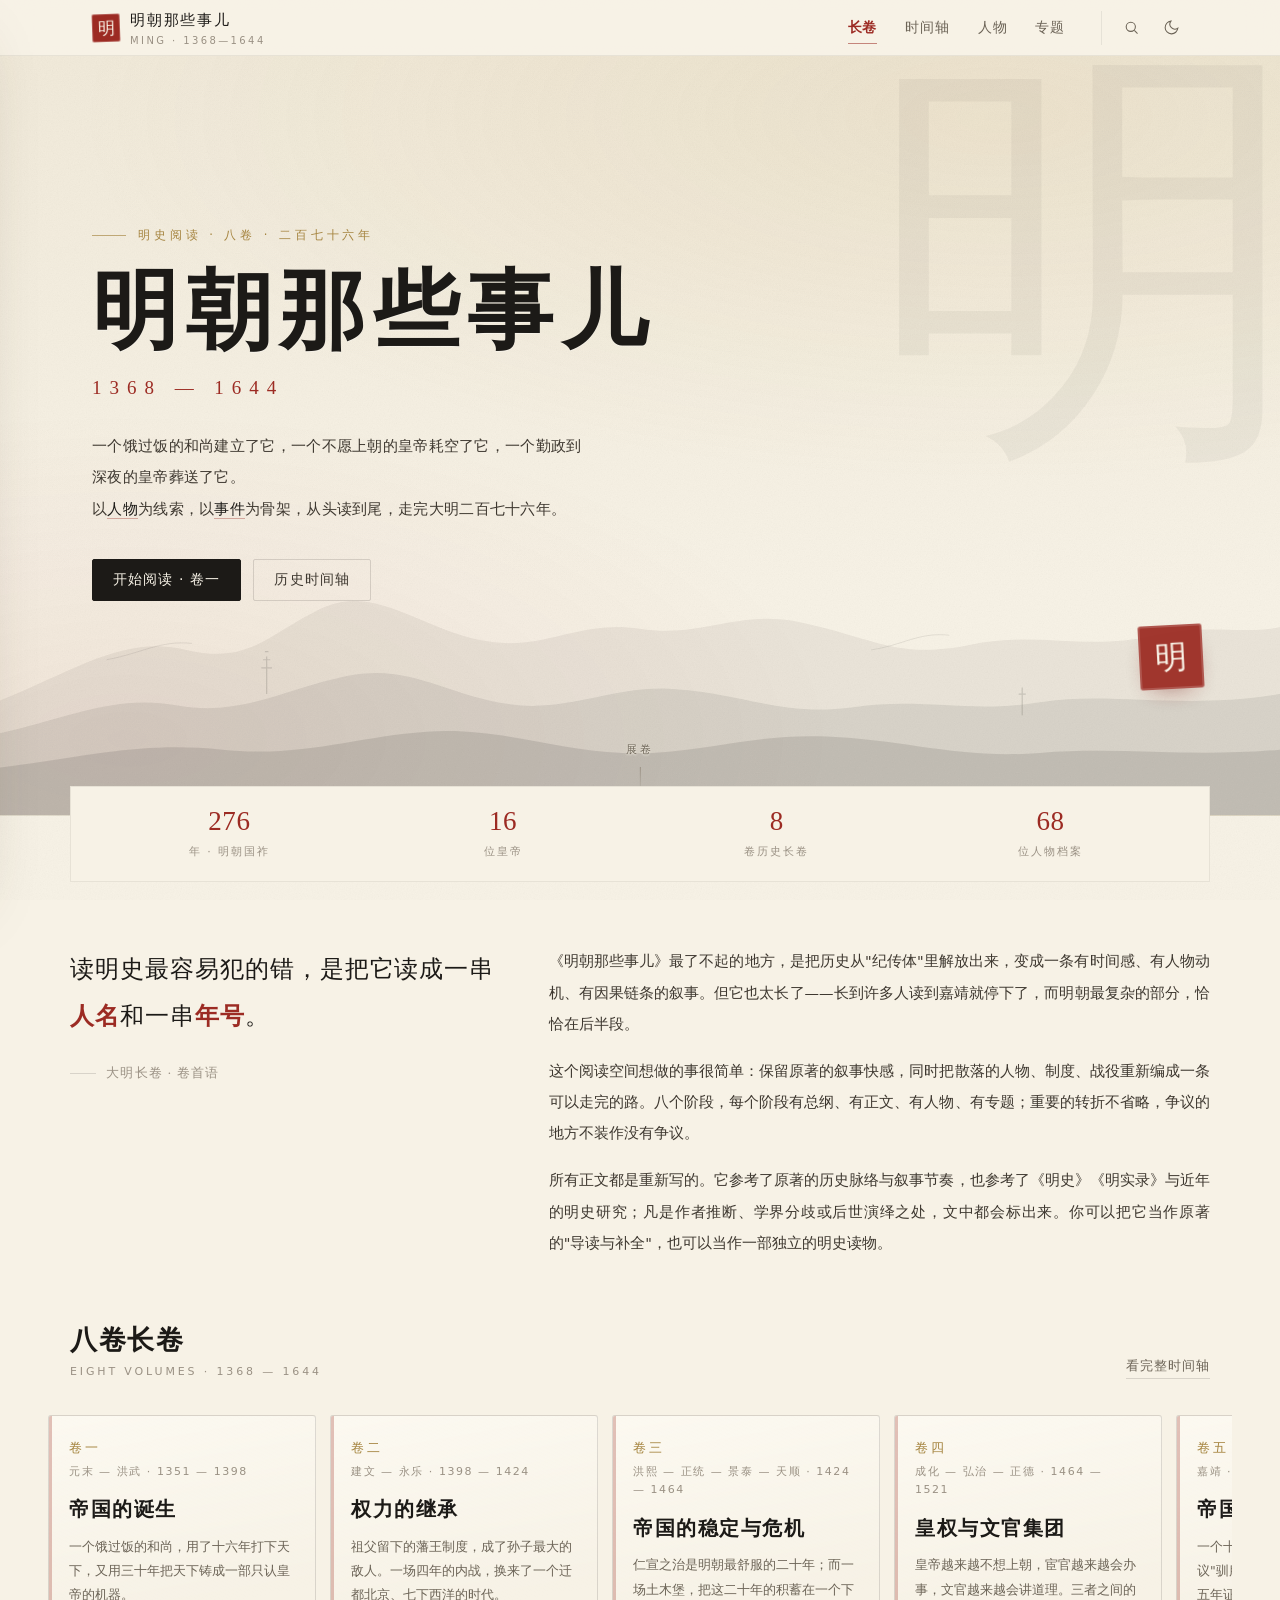
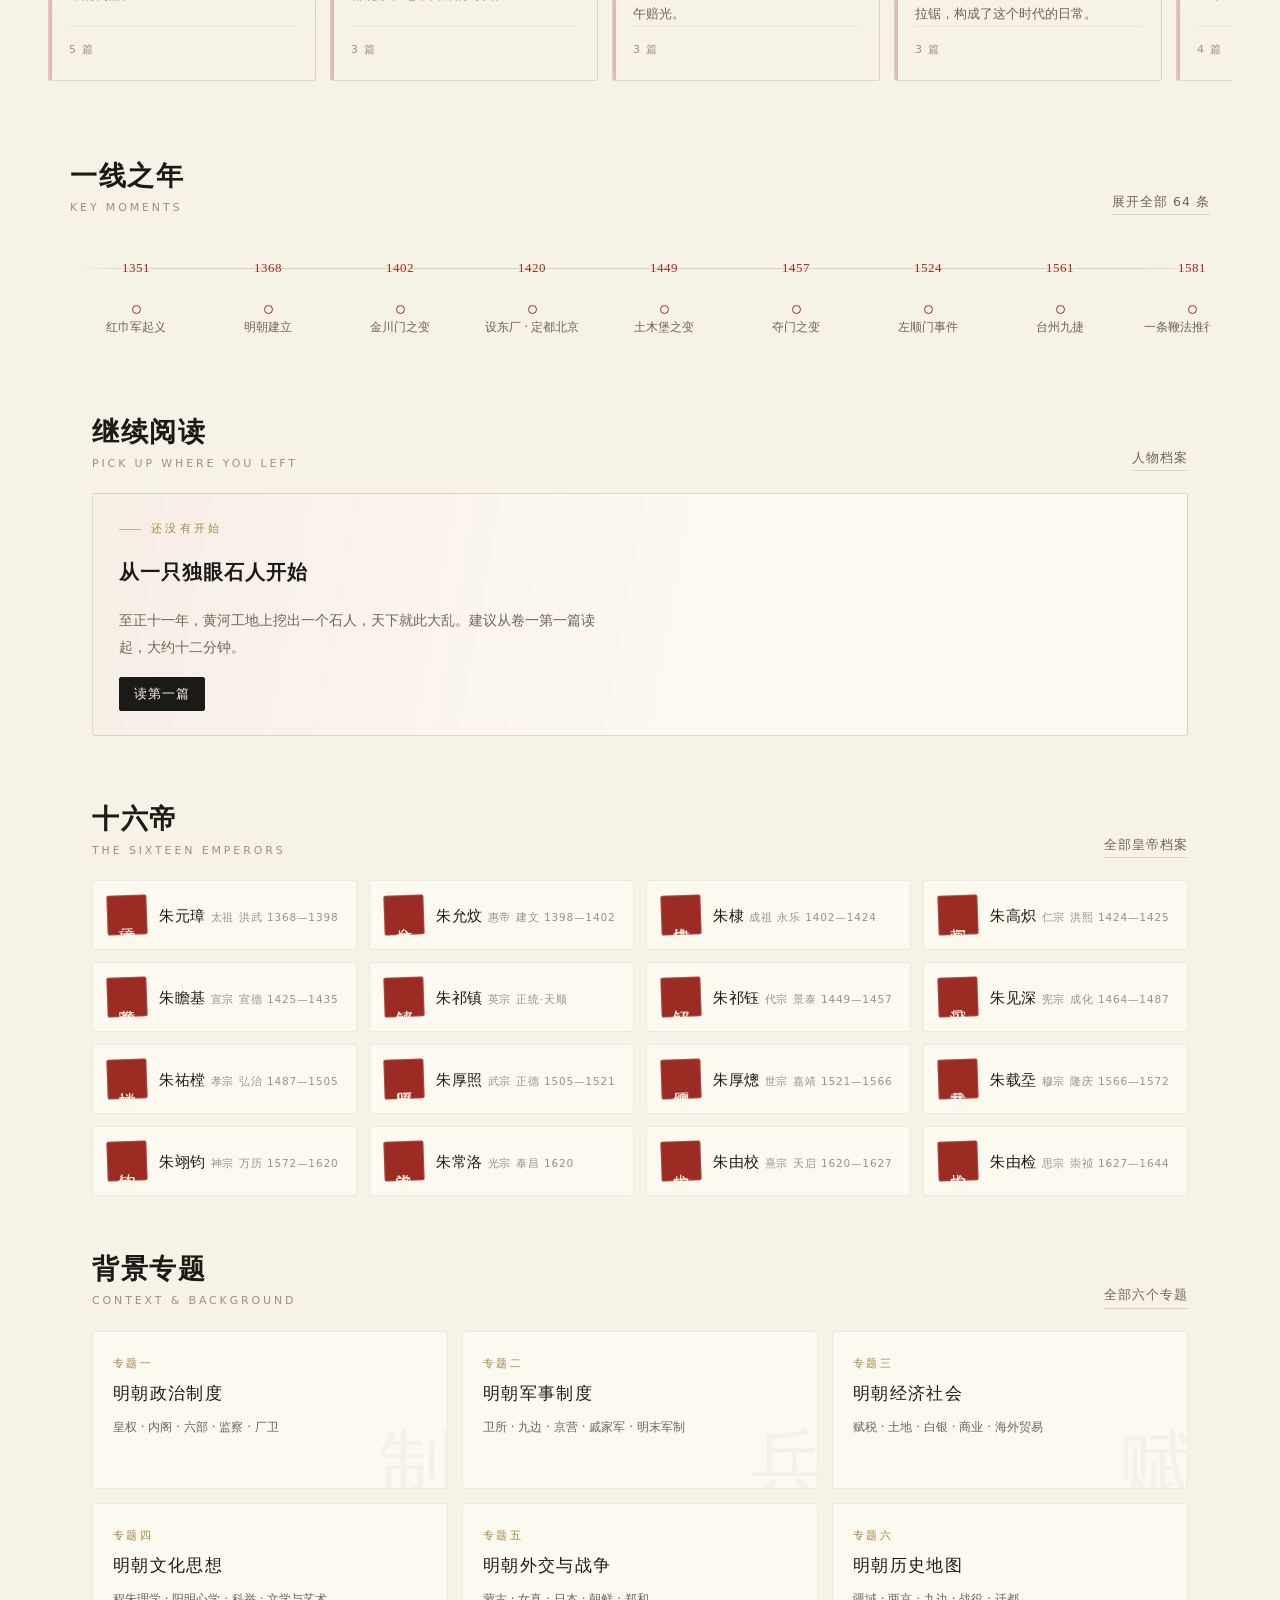
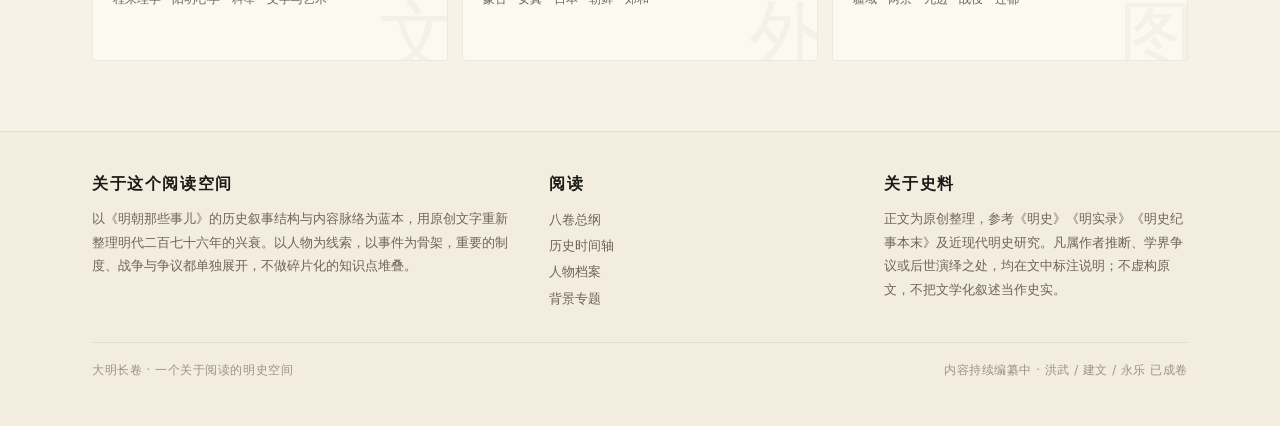
<file: index.html>
<!DOCTYPE html>
<html lang="zh-CN" data-theme="light">
<head>
<meta charset="UTF-8">
<meta name="viewport" content="width=device-width, initial-scale=1, viewport-fit=cover">
<title>明朝那些事儿 · 明代历史沉浸式阅读</title>
<meta name="description" content="以《明朝那些事儿》的历史脉络为蓝本，用原创文字重述明代二百七十六年：八卷、二十六篇长文、六十余位人物档案、六个背景专题。">
<link rel="icon" href="assets/img/favicon.svg" type="image/svg+xml">
<link rel="stylesheet" href="assets/css/base.css">
<link rel="stylesheet" href="assets/css/pages.css">
</head>
<body>

<main>
  <!-- ============ 卷首 ============ -->
  <section class="hero">
    <div class="hero-ink" id="ink"></div>
    <div class="hero-char">明</div>
    <div class="hero-inner wrap">
      <p class="hero-kicker">明史阅读 · 八卷 · 二百七十六年</p>
      <h1 class="hero-title">明朝那些事儿</h1>
      <p class="hero-years">1368 — 1644</p>
      <p class="hero-sub">
        一个饿过饭的和尚建立了它，一个不愿上朝的皇帝耗空了它，一个勤政到深夜的皇帝葬送了它。<br>
        以<em>人物</em>为线索，以<em>事件</em>为骨架，从头读到尾，走完大明二百七十六年。
      </p>
      <div class="hero-actions">
        <a class="btn" href="read.html?ch=ch01">开始阅读 · 卷一</a>
        <a class="btn ghost" href="timeline.html">历史时间轴</a>
      </div>
    </div>
    <div class="hero-seal">明</div>
    <div class="hero-scroll">展卷</div>
  </section>

  <div class="stat-bar wrap" id="stats"></div>

  <!-- ============ 引言 ============ -->
  <section class="intro wrap">
    <div class="intro-grid">
      <div class="reveal">
        <p class="intro-lead">读明史最容易犯的错，是把它读成一串<b>人名</b>和一串<b>年号</b>。</p>
        <p class="intro-sig">大明长卷 · 卷首语</p>
      </div>
      <div class="intro-body reveal" id="introBody"></div>
    </div>
  </section>

  <!-- ============ 八卷 ============ -->
  <section class="vols wrap" id="volumes">
    <div class="sec-head reveal">
      <h2 class="sec-title">八卷长卷<small>EIGHT VOLUMES · 1368 — 1644</small></h2>
      <a class="sec-more" href="timeline.html">看完整时间轴</a>
    </div>
  </section>
  <div class="wrap" style="padding:0"><div class="vol-strip" id="volStrip"></div></div>

  <!-- ============ 时间轴 ============ -->
  <section class="tl-mini wrap">
    <div class="sec-head reveal">
      <h2 class="sec-title">一线之年<small>KEY MOMENTS</small></h2>
      <a class="sec-more" href="timeline.html">展开全部 64 条</a>
    </div>
    <div class="tl-rail" id="tlRail"></div>
  </section>

  <!-- ============ 继续阅读 ============ -->
  <section class="wrap" style="padding-top:40px">
    <div class="sec-head reveal">
      <h2 class="sec-title">继续阅读<small>PICK UP WHERE YOU LEFT</small></h2>
      <a class="sec-more" href="people.html">人物档案</a>
    </div>
    <div class="reveal" id="resumeBox"></div>
    <div class="reveal" id="shelf" style="margin-top:14px"></div>
  </section>

  <!-- ============ 帝王 ============ -->
  <section class="wrap" style="padding-top:52px">
    <div class="sec-head reveal">
      <h2 class="sec-title">十六帝<small>THE SIXTEEN EMPERORS</small></h2>
      <a class="sec-more" href="people.html?cat=emperor">全部皇帝档案</a>
    </div>
    <div class="emp-row reveal" id="empRow"></div>
  </section>

  <!-- ============ 专题 ============ -->
  <section class="wrap" style="padding-top:56px">
    <div class="sec-head reveal">
      <h2 class="sec-title">背景专题<small>CONTEXT & BACKGROUND</small></h2>
      <a class="sec-more" href="topics.html">全部六个专题</a>
    </div>
    <div class="topic-grid reveal" id="topicGrid"></div>
  </section>
</main>

<script src="assets/js/data/volumes.js"></script>
<script src="assets/js/data/people.js"></script>
<script src="assets/js/data/people-ext.js"></script>
<script src="assets/js/data/topics.js"></script>
<script src="assets/js/data/chapters-1.js"></script>
<script src="assets/js/data/chapters-2.js"></script>
<script src="assets/js/data/chapters-3.js"></script>
<script src="assets/js/data/chapters-4.js"></script>
<script src="assets/js/data/chapters-5.js"></script>
<script src="assets/js/data/chapters-6.js"></script>
<script src="assets/js/data/chapters-7.js"></script>
<script src="assets/js/core.js"></script>
<script>
(function(){
  const M = window.MING, $ = s => document.querySelector(s);
  M.chrome('home');
  M.reader.apply();

  $('#ink').innerHTML = M.inkLandscape();

  /* 数据条 */
  $('#stats').innerHTML = [
    ['276', '年 · 明朝国祚'],
    ['16', '位皇帝'],
    ['8', '卷历史长卷'],
    [String(M.people.length), '位人物档案'],
  ].map(([n, l]) => `<div class="stat-cell"><div class="stat-num">${n}</div><div class="stat-lab">${l}</div></div>`).join('');

  /* 引言 */
  $('#introBody').innerHTML = `
    <p>《明朝那些事儿》最了不起的地方，是把历史从"纪传体"里解放出来，变成一条有时间感、有人物动机、有因果链条的叙事。但它也太长了——长到许多人读到嘉靖就停下了，而明朝最复杂的部分，恰恰在后半段。</p>
    <p>这个阅读空间想做的事很简单：保留原著的叙事快感，同时把散落的人物、制度、战役重新编成一条可以走完的路。八个阶段，每个阶段有总纲、有正文、有人物、有专题；重要的转折不省略，争议的地方不装作没有争议。</p>
    <p>所有正文都是重新写的。它参考了原著的历史脉络与叙事节奏，也参考了《明史》《明实录》与近年的明史研究；凡是作者推断、学界分歧或后世演绎之处，文中都会标出来。你可以把它当作原著的"导读与补全"，也可以当作一部独立的明史读物。</p>`;

  /* 八卷 */
  $('#volStrip').innerHTML = M.volumes.map(M.volCard).join('');

  /* 时间轴 */
  const pick = [1351, 1368, 1402, 1420, 1449, 1457, 1524, 1561, 1581, 1619, 1644, 1662];
  const rail = pick.map(y => {
    const evs = M.timeline.filter(t => t.y === y);
    if (!evs.length) return '';
    return `<a class="tl-node" href="timeline.html">
      <div class="tl-year">${y}</div>
      <div class="tl-dot"></div>
      <div class="tl-txt">${M.esc(evs[0].t)}</div>
    </a>`;
  }).join('');
  $('#tlRail').innerHTML = rail;

  /* 继续阅读 */
  const last = M.pos.last();
  const box = $('#resumeBox');
  if (last && M.chapter(last.id)) {
    const c = M.chapter(last.id), v = M.vol(c.vol), r = Math.round(M.pos.get(c.id) * 100);
    box.innerHTML = `<div class="resume">
      <span class="kicker">上次读到</span>
      <h3 class="resume-ch">${M.esc(c.title)}</h3>
      <div class="resume-meta"><span>${v.no} · ${v.title}</span><span>${c.years}</span><span>已读 ${r}%</span><span>${M.fmtDate(last.t)}</span></div>
      <div class="resume-bar"><i style="width:${Math.max(2, r)}%"></i></div>
      <div style="display:flex;gap:10px;flex-wrap:wrap;align-items:center">
        <a class="btn sm" href="read.html?ch=${c.id}">${r > 1 ? '接着读' : '开始读'}</a>
        <a class="btn ghost sm" href="read.html?ch=${c.id}&from=top">从头读</a>
        <span style="font-size:11.5px;color:var(--ink-4);letter-spacing:.06em">阅读位置与书签保存在本机</span>
      </div>
    </div>`;
  } else {
    box.innerHTML = `<div class="resume"><div class="resume-empty">
      <span class="kicker">还没有开始</span>
      <h3 class="resume-ch">从一只独眼石人开始</h3>
      <p style="font-size:13.5px;line-height:2;color:var(--ink-3);max-width:36em;margin:0">
        至正十一年，黄河工地上挖出一个石人，天下就此大乱。建议从卷一第一篇读起，大约十二分钟。</p>
      <a class="btn sm" href="read.html?ch=ch01" style="margin-top:6px">读第一篇</a>
    </div></div>`;
  }

  /* 书架：收藏、书签与足迹 */
  const favs = M.fav.all().filter(id => M.chapter(id)).slice(0, 6);
  const marks = M.mark.all().filter(m => M.chapter(m.id)).slice(0, 4);
  const hist = M.pos.hist().filter(h => M.chapter(h.id)).slice(0, 5);
  const shelf = $('#shelf');
  if (favs.length || marks.length || hist.length > 1) {
    shelf.innerHTML = `
      ${favs.length ? `<div style="margin-bottom:16px">
        <div style="font-size:11px;letter-spacing:.2em;color:var(--ink-4);margin-bottom:9px">收藏的篇目</div>
        <div style="display:flex;gap:8px;flex-wrap:wrap">
          ${favs.map(id => { const c = M.chapter(id); return `<a class="chip" href="read.html?ch=${c.id}">
            <span style="color:var(--zhu);margin-right:6px">▮</span>${M.esc(c.title)}</a>`; }).join('')}
        </div></div>` : ''}
      ${marks.length ? `<div style="margin-bottom:16px">
        <div style="font-size:11px;letter-spacing:.2em;color:var(--ink-4);margin-bottom:9px">书签</div>
        <div style="display:flex;flex-direction:column;gap:7px">
          ${marks.map(m => { const c = M.chapter(m.id); return `<a href="read.html?ch=${c.id}" style="display:flex;gap:10px;align-items:baseline;padding:9px 12px;border:1px solid var(--line-2);border-radius:2px;background:var(--card)">
            <span style="font-size:10.5px;color:var(--gold);letter-spacing:.08em;white-space:nowrap">${M.esc(c.title)}</span>
            <span style="font-size:11.5px;color:var(--ink-4);overflow:hidden;text-overflow:ellipsis;white-space:nowrap">${M.esc(m.text || '')}</span></a>`; }).join('')}
        </div></div>` : ''}
      ${hist.length > 1 ? `<div>
        <div style="font-size:11px;letter-spacing:.2em;color:var(--ink-4);margin-bottom:9px">阅读足迹</div>
        <div style="display:flex;gap:16px;flex-wrap:wrap">
          ${hist.map(h => { const c = M.chapter(h.id); return `<a href="read.html?ch=${c.id}" style="font-size:12px;color:var(--ink-3);border-bottom:1px dotted var(--line)">
            ${M.esc(c.title)} <span style="color:var(--ink-4);font-size:10.5px">${M.fmtDate(h.t)}</span></a>`; }).join('')}
        </div></div>` : ''}`;
  }

  /* 十六帝 */
  const EMP = [
    ['zhuyuanzhang', '太祖', '洪武 1368—1398'],
    ['zhuyunwen', '惠帝', '建文 1398—1402'],
    ['zhudi', '成祖', '永乐 1402—1424'],
    ['zhugaochi', '仁宗', '洪熙 1424—1425'],
    ['zhuzhanji', '宣宗', '宣德 1425—1435'],
    ['zhuqizhen', '英宗', '正统·天顺'],
    ['zhubianyu', '代宗', '景泰 1449—1457'],
    ['zhujianshen', '宪宗', '成化 1464—1487'],
    ['zhuyoutang', '孝宗', '弘治 1487—1505'],
    ['zhuhouzhao', '武宗', '正德 1505—1521'],
    ['zhuhouzhong', '世宗', '嘉靖 1521—1566'],
    ['zhuzaihou', '穆宗', '隆庆 1566—1572'],
    ['zhuyijun', '神宗', '万历 1572—1620'],
    ['zhuchangluo', '光宗', '泰昌 1620'],
    ['zhuyoujiao', '熹宗', '天启 1620—1627'],
    ['zhuyoujian', '思宗', '崇祯 1627—1644'],
  ];
  $('#empRow').innerHTML = EMP.map(([id, miao, reign]) => {
    const p = M.person(id);
    return `<a class="emp" href="person.html?id=${id}">
      <span class="emp-seal">${p ? M.sealChar(p) : '明'}</span>
      <span><span class="emp-name">${p ? p.name : '待补'} <span style="font-size:10.5px;color:var(--ink-4)">${miao}</span></span>
      <span class="emp-meta">${reign}</span></span></a>`;
  }).join('');

  /* 专题 */
  $('#topicGrid').innerHTML = M.topics.map(M.topicCard).join('');

  M.reveal();
})();
</script>
</body>
</html>
</file>
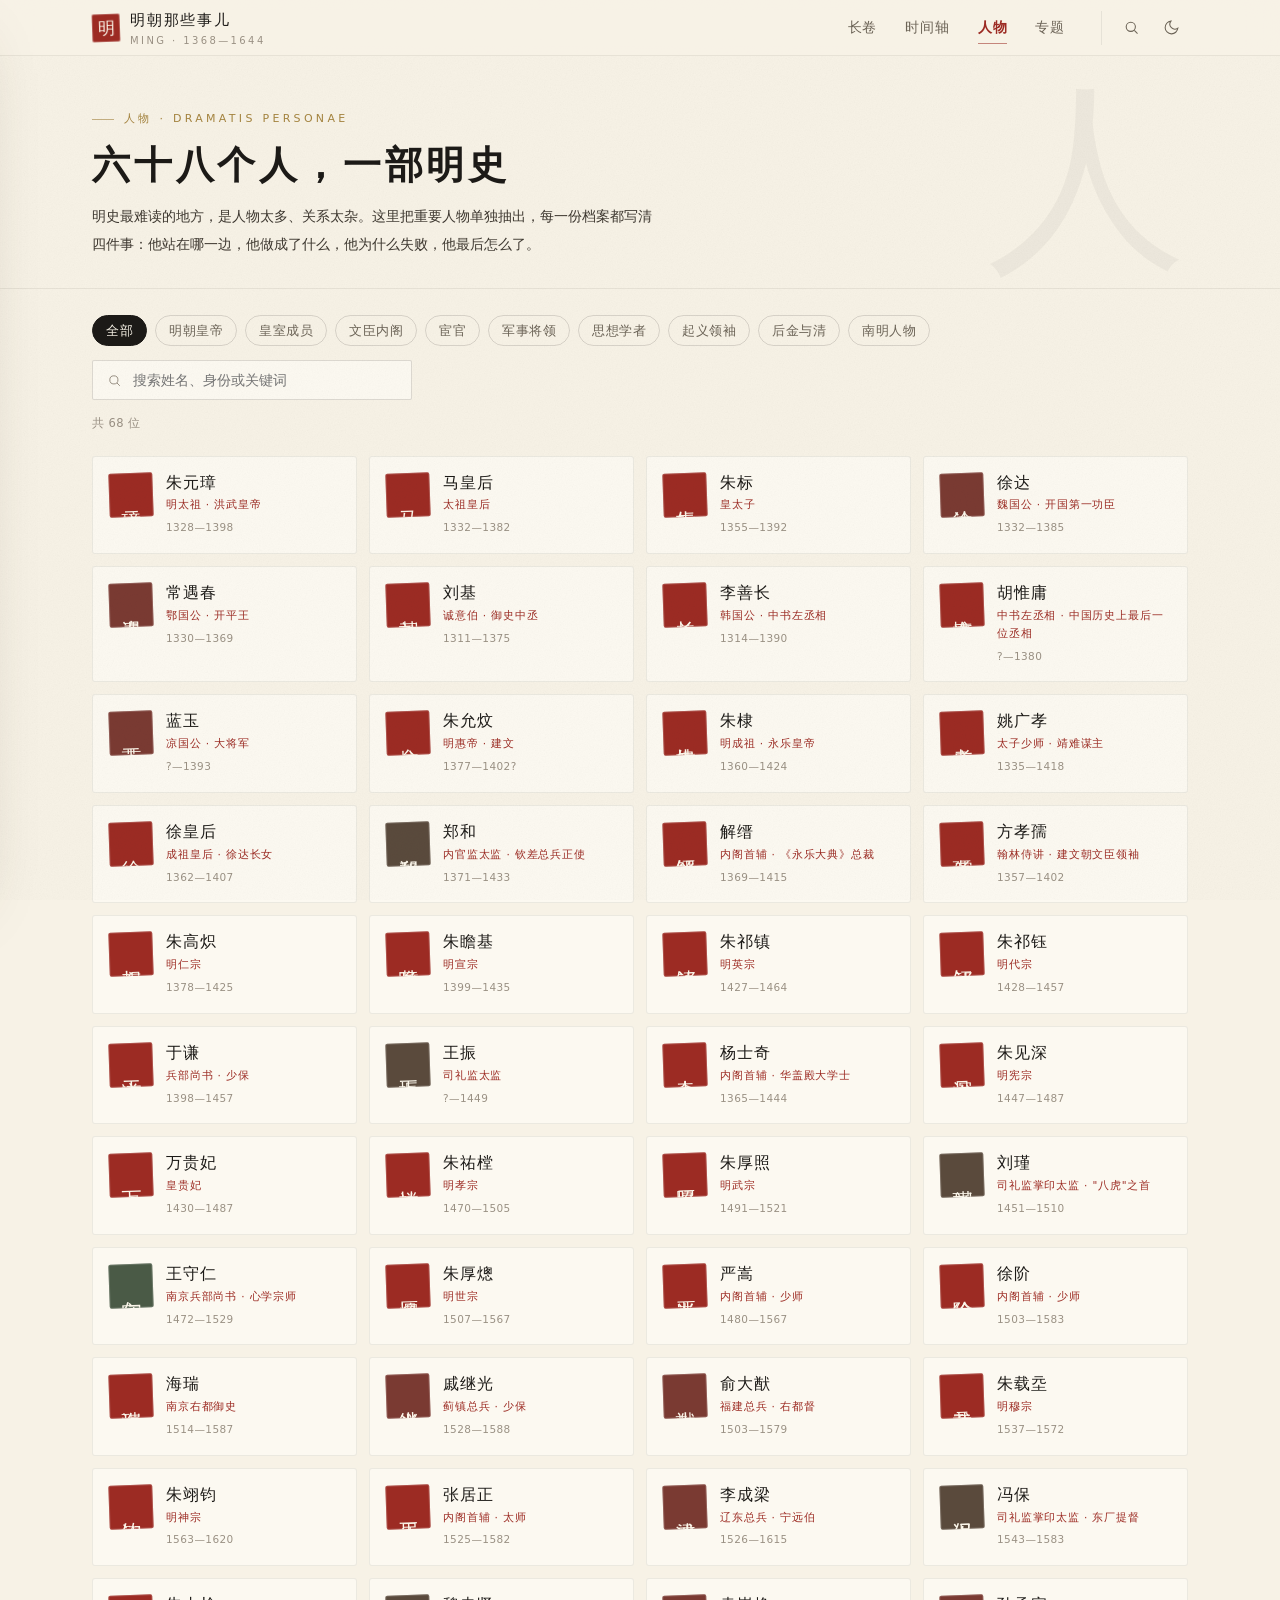
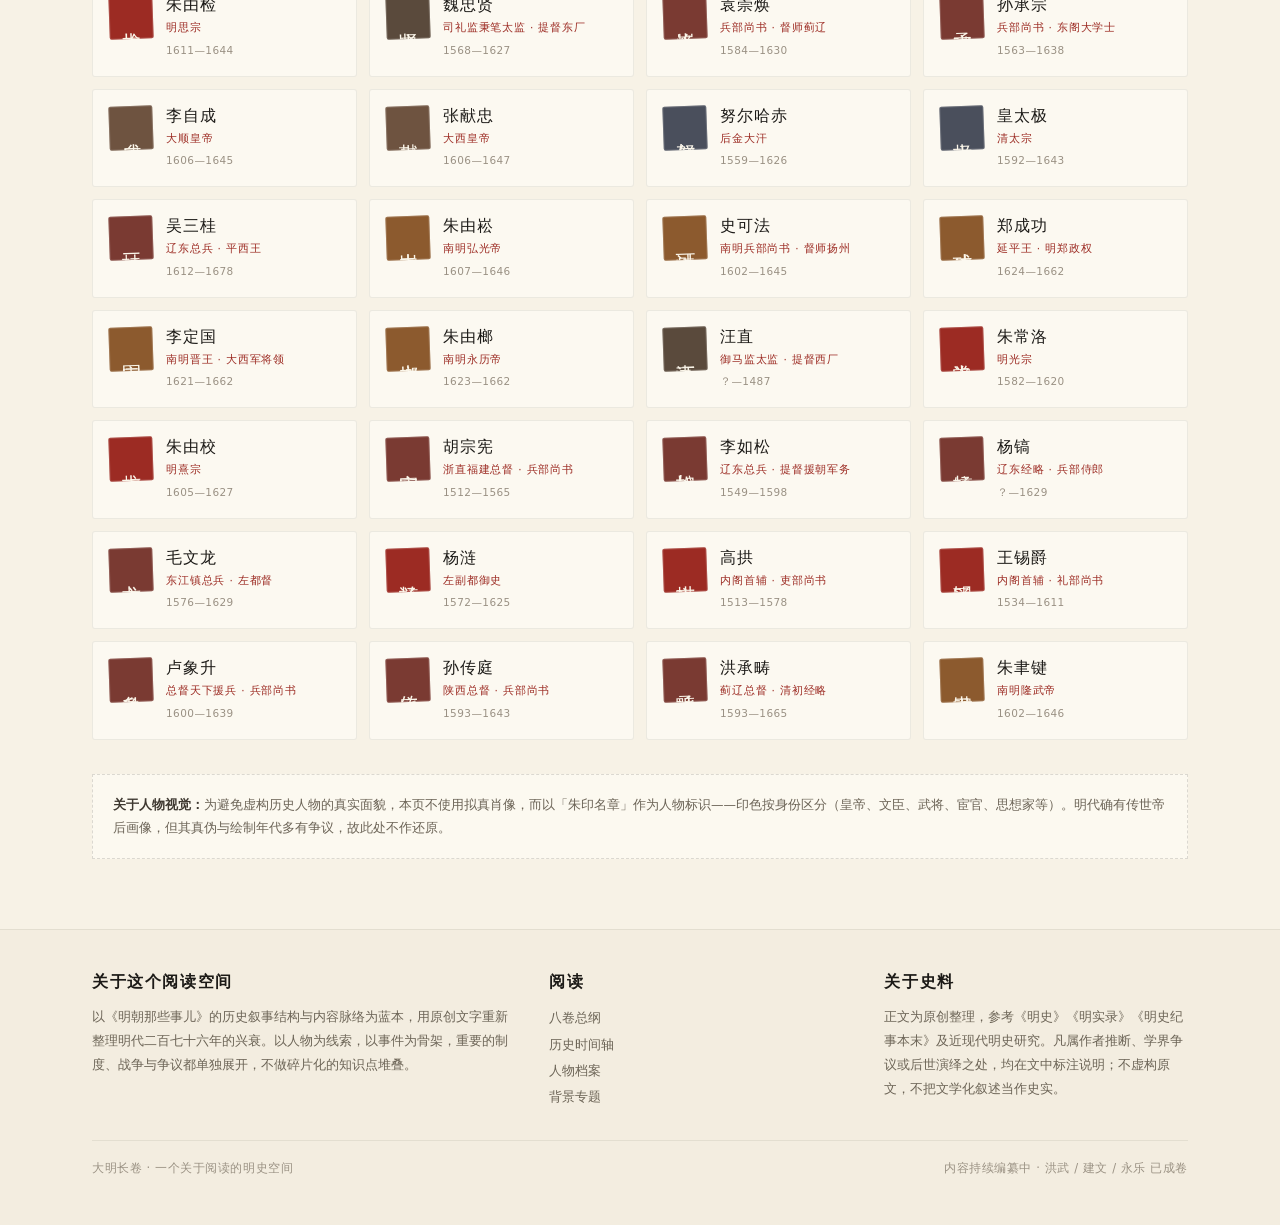
<file: people.html>
<!DOCTYPE html>
<html lang="zh-CN" data-theme="light">
<head>
<meta charset="UTF-8">
<meta name="viewport" content="width=device-width, initial-scale=1, viewport-fit=cover">
<title>人物档案 · 明朝那些事儿</title>
<meta name="description" content="明代皇帝、文臣、宦官、将领、思想家与南明人物的档案：生平、政治立场、主要功绩、历史争议与最终结局。">
<link rel="icon" href="assets/img/favicon.svg" type="image/svg+xml">
<link rel="stylesheet" href="assets/css/base.css">
<link rel="stylesheet" href="assets/css/pages.css">
</head>
<body>
<main>
  <section class="page-head">
    <div class="wrap" style="position:relative">
      <span class="mask-char">人</span>
      <span class="kicker">人物 · DRAMATIS PERSONAE</span>
      <h1>六十八个人，一部明史</h1>
      <p>明史最难读的地方，是人物太多、关系太杂。这里把重要人物单独抽出，每一份档案都写清四件事：他站在哪一边，他做成了什么，他为什么失败，他最后怎么了。</p>
    </div>
  </section>

  <section class="wrap" style="padding-top:26px">
    <div style="display:flex;gap:14px;flex-wrap:wrap;align-items:center;justify-content:space-between">
      <div class="p-filter" id="filter" style="margin:0"></div>
      <div class="search-box">
        <svg viewBox="0 0 24 24"><circle cx="11" cy="11" r="6.5"/><path d="m16 16 4.5 4.5"/></svg>
        <input type="search" id="q" placeholder="搜索姓名、身份或关键词" autocomplete="off">
      </div>
    </div>
    <p style="font-size:11.5px;color:var(--ink-4);margin:14px 0 22px;letter-spacing:.04em" id="count"></p>
    <div class="p-grid" id="grid"></div>
    <div class="pending-note" style="margin-top:34px">
      <b>关于人物视觉：</b>为避免虚构历史人物的真实面貌，本页不使用拟真肖像，而以「朱印名章」作为人物标识——印色按身份区分（皇帝、文臣、武将、宦官、思想家等）。明代确有传世帝后画像，但其真伪与绘制年代多有争议，故此处不作还原。
    </div>
  </section>
</main>

<script src="assets/js/data/volumes.js"></script>
<script src="assets/js/data/people.js"></script>
<script src="assets/js/data/people-ext.js"></script>
<script src="assets/js/data/topics.js"></script>
<script src="assets/js/data/chapters-1.js"></script>
<script src="assets/js/data/chapters-2.js"></script>
<script src="assets/js/data/chapters-3.js"></script>
<script src="assets/js/data/chapters-4.js"></script>
<script src="assets/js/data/chapters-5.js"></script>
<script src="assets/js/data/chapters-6.js"></script>
<script src="assets/js/data/chapters-7.js"></script>
<script src="assets/js/core.js"></script>
<script>
(function(){
  const M = window.MING, $ = s => document.querySelector(s);
  M.chrome('people');

  let cat = M.qs('cat') || 'all', q = '';

  const cats = [{id:'all', name:'全部'}].concat(M.cats);
  $('#filter').innerHTML = cats.map(c => `<button class="chip ${c.id===cat?'on':''}" data-cat="${c.id}">${c.name}</button>`).join('');

  function render(){
    let arr = M.people.slice();
    if (cat !== 'all') arr = arr.filter(p => p.cat === cat);
    if (q) {
      const s = q.toLowerCase();
      arr = arr.filter(p => (p.name + p.alias + p.title + p.brief + M.catName(p.cat)).toLowerCase().includes(s));
    }
    $('#count').textContent = `共 ${arr.length} 位${cat !== 'all' ? ' · ' + M.catName(cat) : ''}${q ? ' · 关键词「' + q + '」' : ''}`;
    $('#grid').innerHTML = arr.length ? arr.map(M.personCard).join('')
      : '<p style="color:var(--ink-4);font-size:13px;padding:20px 0">没有匹配的人物。</p>';
  }
  render();

  $('#filter').addEventListener('click', e => {
    const b = e.target.closest('.chip'); if (!b) return;
    cat = b.dataset.cat;
    document.querySelectorAll('#filter .chip').forEach(c => c.classList.toggle('on', c === b));
    render();
  });
  let t;
  $('#q').addEventListener('input', e => {
    clearTimeout(t);
    t = setTimeout(() => { q = e.target.value.trim(); render(); }, 160);
  });
  M.reveal();
})();
</script>
</body>
</html>
</file>
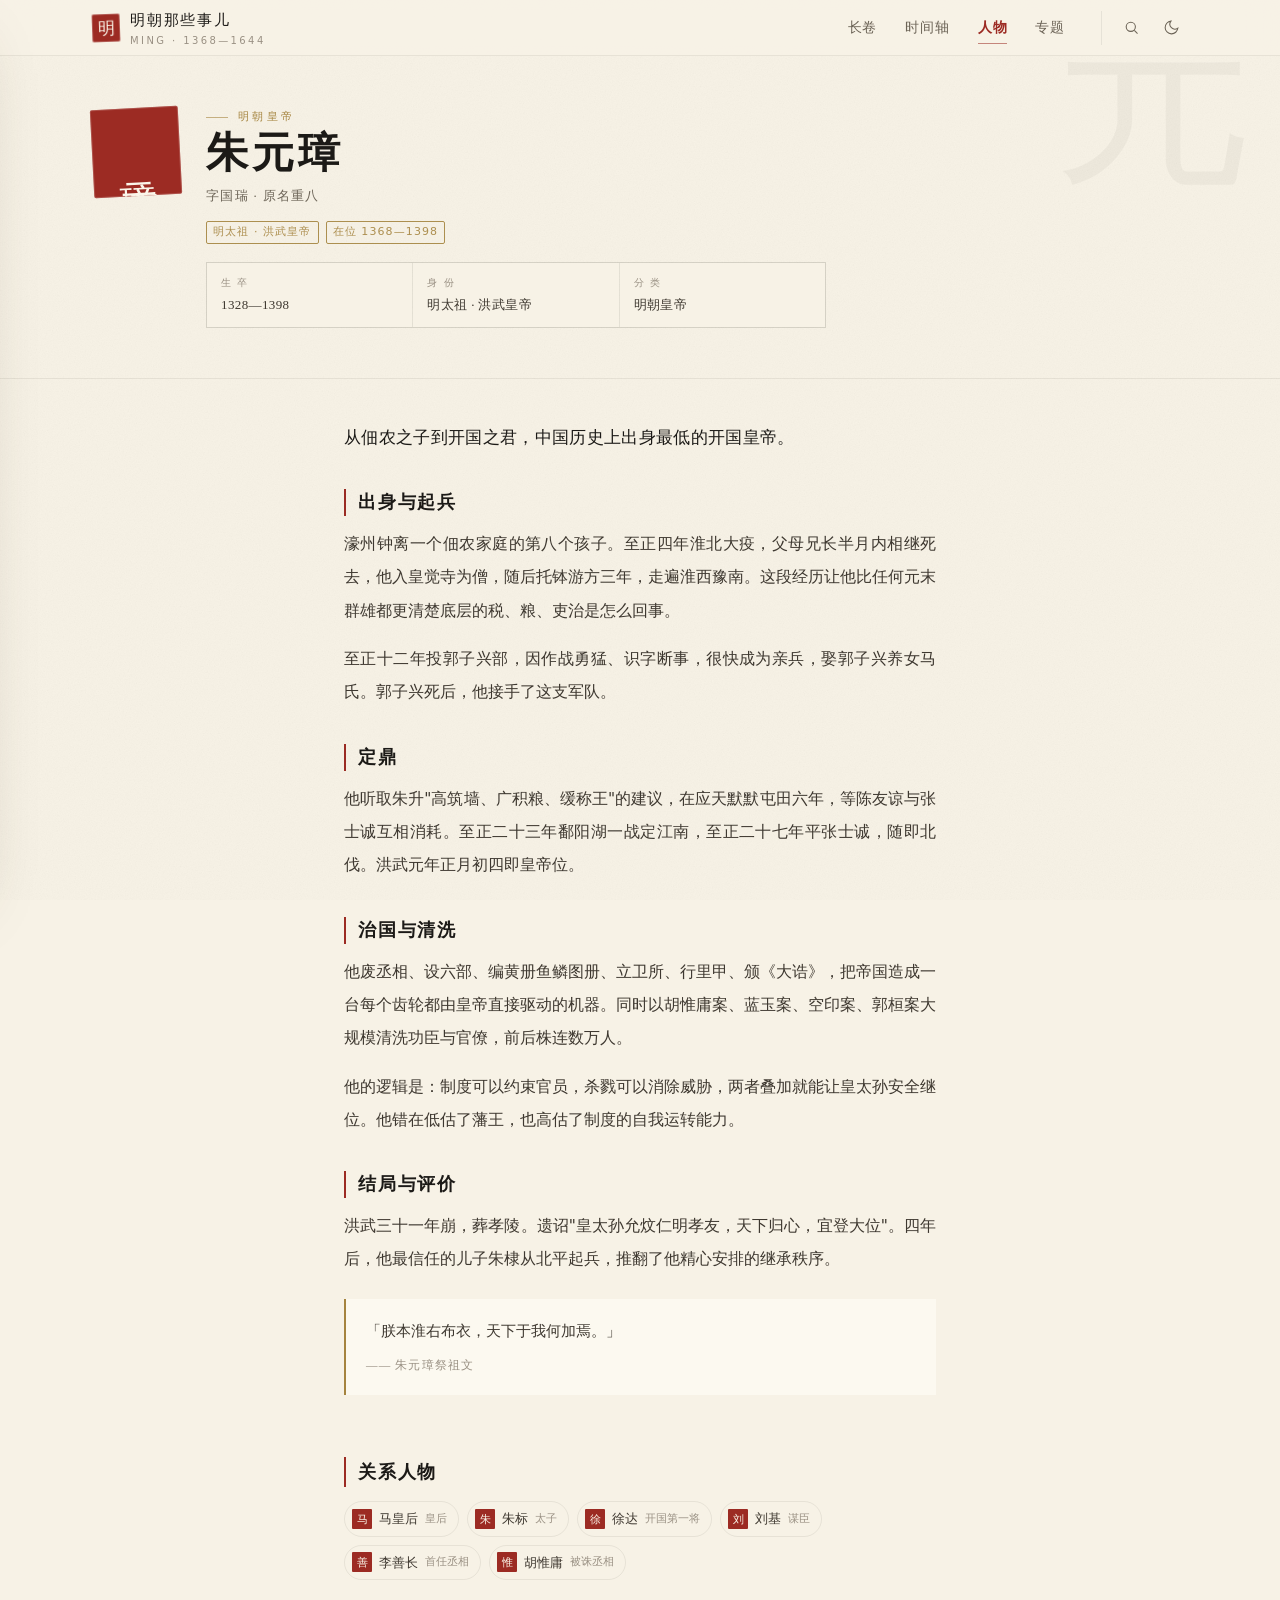
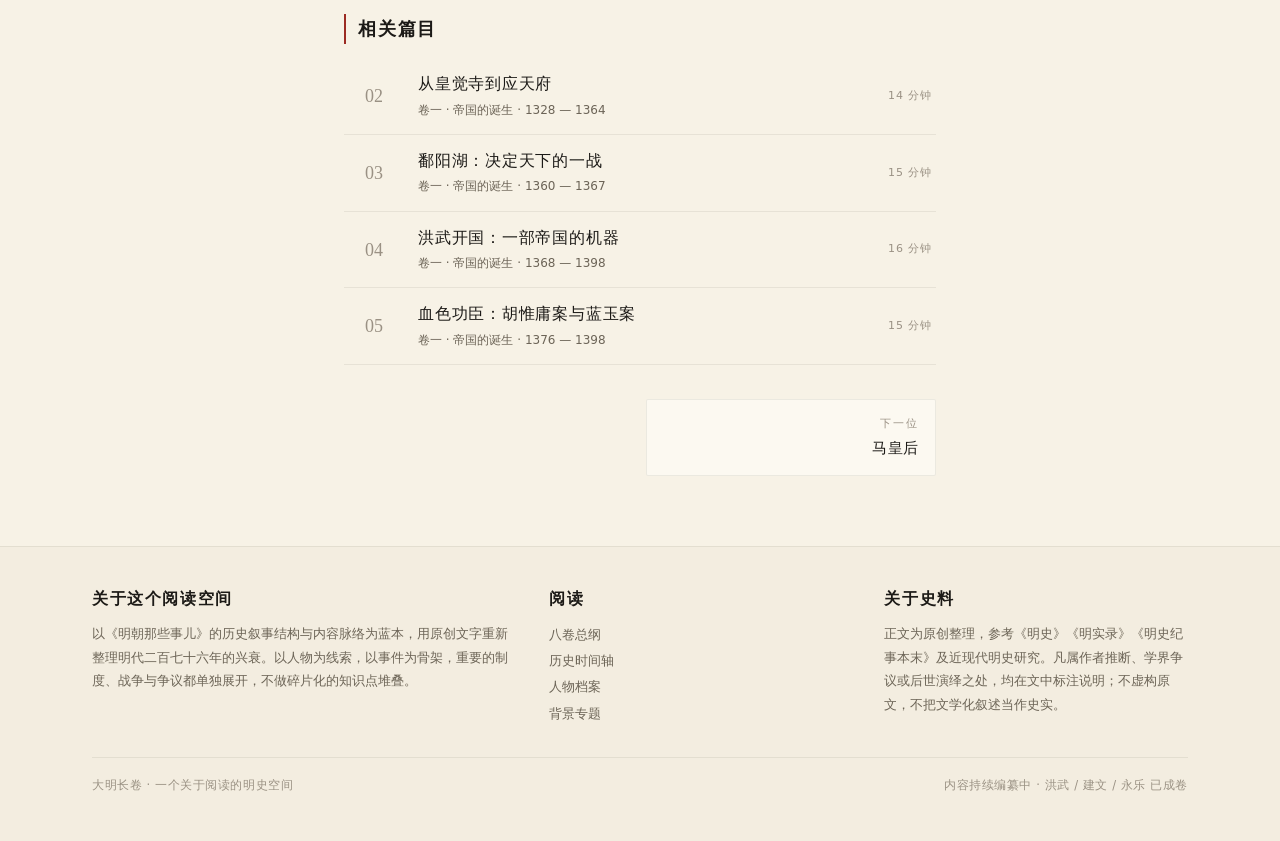
<file: person.html>
<!DOCTYPE html>
<html lang="zh-CN" data-theme="light">
<head>
<meta charset="UTF-8">
<meta name="viewport" content="width=device-width, initial-scale=1, viewport-fit=cover">
<title>人物档案 · 明朝那些事儿</title>
<link rel="icon" href="assets/img/favicon.svg" type="image/svg+xml">
<link rel="stylesheet" href="assets/css/base.css">
<link rel="stylesheet" href="assets/css/pages.css">
</head>
<body>
<main id="main"></main>
<script src="assets/js/data/volumes.js"></script>
<script src="assets/js/data/people.js"></script>
<script src="assets/js/data/people-ext.js"></script>
<script src="assets/js/data/topics.js"></script>
<script src="assets/js/data/chapters-1.js"></script>
<script src="assets/js/data/chapters-2.js"></script>
<script src="assets/js/data/chapters-3.js"></script>
<script src="assets/js/data/chapters-4.js"></script>
<script src="assets/js/data/chapters-5.js"></script>
<script src="assets/js/data/chapters-6.js"></script>
<script src="assets/js/data/chapters-7.js"></script>
<script src="assets/js/core.js"></script>
<script>
(function(){
  const M = window.MING, $ = s => document.querySelector(s);
  M.chrome('people');

  const p = M.person(M.qs('id') || 'zhuyuanzhang');
  if (!p) { $('#main').innerHTML = '<div class="wrap" style="padding:80px 0">没有找到这份档案。<a href="people.html" style="color:var(--zhu)">返回人物库</a></div>'; return; }
  document.title = p.name + ' · 人物档案 · 明朝那些事儿';

  const idx = M.people.findIndex(x => x.id === p.id);
  const prev = M.people[idx-1], next = M.people[idx+1];

  $('#main').innerHTML = `
  <section class="person-hero">
    <div class="wrap">
      <span class="big-char" style="right:2%;top:-40px;font-size:200px">${M.esc(M.sealChar(p))[0]}</span>
      <div class="person-hero-inner">
        <div>${M.sealFace(p, true)}</div>
        <div style="flex:1;min-width:0">
          <span class="kicker">${M.catName(p.cat)}</span>
          <h1 class="person-h1">${M.esc(p.name)}</h1>
          <div class="person-alias">${M.esc(p.alias || '')}</div>
          <div class="person-tags">
            <span class="tag">${M.esc(p.title)}</span>
            ${p.reign ? `<span class="tag">${M.esc(p.reign)}</span>` : ''}
          </div>
          <dl class="person-life">
            <div><dt>生 卒</dt><dd>${M.esc(p.life || '不详')}</dd></div>
            <div><dt>身 份</dt><dd>${M.esc(p.title)}</dd></div>
            <div><dt>分 类</dt><dd>${M.catName(p.cat)}</dd></div>
          </dl>
        </div>
      </div>
    </div>
  </section>

  <section class="wrap" style="padding-top:6px">
    <div style="display:grid;grid-template-columns:1fr;max-width:var(--r-width);margin:0 auto">
      <div class="p-body">
        <p style="font-family:var(--serif);font-size:17px;line-height:2;color:var(--ink);letter-spacing:.02em">${M.esc(p.brief)}</p>
        ${p.sections.map(s => `<h2>${M.esc(s.h)}</h2>${s.p.map(x => `<p>${M.autolink(x, {count:{}})}</p>`).join('')}`).join('')}
        ${p.quote ? `<div class="p-quote">${M.esc(p.quote.t)}<cite>${M.esc(p.quote.c)}</cite></div>` : ''}
      </div>
    </div>

    ${(p.rel && p.rel.length) ? `<div style="max-width:var(--r-width);margin:8px auto 0">
      <h2 style="font-family:var(--serif);font-size:18px;letter-spacing:.1em;padding-left:12px;border-left:2px solid var(--zhu);margin:30px 0 6px">关系人物</h2>
      <div class="rel-list">
        ${p.rel.map(r => { const o = M.person(r.id); return o ? `<a class="rel" href="person.html?id=${o.id}"><i>${M.esc(M.sealChar(o))[0]}</i>${M.esc(o.name)} <em>${M.esc(r.l)}</em></a>` : ''; }).join('')}
      </div>
    </div>` : ''}

    ${(p.chapters && p.chapters.length) ? `<div style="max-width:var(--r-width);margin:0 auto">
      <h2 style="font-family:var(--serif);font-size:18px;letter-spacing:.1em;padding-left:12px;border-left:2px solid var(--zhu);margin:34px 0 14px">相关篇目</h2>
      <div class="ch-list" style="border-top:0">
        ${p.chapters.map(cid => { const c = M.chapter(cid); if (!c) return ''; const v = M.vol(c.vol);
          return `<a class="ch-item" href="read.html?ch=${c.id}" style="padding:14px 4px">
            <span class="ch-num" style="font-size:18px">${String(c.no).padStart(2,'0')}</span>
            <span><span class="ch-t" style="font-size:15.5px">${M.esc(c.title)}</span>
            <span class="ch-s">${v.no} · ${M.esc(v.title)} · ${c.years}</span></span>
            <span class="ch-meta">${c.minutes} 分钟</span></a>`; }).join('')}
      </div>
    </div>` : ''}

    <div class="pn-nav" style="max-width:var(--r-width);margin:34px auto 0">
      ${prev ? `<a class="pn" href="person.html?id=${prev.id}"><span class="pn-dir">上一位</span><span class="pn-t">${M.esc(prev.name)}</span></a>` : '<span></span>'}
      ${next ? `<a class="pn next" href="person.html?id=${next.id}"><span class="pn-dir">下一位</span><span class="pn-t">${M.esc(next.name)}</span></a>` : '<span></span>'}
    </div>
  </section>`;

  M.reveal();
})();
</script>
</body>
</html>
</file>
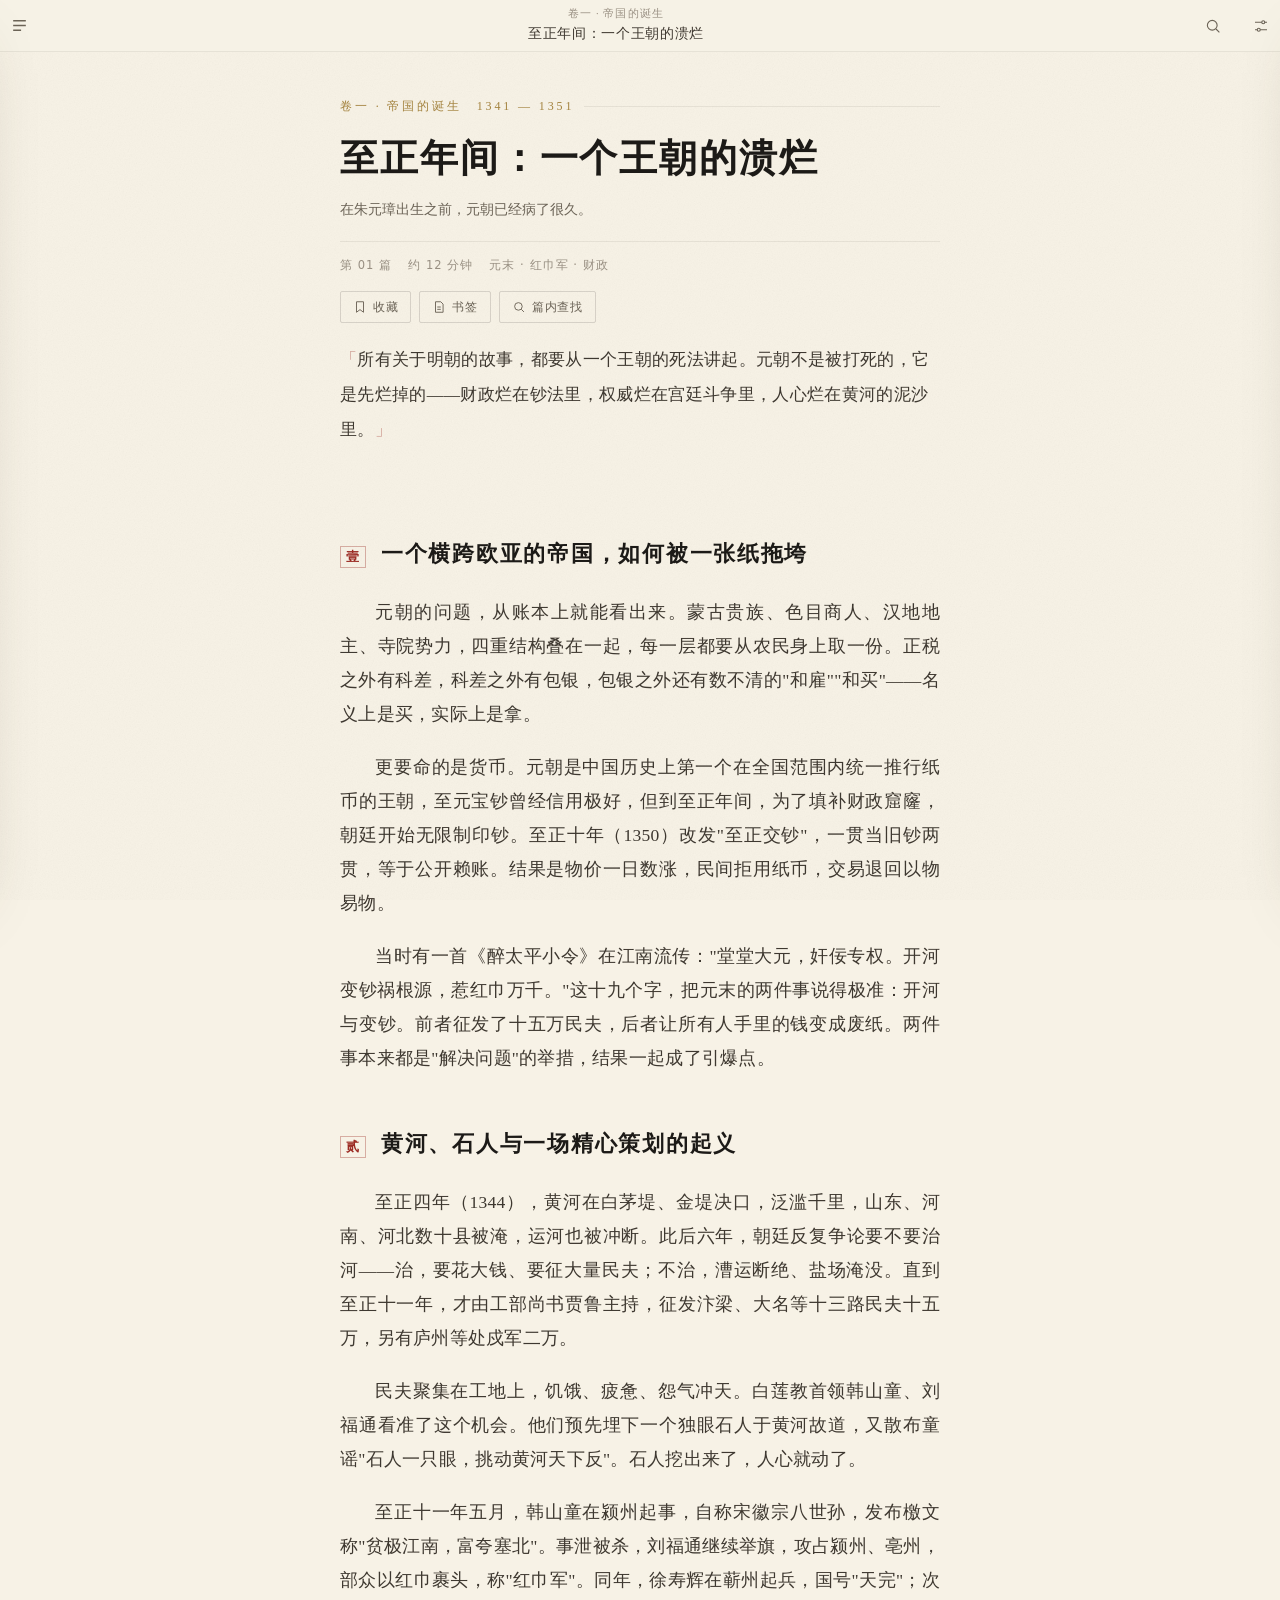
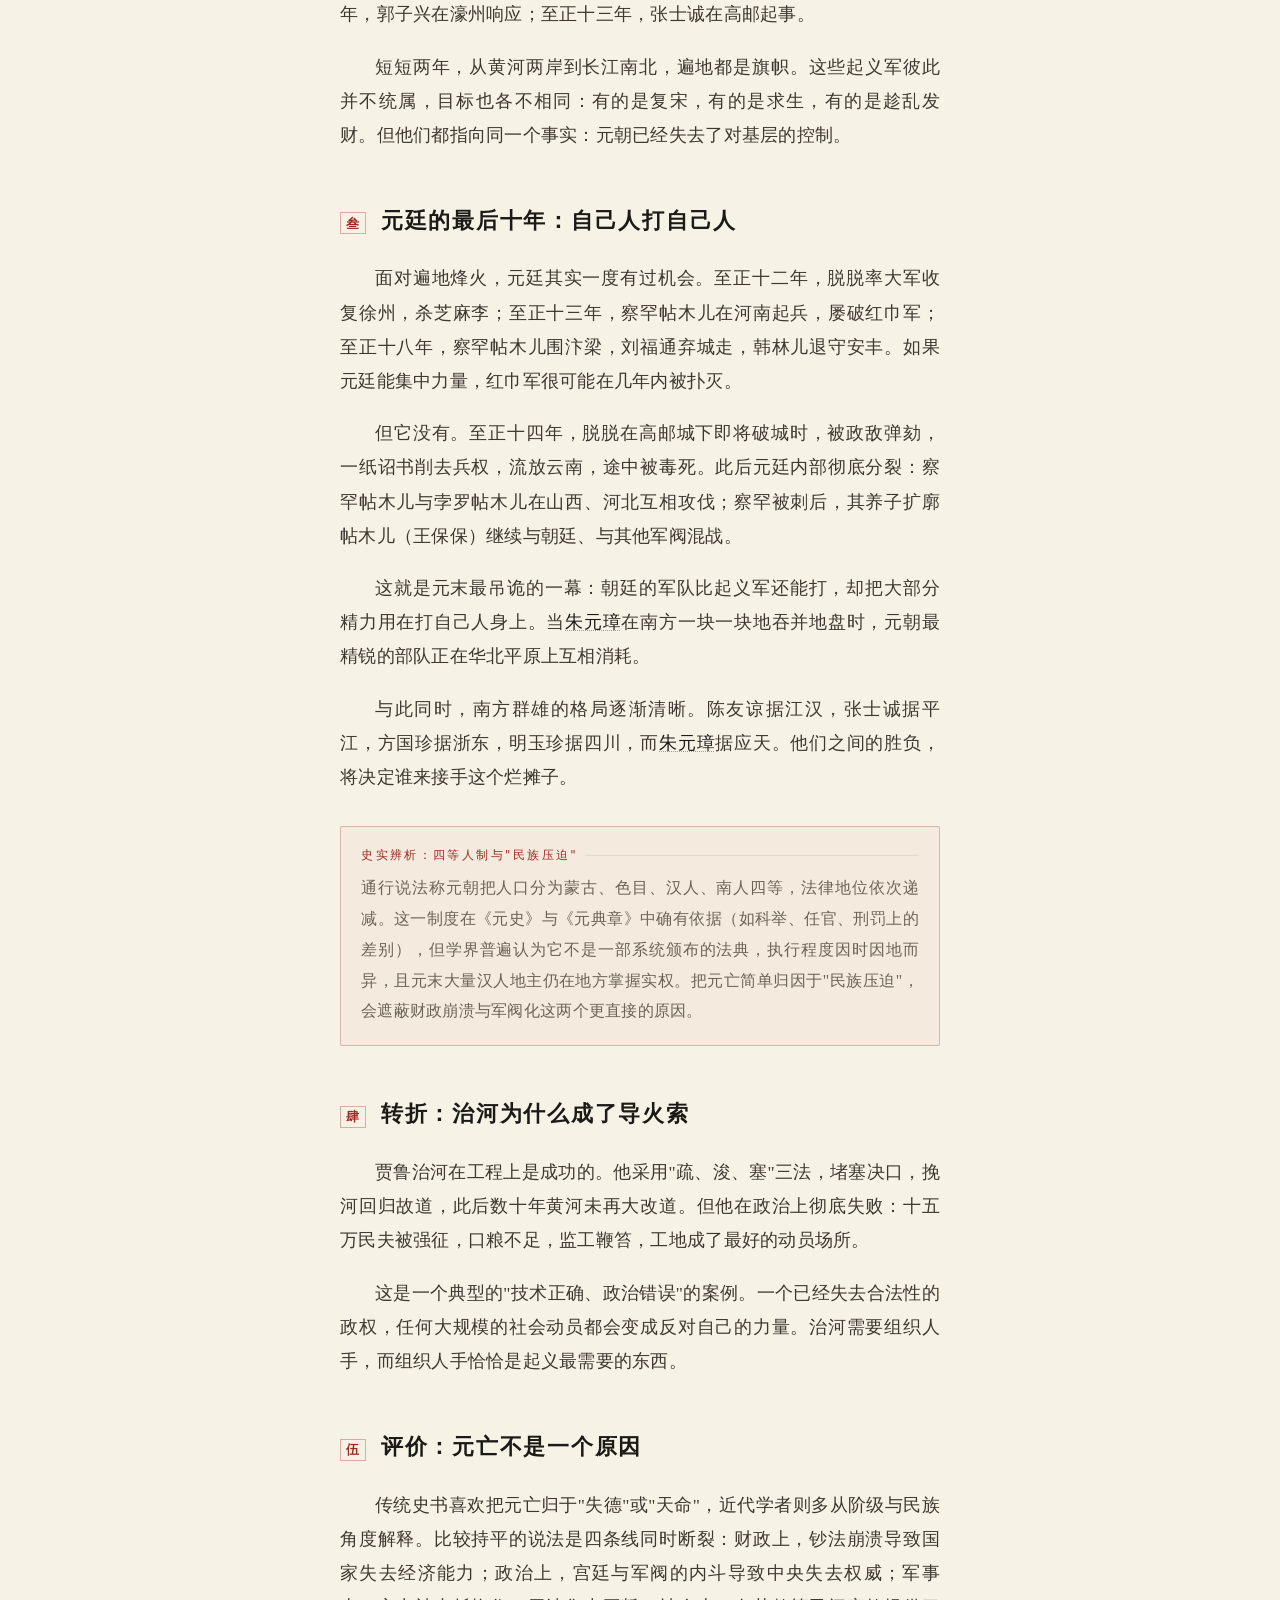
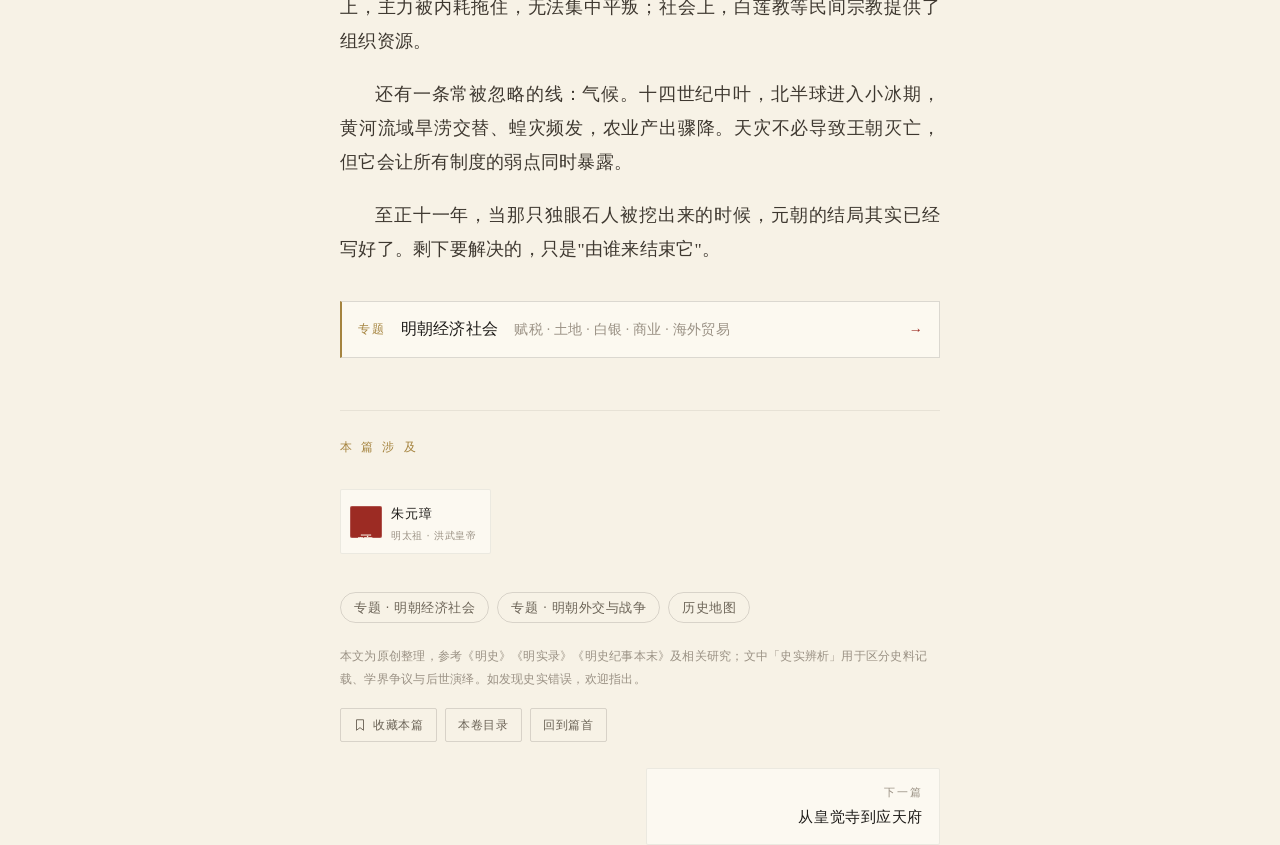
<file: read.html>
<!DOCTYPE html>
<html lang="zh-CN" data-theme="light">
<head>
<meta charset="UTF-8">
<meta name="viewport" content="width=device-width, initial-scale=1, viewport-fit=cover">
<title>阅读 · 明朝那些事儿</title>
<link rel="icon" href="assets/img/favicon.svg" type="image/svg+xml">
<link rel="stylesheet" href="assets/css/base.css">
<link rel="stylesheet" href="assets/css/pages.css">
<style>
  .reader-wrap{width:100%;max-width:calc(var(--r-width) + 56px);margin:0 auto;padding:0 24px}
  @media (max-width:600px){.reader-wrap{padding:0 20px}}
  .rh-back{display:grid;place-items:center;width:38px;height:38px;border:0;background:none;color:var(--ink-3);cursor:pointer}
  .rh-back svg{width:19px;height:19px;stroke:currentColor;fill:none;stroke-width:1.6}
  .reader-head .icon-btn{width:38px;height:38px}
  .reader-head .icon-btn svg{width:18px;height:18px}
  .ch-tools{display:flex;gap:8px;flex-wrap:wrap;margin-top:16px}
  .tool{
    display:inline-flex;align-items:center;gap:6px;height:32px;padding:0 12px;
    border:1px solid var(--line);border-radius:2px;background:transparent;
    font-size:12px;letter-spacing:.06em;color:var(--ink-3);cursor:pointer;transition:.16s;
  }
  .tool:hover{border-color:var(--zhu);color:var(--zhu)}
  .tool.on{background:var(--zhu);border-color:var(--zhu);color:#FBF6EA}
  .tool svg{width:14px;height:14px;stroke:currentColor;fill:none;stroke-width:1.6}
  .end-block{margin-top:52px;padding-top:26px;border-top:1px solid var(--line-2)}
  .end-t{font-family:var(--kai);font-size:12px;letter-spacing:.26em;color:var(--gold);margin-bottom:14px}
</style>
</head>
<body>
<div class="top-progress" id="prog"></div>

<header class="reader-head">
  <a class="rh-back js-toc" href="javascript:void(0)" aria-label="目录">
    <svg viewBox="0 0 24 24"><path d="M4 6h16M4 12h16M4 18h10"/></svg>
  </a>
  <div class="rh-title"><span class="rh-vol" id="rhVol"></span><span id="rhTitle">正在展开</span></div>
  <button class="icon-btn js-find" aria-label="章内查找">
    <svg viewBox="0 0 24 24"><circle cx="11" cy="11" r="6.5"/><path d="m16 16 4.5 4.5"/></svg>
  </button>
  <button class="icon-btn js-set" aria-label="阅读设置">
    <svg viewBox="0 0 24 24"><path d="M4 7h9M17 7h3M4 17h3M11 17h9"/><circle cx="15" cy="7" r="2"/><circle cx="9" cy="17" r="2"/></svg>
  </button>
</header>

<main id="main"></main>

<div class="findbar" id="findbar">
  <input type="search" id="finput" placeholder="在本篇中查找…" autocomplete="off">
  <span class="fcount" id="fcount">0 / 0</span>
  <button class="icon-btn" id="fprev" aria-label="上一个"><svg viewBox="0 0 24 24"><path d="M14 6l-6 6 6 6"/></svg></button>
  <button class="icon-btn" id="fnext" aria-label="下一个"><svg viewBox="0 0 24 24"><path d="M10 6l6 6-6 6"/></svg></button>
  <button class="icon-btn" id="fclose" aria-label="关闭"><svg viewBox="0 0 24 24"><path d="M6 6l12 12M18 6 6 18"/></svg></button>
</div>

<div class="mask" id="mask"></div>
<aside class="drawer left" id="toc">
  <div class="drawer-head"><h3>全书目录</h3>
    <button class="icon-btn js-close" aria-label="关闭"><svg viewBox="0 0 24 24"><path d="M6 6l12 12M18 6 6 18"/></svg></button>
  </div>
  <div class="drawer-body" id="tocBody"></div>
</aside>

<aside class="drawer" id="settings">
  <div class="drawer-head"><h3>阅读设置</h3>
    <button class="icon-btn js-close" aria-label="关闭"><svg viewBox="0 0 24 24"><path d="M6 6l12 12M18 6 6 18"/></svg></button>
  </div>
  <div class="drawer-body">
    <div class="set-row">
      <div class="set-lab"><span>字号</span><span id="labSize"></span></div>
      <div class="seg" id="segSize">
        <button data-size="16">小</button><button data-size="17.5">标准</button>
        <button data-size="19">大</button><button data-size="21">特大</button>
      </div>
    </div>
    <div class="set-row">
      <div class="set-lab"><span>行距</span><span id="labLh"></span></div>
      <div class="seg" id="segLh">
        <button data-lh="1.8">紧凑</button><button data-lh="1.95">标准</button><button data-lh="2.15">宽松</button>
      </div>
    </div>
    <div class="set-row">
      <div class="set-lab"><span>版心宽度</span><span id="labW"></span></div>
      <div class="seg" id="segW">
        <button data-w="32">窄</button><button data-w="37">标准</button><button data-w="43">宽</button>
      </div>
    </div>
    <div class="set-row">
      <div class="set-lab"><span>正文字体</span><span></span></div>
      <div class="seg" id="segFont">
        <button data-font="serif" style="font-family:var(--serif)">宋体</button>
        <button data-font="kai" style="font-family:var(--kai)">楷体</button>
      </div>
    </div>
    <div class="set-row">
      <div class="set-lab"><span>阅读模式</span><span></span></div>
      <div class="seg" id="segTheme">
        <button data-theme="light">宣纸</button><button data-theme="dark">墨夜</button>
      </div>
    </div>
    <div class="set-row" style="padding-top:18px">
      <p style="font-size:11.5px;color:var(--ink-4);line-height:1.9;margin:0">
        设置会保存在本机。手机端建议字号「标准」、宽度「标准」；桌面上可适当加宽版心。</p>
    </div>
  </div>
</aside>

<div class="reader-tip" id="tip"></div>

<script src="assets/js/data/volumes.js"></script>
<script src="assets/js/data/people.js"></script>
<script src="assets/js/data/people-ext.js"></script>
<script src="assets/js/data/topics.js"></script>
<script src="assets/js/data/chapters-1.js"></script>
<script src="assets/js/data/chapters-2.js"></script>
<script src="assets/js/data/chapters-3.js"></script>
<script src="assets/js/data/chapters-4.js"></script>
<script src="assets/js/data/chapters-5.js"></script>
<script src="assets/js/data/chapters-6.js"></script>
<script src="assets/js/data/chapters-7.js"></script>
<script src="assets/js/core.js"></script>
<script>
(function(){
  const M = window.MING, $ = s => document.querySelector(s), $$ = s => Array.from(document.querySelectorAll(s));
  M.reader.apply();

  const id = M.qs('ch') || (M.pos.last() ? M.pos.last().id : 'ch01');
  const ch = M.chapter(id) || M.chapters[0];
  const vol = M.vol(ch.vol);
  const list = M.chapters.slice().sort((a,b)=>a.no-b.no);
  const i = list.findIndex(c => c.id === ch.id);
  const prev = list[i-1], next = list[i+1];

  document.title = ch.title + ' · ' + vol.no + ' · 明朝那些事儿';
  $('#rhVol').textContent = vol.no + ' · ' + vol.title;
  $('#rhTitle').textContent = ch.title;

  /* ---------- 渲染正文 ---------- */
  let st = { count: {} };
  function renderBlocks(){
    return ch.blocks.map((b, k) => {
      if (b.t === 'h') return `<h2 id="sec${k}"><span class="h-no">${M.esc(b.k||'')}</span>${M.esc(b.x)}</h2>`;
      if (b.t === 'p') return `<p>${M.autolink(b.x, st)}</p>`;
      if (b.t === 'q') return `<blockquote><p>${M.autolink(b.x, st)}</p>${b.cite?`<cite>${M.esc(b.cite)}</cite>`:''}</blockquote>`;
      if (b.t === 'note') return `<div class="callout ${/辨析|争议/.test(b.title||'')?'caution':''}">
        <div class="callout-t">${M.esc(b.title || '补遗')}</div>
        <p>${M.autolink(b.x, st)}</p></div>`;
      if (b.t === 'ul') return `<ul>${b.items.map(x=>`<li>${M.autolink(x, st)}</li>`).join('')}</ul>`;
      if (b.t === 'topic') { const t = M.topic(b.id); return t ? `<a class="inline-topic" href="topic.html?id=${t.id}">
        <span class="it-l">专题</span><span class="it-n">${M.esc(t.name)}　<span style="color:var(--ink-4);font-size:.85em">${M.esc(t.sub)}</span></span>
        <span class="it-a">→</span></a>` : ''; }
      return '';
    }).join('');
  }

  const fav = M.fav.has(ch.id);
  $('#main').innerHTML = `
  <div class="reader-wrap">
    <div class="ch-head">
      <div class="ch-vol-lab">${vol.no} · ${M.esc(vol.title)}　${ch.years}</div>
      <h1 class="ch-h1">${M.esc(ch.title)}</h1>
      <p class="ch-sub">${M.esc(ch.subtitle||'')}</p>
      <div class="ch-info">
        <span>第 ${String(ch.no).padStart(2,'0')} 篇</span>
        <span>约 ${ch.minutes} 分钟</span>
        <span>${(ch.tags||[]).join(' · ')}</span>
      </div>
      <div class="ch-tools">
        <button class="tool ${fav?'on':''}" id="btnFav">
          <svg viewBox="0 0 24 24"><path d="M6 3h12v18l-6-4.5L6 21z"/></svg><span>${fav?'已收藏':'收藏'}</span></button>
        <button class="tool" id="btnMark">
          <svg viewBox="0 0 24 24"><path d="M6 3h9l4 4v14H6z"/><path d="M9 12h6M9 16h6"/></svg><span>书签</span></button>
        <button class="tool" id="btnFind">
          <svg viewBox="0 0 24 24"><circle cx="11" cy="11" r="6.5"/><path d="m16 16 4.5 4.5"/></svg><span>篇内查找</span></button>
      </div>
      <p class="ch-lead">${M.esc(ch.lead||'')}</p>
    </div>

    <article class="article" id="article"><div class="article-inner">${renderBlocks()}</div></article>

    <div class="end-block">
      <div class="end-t">本 篇 涉 及</div>
      <div class="inline-people">
        <div class="ip-row">
          ${(ch.people||[]).map(pid => M.person(pid)).filter(Boolean).map(p => `
            <a class="ip-card" href="person.html?id=${p.id}">
              <span class="seal-face">${M.esc(M.sealChar(p))}</span>
              <span><span class="ip-n">${M.esc(p.name)}</span><span class="ip-r">${M.esc(p.title)}</span></span>
            </a>`).join('')}
        </div>
      </div>
      <div style="display:flex;gap:8px;flex-wrap:wrap;margin-top:22px">
        ${(ch.topics||[]).map(tid => { const t = M.topic(tid); return t ? `<a class="chip" href="topic.html?id=${t.id}">专题 · ${M.esc(t.name)}</a>` : ''; }).join('')}
        <a class="chip" href="topic.html?id=t6">历史地图</a>
      </div>
      <p style="font-size:11.5px;color:var(--ink-4);line-height:1.95;margin:22px 0 0;letter-spacing:.02em">
        本文为原创整理，参考《明史》《明实录》《明史纪事本末》及相关研究；文中「史实辨析」用于区分史料记载、学界争议与后世演绎。如发现史实错误，欢迎指出。</p>

      <div class="ch-actions">
        <button class="tool" id="btnFav2" style="height:34px"><svg viewBox="0 0 24 24"><path d="M6 3h12v18l-6-4.5L6 21z"/></svg><span>${fav?'已收藏本篇':'收藏本篇'}</span></button>
        <a class="tool" href="volume.html?v=${vol.id}" style="height:34px">本卷目录</a>
        <a class="tool" href="javascript:window.scrollTo({top:0,behavior:'smooth'})" style="height:34px">回到篇首</a>
      </div>
    </div>

    <div class="pn-nav" style="margin-top:26px">
      ${prev ? `<a class="pn" href="read.html?ch=${prev.id}"><span class="pn-dir">上一篇</span><span class="pn-t">${M.esc(prev.title)}</span></a>` : '<span></span>'}
      ${next ? `<a class="pn next" href="read.html?ch=${next.id}"><span class="pn-dir">下一篇</span><span class="pn-t">${M.esc(next.title)}</span></a>`
              : `<a class="pn next" href="volume.html?v=${vol.id}"><span class="pn-dir">本卷结束</span><span class="pn-t">回到 ${vol.no} 目录</span></a>`}
    </div>
  </div>`;

  const article = $('#article');
  const originalHTML = article.innerHTML;

  /* ---------- 收藏 ---------- */
  function syncFav(on){
    const b1 = $('#btnFav'), b2 = $('#btnFav2');
    if (b1) { b1.classList.toggle('on', on); b1.querySelector('span').textContent = on ? '已收藏' : '收藏'; }
    if (b2) b2.querySelector('span').textContent = on ? '已收藏本篇' : '收藏本篇';
  }
  [$('#btnFav'), $('#btnFav2')].forEach(b => b && b.addEventListener('click', () => {
    const on = M.fav.toggle(ch.id); syncFav(on);
    tip(on ? '已加入收藏' : '已取消收藏');
  }));

  /* ---------- 书签 ---------- */
  $('#btnMark').addEventListener('click', () => {
    const r = scrollRatio();
    const p = Array.from(article.querySelectorAll('p')).find(el => el.getBoundingClientRect().top > 100);
    M.mark.add(ch.id, r, p ? p.textContent : ch.title);
    tip('已记录书签');
  });

  /* ---------- 目录 ---------- */
  $('#tocBody').innerHTML = `<div class="toc-group" style="border-bottom:1px solid var(--line-2);padding-bottom:12px;margin-bottom:6px">
      <a class="toc-link" href="index.html"><i>←</i><span>返回长卷</span></a>
      <a class="toc-link" href="timeline.html"><i>年</i><span>历史时间轴</span></a>
      <a class="toc-link" href="people.html"><i>人</i><span>人物档案</span></a>
      <a class="toc-link" href="topics.html"><i>专</i><span>背景专题</span></a>
    </div>` + M.volumes.map(v => {
    const cs = M.chaptersOf(v.id);
    return `<div class="toc-group">
      <div class="toc-vol">${v.no} · ${v.title}</div>
      ${cs.map(c => `<a class="toc-link ${c.id===ch.id?'on':''}" href="read.html?ch=${c.id}">
        <i>${String(c.no).padStart(2,'0')}</i><span>${M.esc(c.title)}</span></a>`).join('')}
      ${cs.length ? '' : '<a class="toc-link pending"><i>—</i><span>本篇编纂中</span></a>'}
    </div>`;
  }).join('');

  /* ---------- 抽屉 ---------- */
  const mask = $('#mask');
  function openDrawer(el){ el.classList.add('open'); mask.classList.add('on'); }
  function closeAll(){
    $$('.drawer').forEach(d => d.classList.remove('open'));
    mask.classList.remove('on');
  }
  $('.js-toc').addEventListener('click', () => openDrawer($('#toc')));
  $('.js-set').addEventListener('click', () => { syncSeg(); openDrawer($('#settings')); });
  $$('.js-close').forEach(b => b.addEventListener('click', closeAll));
  mask.addEventListener('click', closeAll);
  document.addEventListener('keydown', e => { if (e.key === 'Escape') { closeAll(); closeFind(); } });

  /* ---------- 设置 ---------- */
  function syncSeg(){
    const s = M.reader.get();
    $$('#segSize button').forEach(b => b.classList.toggle('on', +b.dataset.size === s.size));
    $$('#segLh button').forEach(b => b.classList.toggle('on', +b.dataset.lh === s.lh));
    $$('#segW button').forEach(b => b.classList.toggle('on', +b.dataset.w === s.width));
    $$('#segFont button').forEach(b => b.classList.toggle('on', b.dataset.font === s.font));
    $$('#segTheme button').forEach(b => b.classList.toggle('on', b.dataset.theme === document.documentElement.getAttribute('data-theme')));
    $('#labSize').textContent = s.size + 'px';
    $('#labLh').textContent = s.lh;
    $('#labW').textContent = s.width + 'em';
  }
  $('#segSize').addEventListener('click', e => { const b = e.target.closest('button'); if (!b) return; M.reader.set({size:+b.dataset.size}); syncSeg(); });
  $('#segLh').addEventListener('click', e => { const b = e.target.closest('button'); if (!b) return; M.reader.set({lh:+b.dataset.lh}); syncSeg(); });
  $('#segW').addEventListener('click', e => { const b = e.target.closest('button'); if (!b) return; M.reader.set({width:+b.dataset.w}); syncSeg(); });
  $('#segFont').addEventListener('click', e => { const b = e.target.closest('button'); if (!b) return; M.reader.set({font:b.dataset.font}); syncSeg(); });
  $('#segTheme').addEventListener('click', e => {
    const b = e.target.closest('button'); if (!b) return;
    if (document.documentElement.getAttribute('data-theme') !== b.dataset.theme) M.toggleTheme();
    syncSeg();
  });

  /* ---------- 提示 ---------- */
  let tipT;
  function tip(msg){
    const el = $('#tip'); el.textContent = msg; el.classList.add('on');
    clearTimeout(tipT); tipT = setTimeout(() => el.classList.remove('on'), 1800);
  }

  /* ---------- 进度 ---------- */
  function scrollRatio(){
    const h = document.documentElement.scrollHeight - window.innerHeight;
    return h > 40 ? Math.min(1, Math.max(0, window.scrollY / h)) : 1;
  }
  let raf = 0, lastSave = 0;
  function onScroll(){
    if (raf) return;
    raf = requestAnimationFrame(() => {
      raf = 0;
      const r = scrollRatio();
      $('#prog').style.width = (r*100).toFixed(1) + '%';
      const now = Date.now();
      if (now - lastSave > 900) { lastSave = now; M.pos.set(ch.id, r); }
    });
  }
  window.addEventListener('scroll', onScroll, { passive: true });
  window.addEventListener('beforeunload', () => M.pos.set(ch.id, scrollRatio()));
  window.addEventListener('pagehide', () => M.pos.set(ch.id, scrollRatio()));

  /* ---------- 恢复位置 ---------- */
  M.pos.touch(ch.id);
  const saved = M.pos.get(ch.id);
  const fromTop = M.qs('from') === 'top';
  if (!fromTop && saved > 0.02) {
    requestAnimationFrame(() => {
      const h = document.documentElement.scrollHeight - window.innerHeight;
      window.scrollTo({ top: h * saved, behavior: 'auto' });
      tip('已回到上次读到 ' + Math.round(saved*100) + '%');
    });
  } else {
    window.scrollTo(0, 0);
  }
  onScroll();

  /* ---------- 篇内查找 ---------- */
  const findbar = $('#findbar'), finput = $('#finput'), fcount = $('#fcount');
  let marks = [], cur = -1;
  function openFind(){ findbar.classList.add('on'); setTimeout(()=>finput.focus(), 60); }
  function closeFind(){ findbar.classList.remove('on'); clearMarks(); }
  $('#btnFind').addEventListener('click', openFind);
  $('.js-find').addEventListener('click', openFind);
  $('#fclose').addEventListener('click', closeFind);

  function clearMarks(){
    if (!marks.length) return;
    article.innerHTML = originalHTML;
    // 重建引用
    marks = []; cur = -1; fcount.textContent = '0 / 0';
  }
  function applyMarks(q){
    article.innerHTML = originalHTML;
    marks = []; cur = -1;
    if (!q) { fcount.textContent = '0 / 0'; return; }
    const walker = document.createTreeWalker(article, NodeFilter.SHOW_TEXT, {
      acceptNode(n){
        if (!n.nodeValue.trim()) return NodeFilter.FILTER_REJECT;
        if (n.parentNode.closest('.h-no, script, style')) return NodeFilter.FILTER_REJECT;
        return NodeFilter.FILTER_ACCEPT;
      }
    });
    const nodes = []; let n;
    while ((n = walker.nextNode())) nodes.push(n);
    nodes.forEach(node => {
      const txt = node.nodeValue;
      const low = txt.toLowerCase(), ql = q.toLowerCase();
      let pos = low.indexOf(ql);
      if (pos < 0) return;
      const frag = document.createDocumentFragment();
      let last = 0;
      while (pos >= 0) {
        frag.appendChild(document.createTextNode(txt.slice(last, pos)));
        const mk = document.createElement('mark');
        mk.className = 'hl'; mk.textContent = txt.slice(pos, pos + q.length);
        frag.appendChild(mk); marks.push(mk);
        last = pos + q.length;
        pos = low.indexOf(ql, last);
      }
      frag.appendChild(document.createTextNode(txt.slice(last)));
      node.parentNode.replaceChild(frag, node);
    });
    fcount.textContent = marks.length ? '1 / ' + marks.length : '0 / 0';
    if (marks.length) { cur = 0; marks[0].classList.add('cur'); marks[0].scrollIntoView({block:'center',behavior:'smooth'}); }
  }
  function step(dir){
    if (!marks.length) return;
    marks[cur].classList.remove('cur');
    cur = (cur + dir + marks.length) % marks.length;
    marks[cur].classList.add('cur');
    marks[cur].scrollIntoView({block:'center',behavior:'smooth'});
    fcount.textContent = (cur+1) + ' / ' + marks.length;
  }
  let ft;
  finput.addEventListener('input', () => {
    clearTimeout(ft);
    ft = setTimeout(() => applyMarks(finput.value.trim()), 220);
  });
  finput.addEventListener('keydown', e => {
    if (e.key === 'Enter') { e.preventDefault(); if (marks.length) step(e.shiftKey ? -1 : 1); else applyMarks(finput.value.trim()); }
  });
  $('#fnext').addEventListener('click', () => step(1));
  $('#fprev').addEventListener('click', () => step(-1));

  /* ---------- 快捷键 ---------- */
  document.addEventListener('keydown', e => {
    if (e.target.tagName === 'INPUT' || e.metaKey || e.ctrlKey) return;
    if (e.key === 'j' && next) location.href = 'read.html?ch=' + next.id;
    if (e.key === 'k' && prev) location.href = 'read.html?ch=' + prev.id;
    if (e.key === '/') { e.preventDefault(); openFind(); }
  });

  M.reveal();
})();
</script>
</body>
</html>
</file>
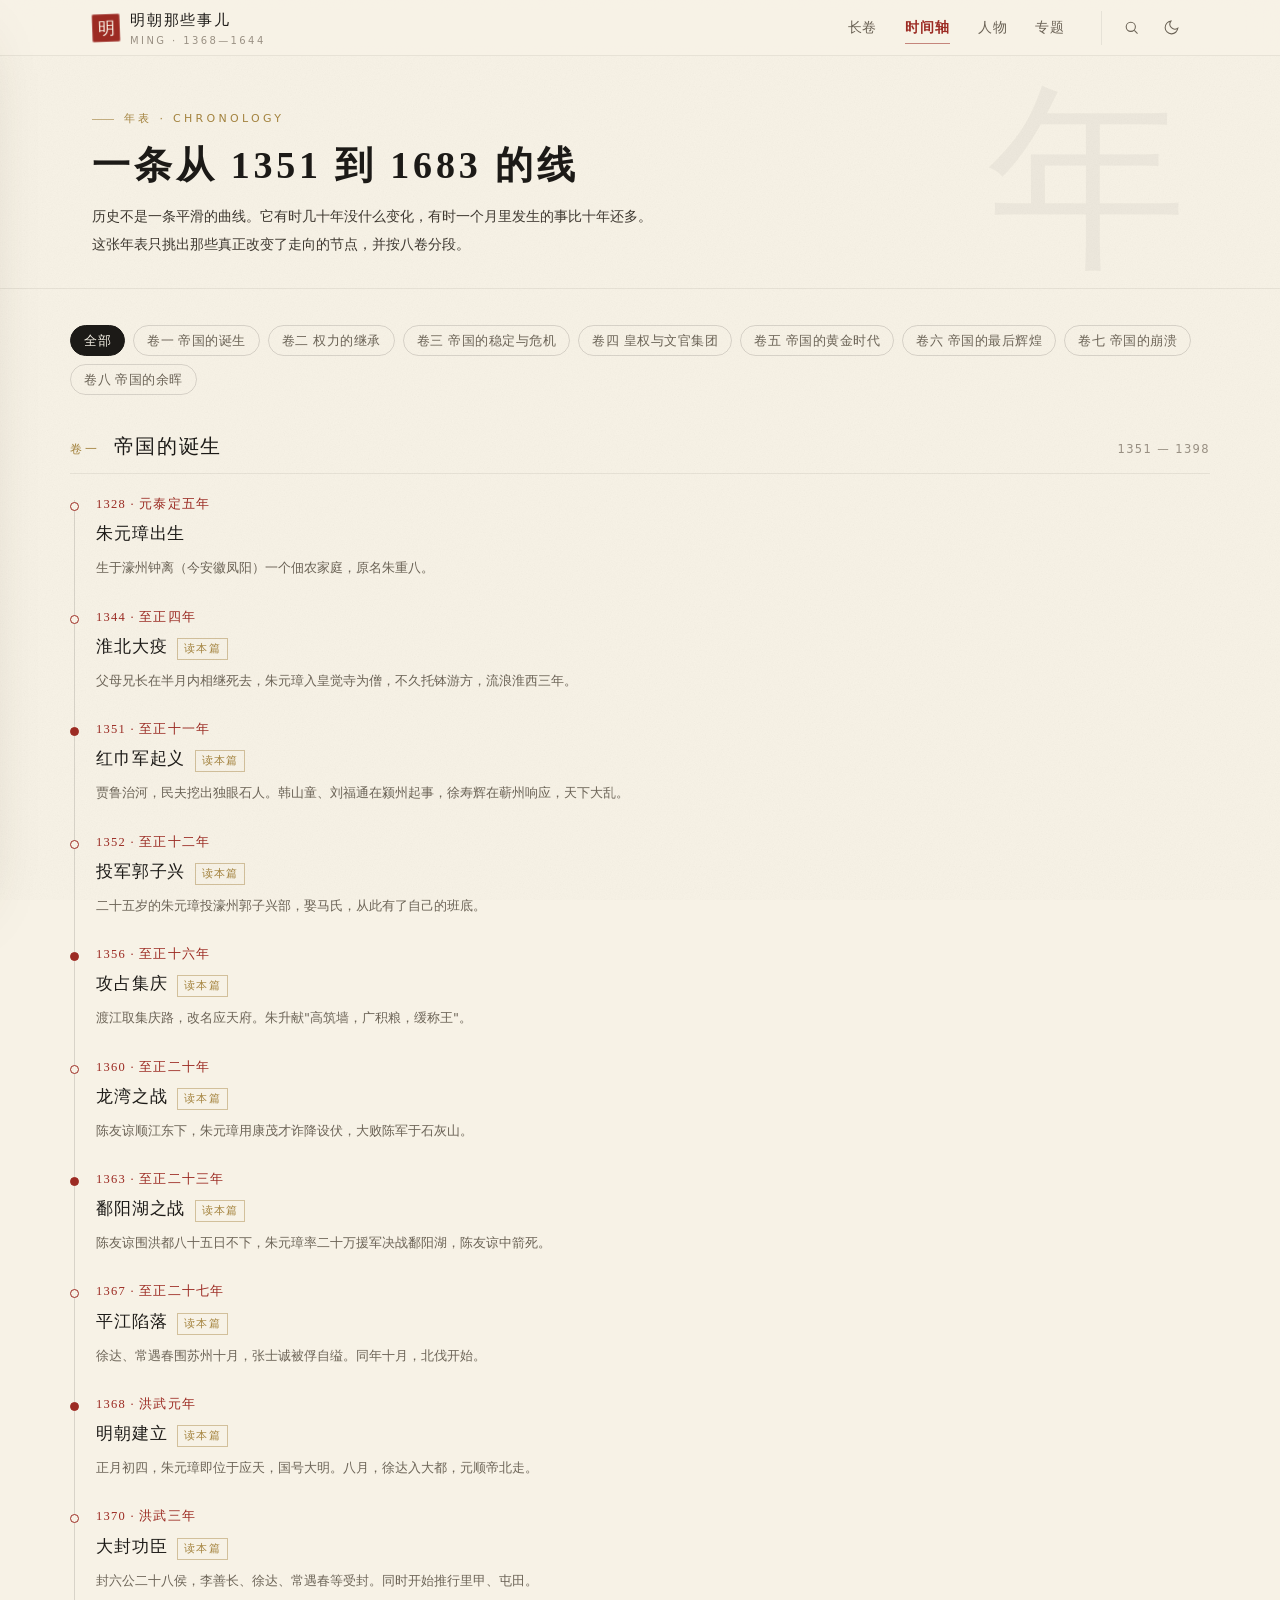
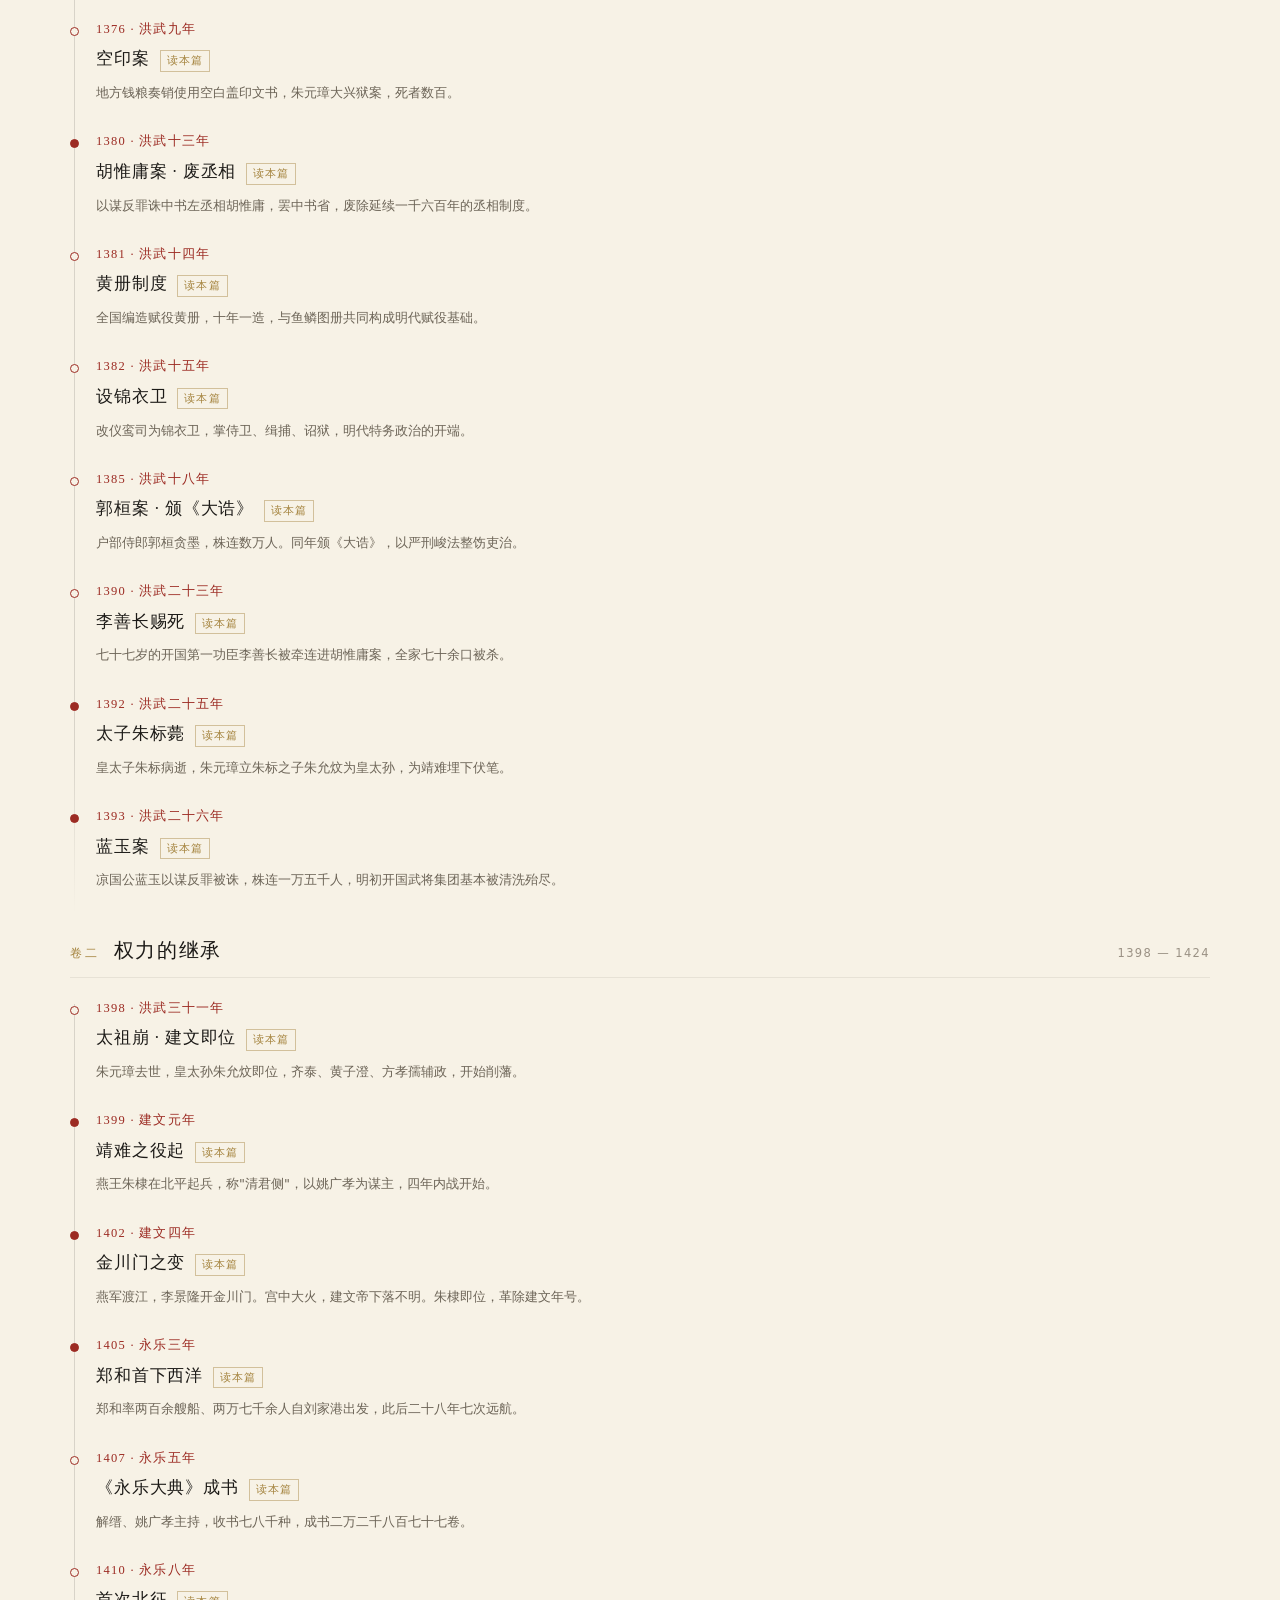
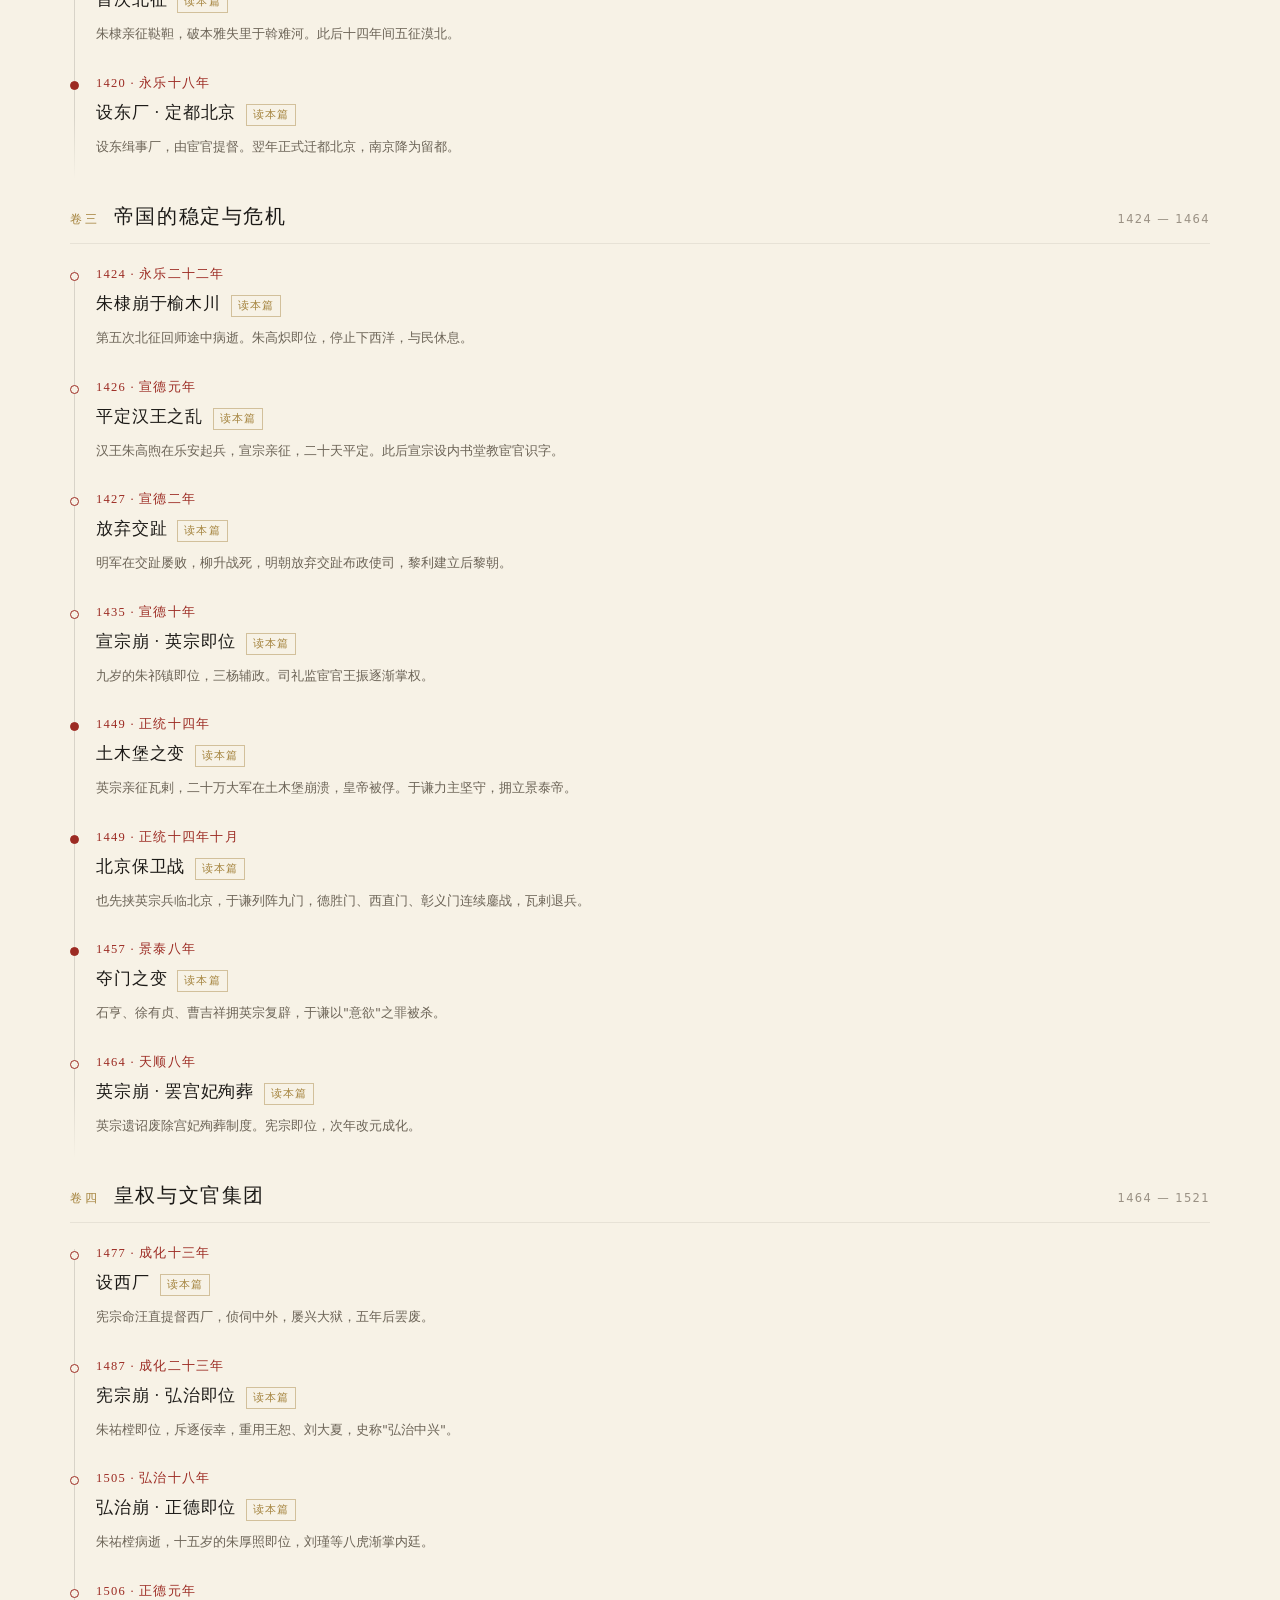
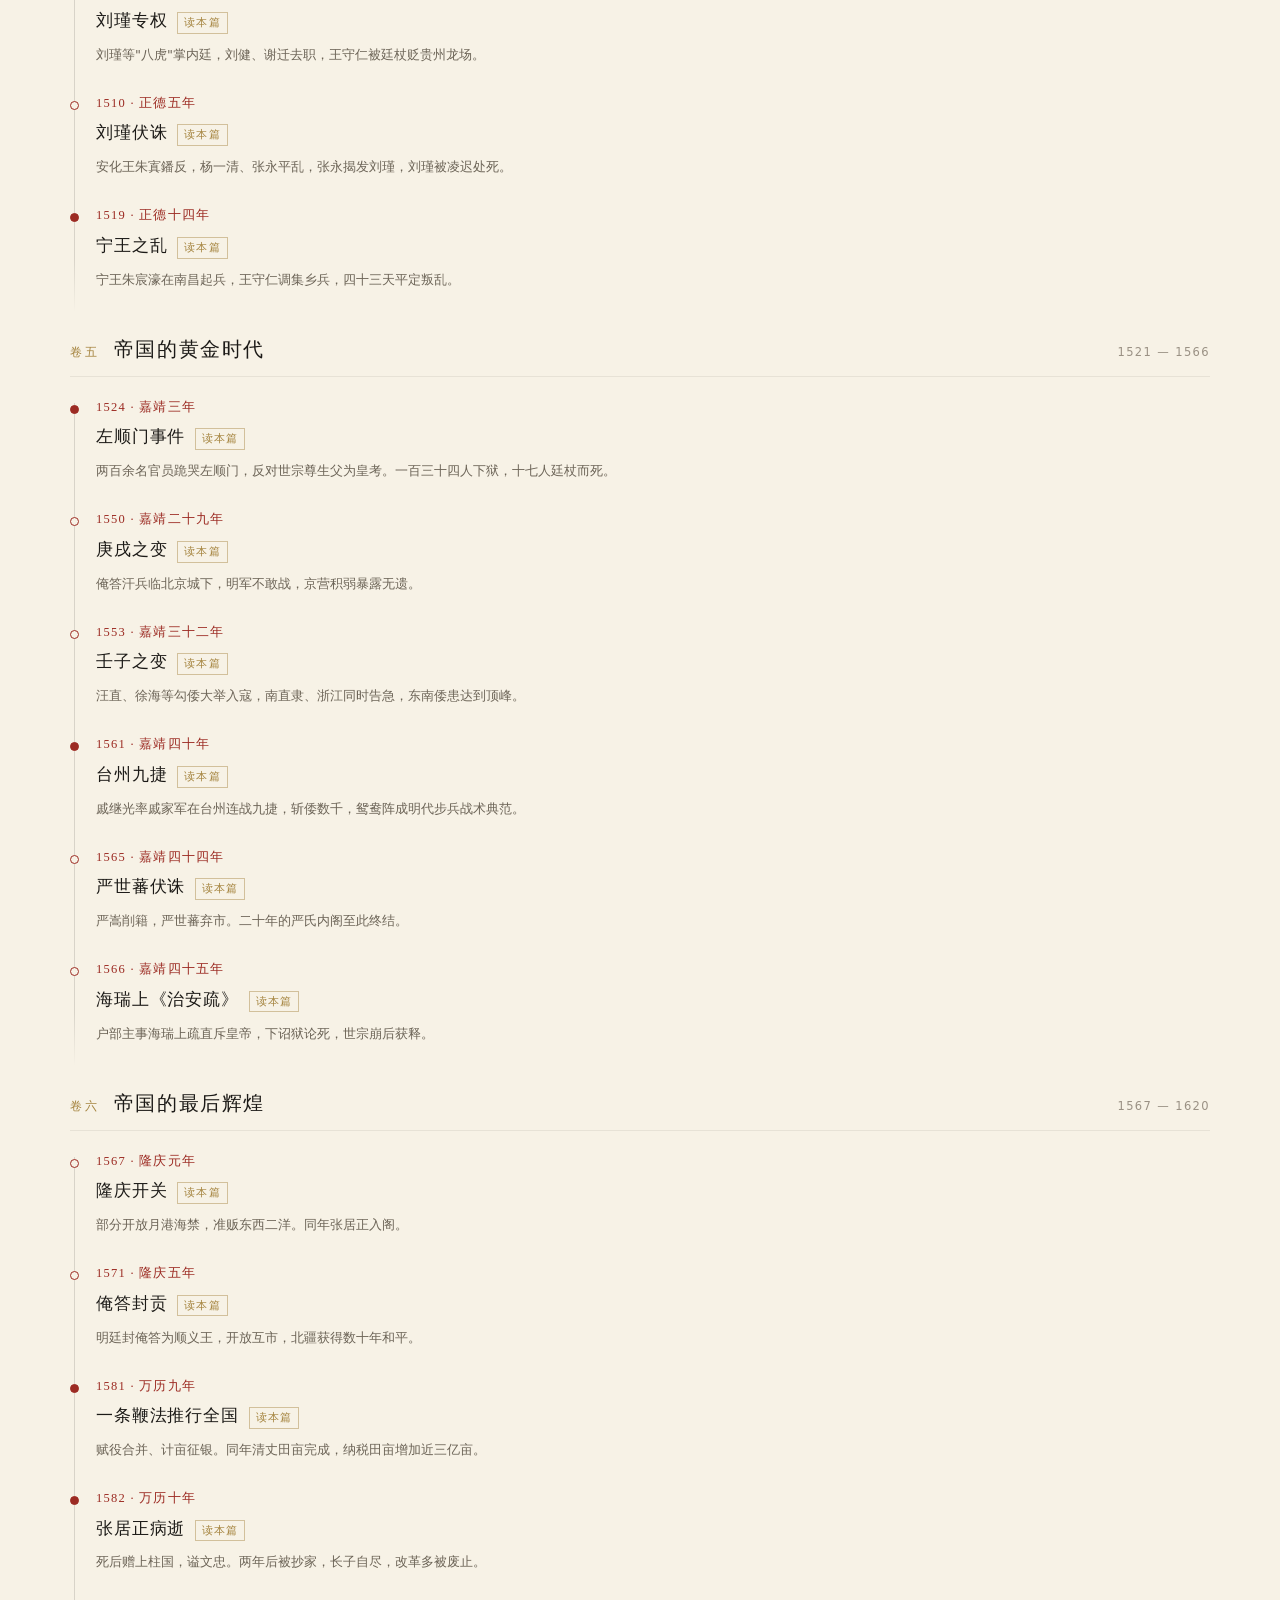
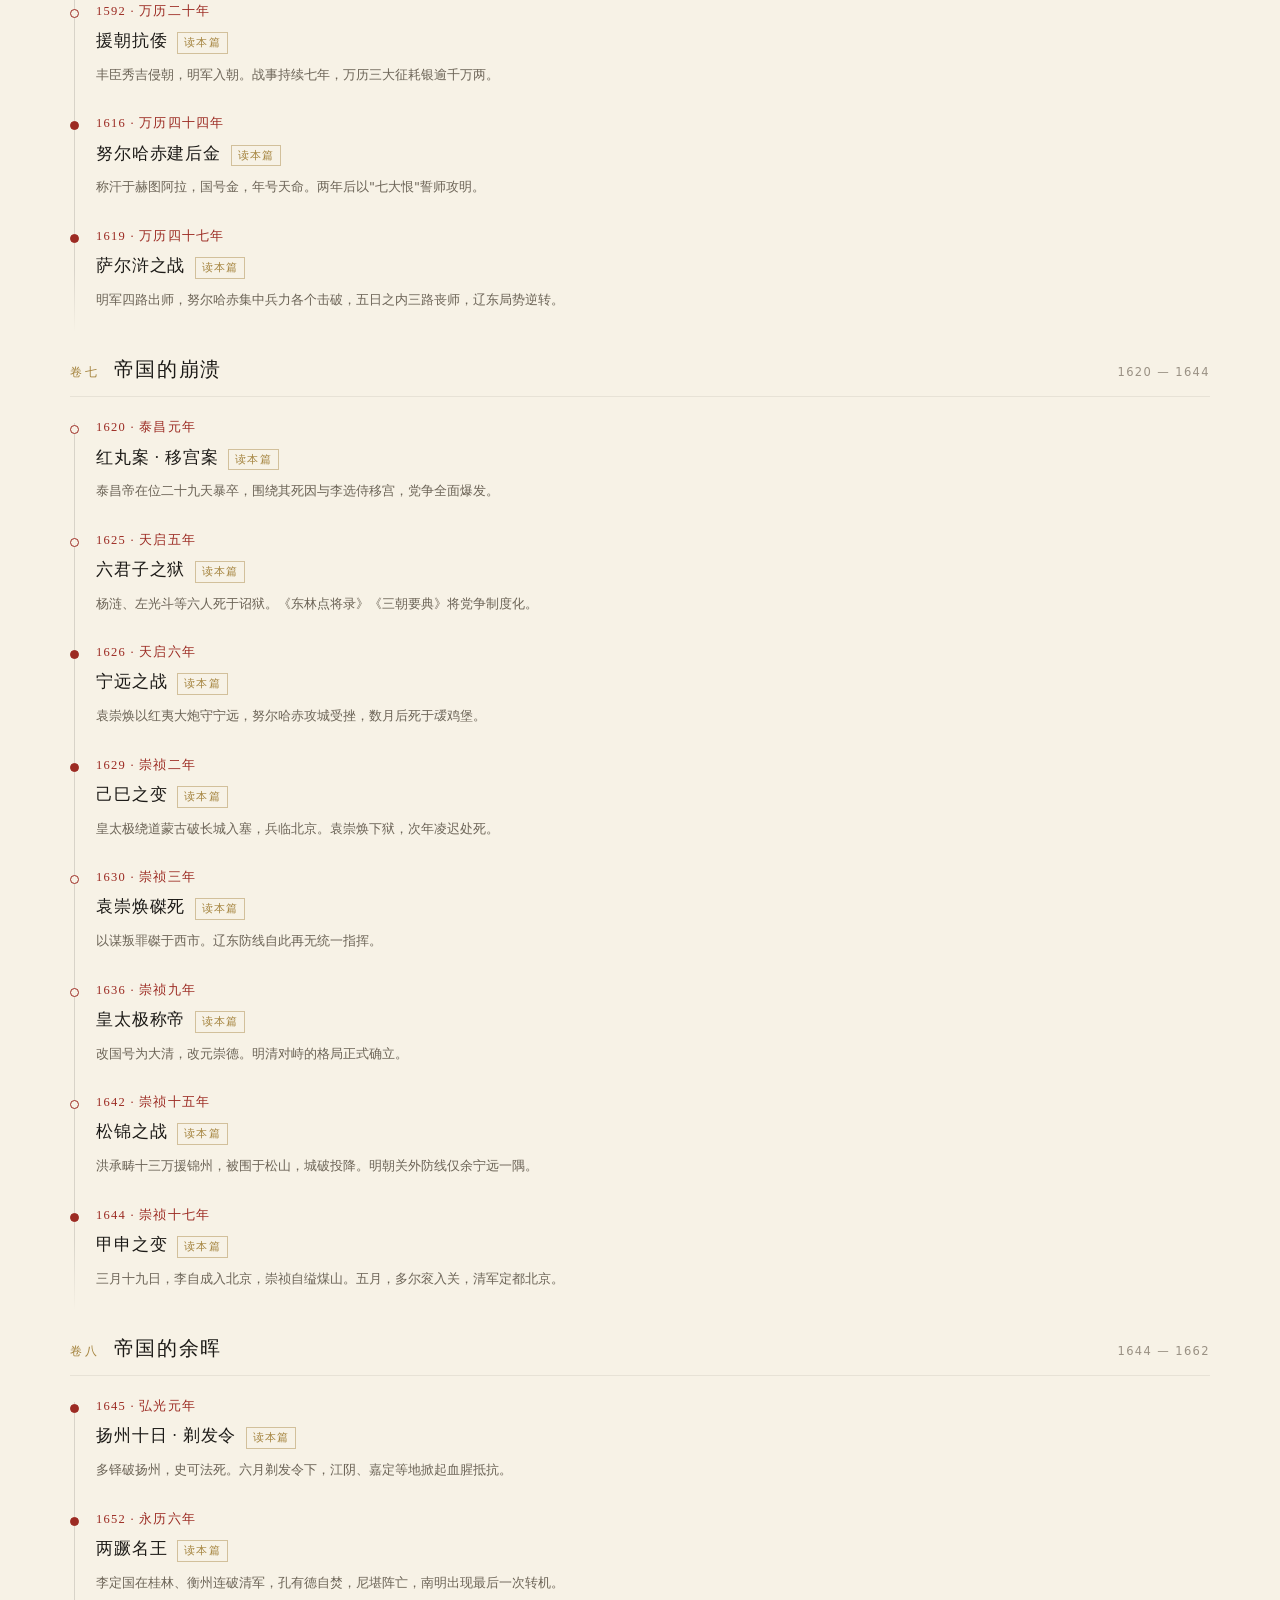
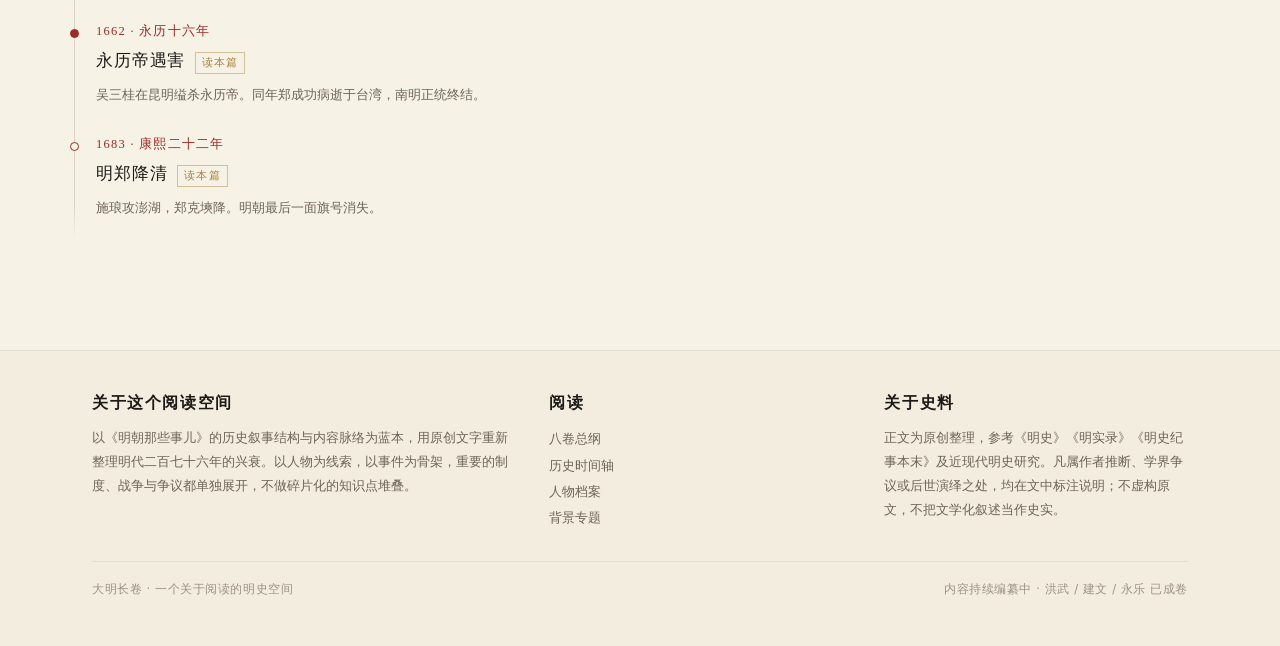
<file: timeline.html>
<!DOCTYPE html>
<html lang="zh-CN" data-theme="light">
<head>
<meta charset="UTF-8">
<meta name="viewport" content="width=device-width, initial-scale=1, viewport-fit=cover">
<title>历史时间轴 · 明朝那些事儿</title>
<meta name="description" content="从至正十一年红巾军起义到康熙二十二年明郑降清，59 个关键节点，串起大明二百七十六年。">
<link rel="icon" href="assets/img/favicon.svg" type="image/svg+xml">
<link rel="stylesheet" href="assets/css/base.css">
<link rel="stylesheet" href="assets/css/pages.css">
</head>
<body>
<main>
  <section class="page-head">
    <div class="wrap" style="position:relative">
      <span class="mask-char">年</span>
      <span class="kicker">年表 · CHRONOLOGY</span>
      <h1>一条从 1351 到 1683 的线</h1>
      <p>历史不是一条平滑的曲线。它有时几十年没什么变化，有时一个月里发生的事比十年还多。这张年表只挑出那些真正改变了走向的节点，并按八卷分段。</p>
    </div>
  </section>

  <section class="tl-wrap wrap">
    <div class="tl-filter" id="filter"></div>
    <div id="list"></div>
  </section>
</main>

<script src="assets/js/data/volumes.js"></script>
<script src="assets/js/data/people.js"></script>
<script src="assets/js/data/people-ext.js"></script>
<script src="assets/js/data/topics.js"></script>
<script src="assets/js/data/chapters-1.js"></script>
<script src="assets/js/data/chapters-2.js"></script>
<script src="assets/js/data/chapters-3.js"></script>
<script src="assets/js/data/chapters-4.js"></script>
<script src="assets/js/data/chapters-5.js"></script>
<script src="assets/js/data/chapters-6.js"></script>
<script src="assets/js/data/chapters-7.js"></script>
<script src="assets/js/core.js"></script>
<script>
(function(){
  const M = window.MING, $ = s => document.querySelector(s);
  M.chrome('timeline');

  /* 归组 */
  const groups = M.volumes.map(v => ({ v, items: [] }));
  const byVol = {}; groups.forEach(g => byVol[g.v.id] = g);
  M.timeline.forEach(t => {
    const c = t.ch ? M.chapter(t.ch) : null;
    let vid = c ? c.vol : 'v1';
    if (!byVol[vid]) vid = 'v1';
    byVol[vid].items.push(t);
  });
  groups.forEach(g => g.items.sort((a,b)=>a.y-b.y));

  /* 过滤条 */
  const chips = [`<button class="chip on" data-v="all">全部</button>`]
    .concat(M.volumes.map(v => `<button class="chip" data-v="${v.id}">${v.no} ${v.title}</button>`)).join('');
  $('#filter').innerHTML = chips;

  function render(sel){
    const html = groups.filter(g => sel === 'all' || g.v.id === sel).map(g => {
      if (!g.items.length) return '';
      return `<div class="tl-era">
        <div class="tl-era-head">
          <span class="tl-era-no">${g.v.no}</span>
          <span class="tl-era-name">${g.v.title}</span>
          <span class="tl-era-year">${g.v.years}</span>
        </div>
        <div class="tl-items">
          ${g.items.map(t => {
            const c = t.ch ? M.chapter(t.ch) : null;
            return `<div class="tl-item ${t.hot ? 'hot' : ''}">
              <div class="tl-item-year">${t.y} · ${t.dyn}</div>
              <div class="tl-item-title">${M.esc(t.t)}
                ${c ? `<a class="link-ch" href="read.html?ch=${c.id}">读本篇</a>` : ''}</div>
              <p class="tl-item-desc">${M.esc(t.d)}</p>
            </div>`;
          }).join('')}
        </div>
      </div>`;
    }).join('');
    $('#list').innerHTML = html || '<p style="color:var(--ink-4);font-size:13px">暂无条目。</p>';
  }
  render('all');

  document.addEventListener('click', e => {
    const b = e.target.closest('.chip'); if (!b) return;
    document.querySelectorAll('.chip').forEach(c => c.classList.remove('on'));
    b.classList.add('on');
    render(b.dataset.v);
  });

  M.reveal();
})();
</script>
</body>
</html>
</file>
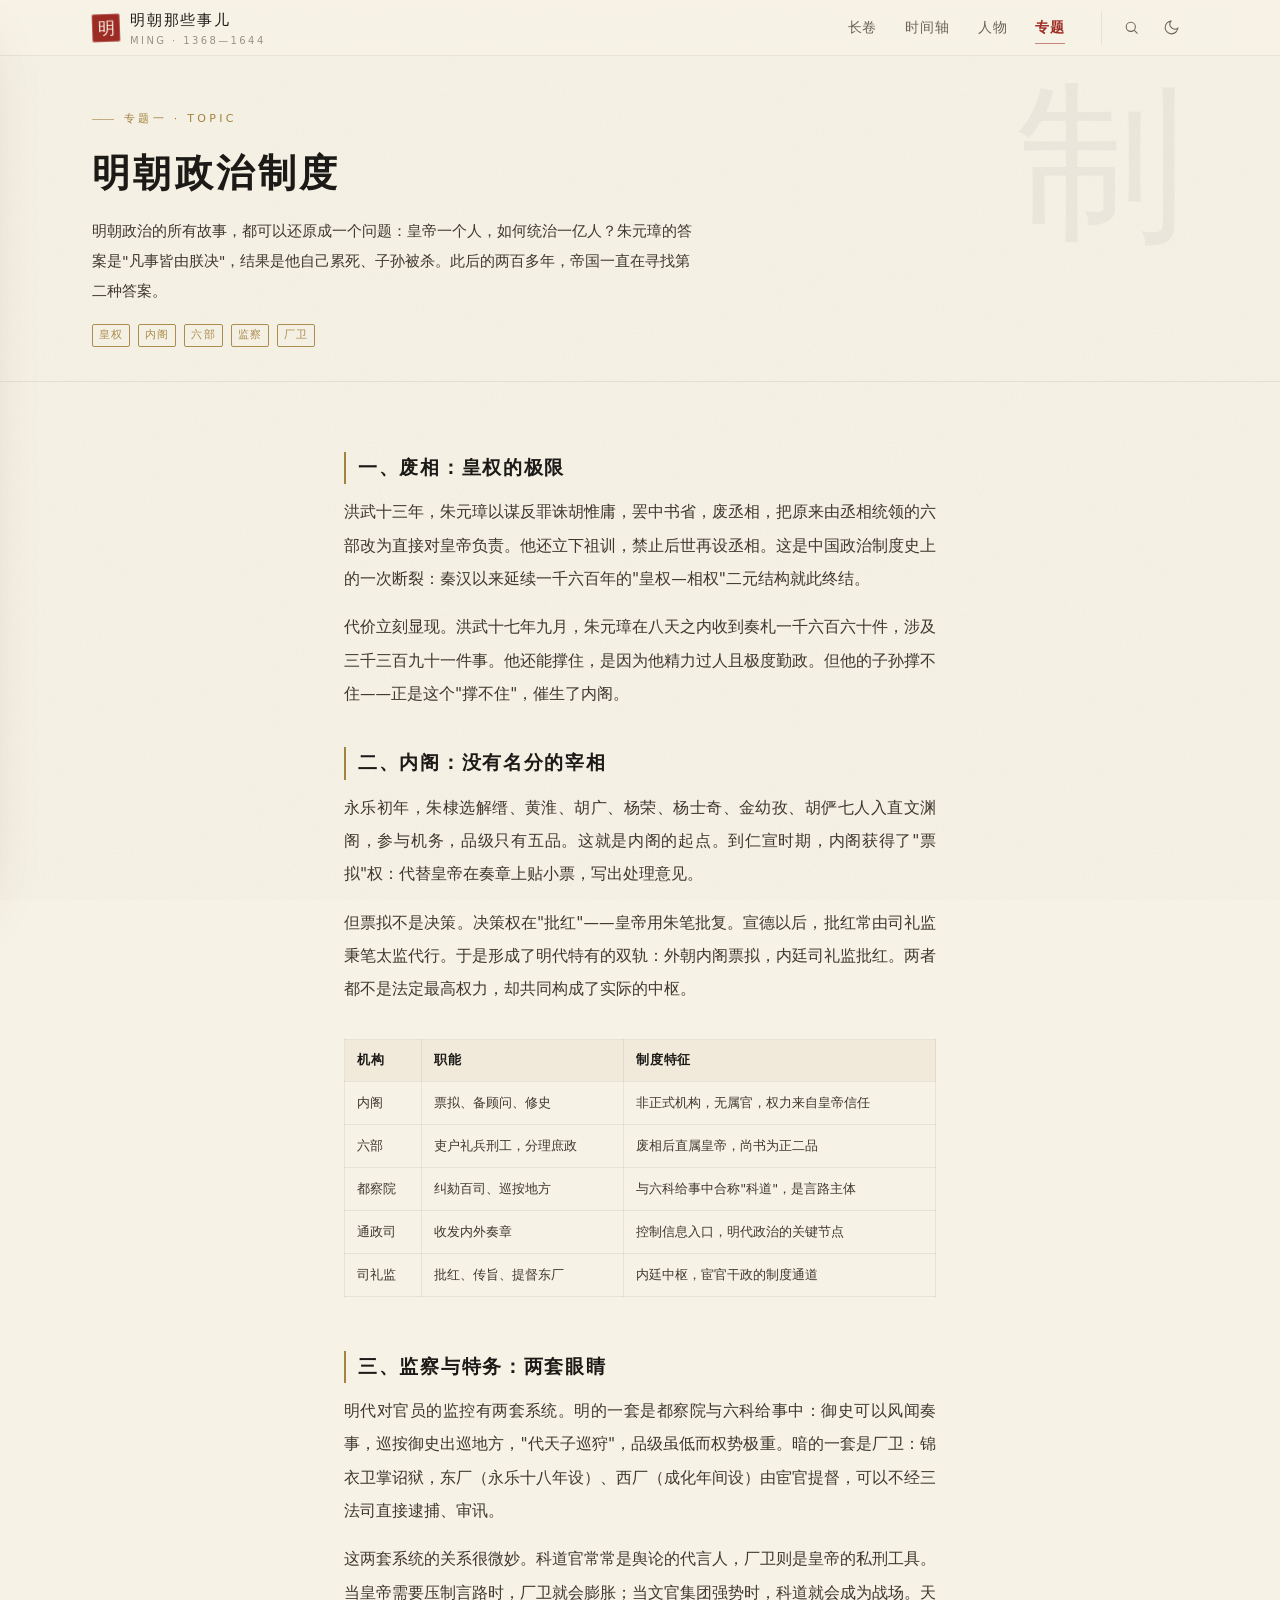
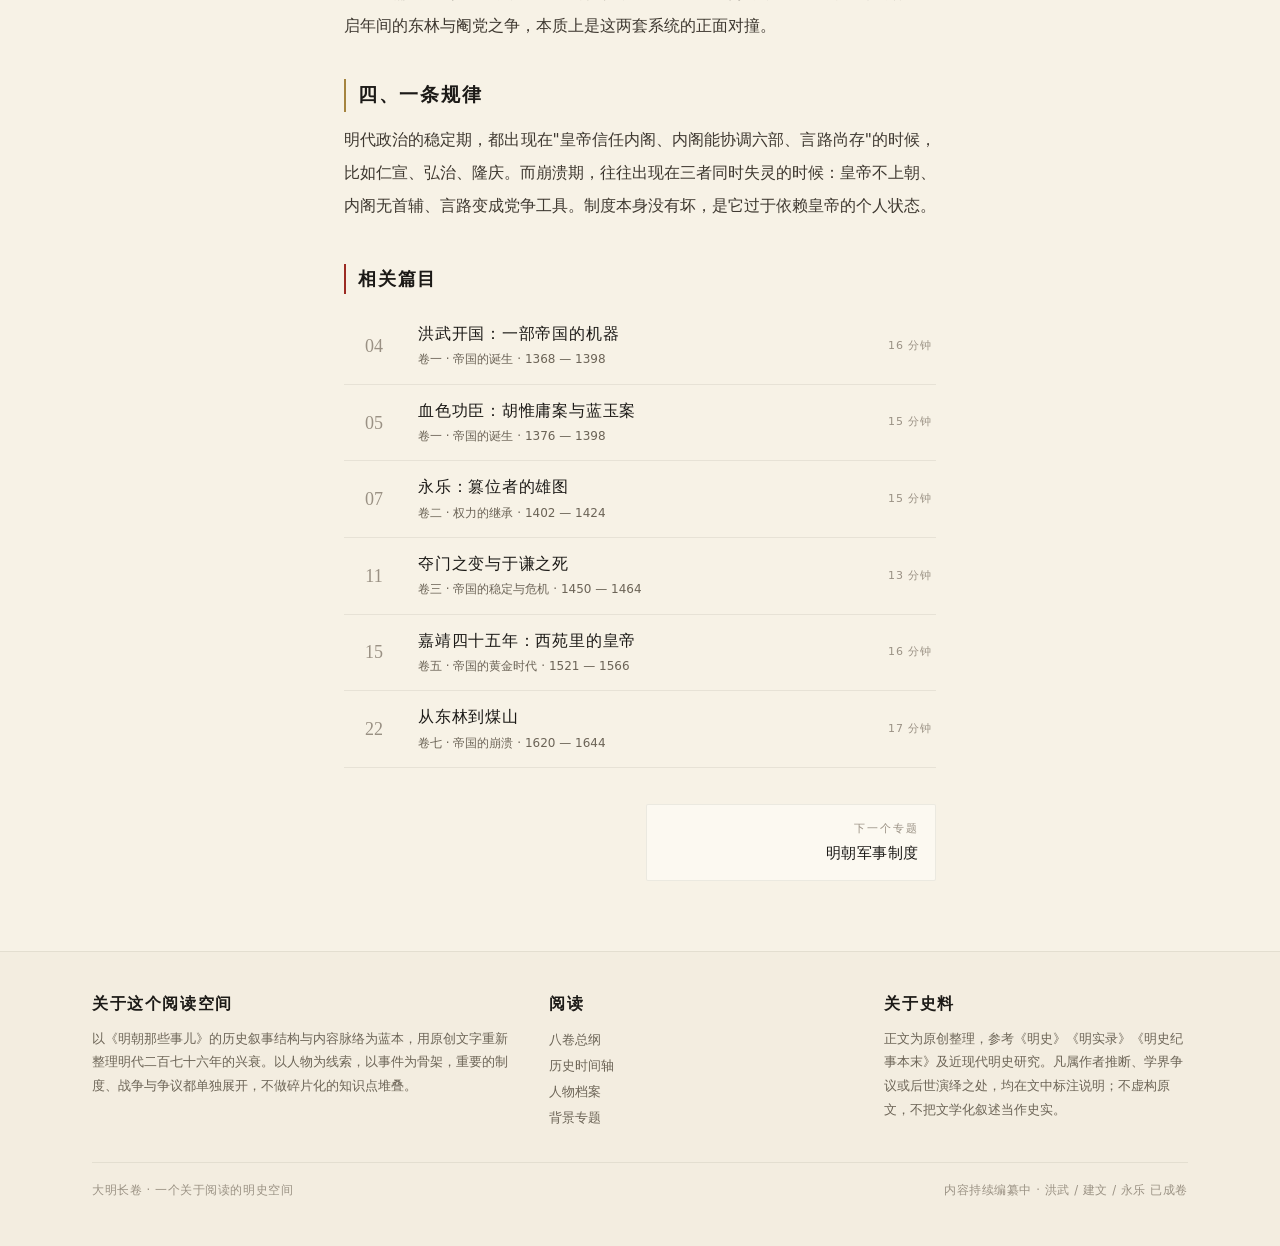
<file: topic.html>
<!DOCTYPE html>
<html lang="zh-CN" data-theme="light">
<head>
<meta charset="UTF-8">
<meta name="viewport" content="width=device-width, initial-scale=1, viewport-fit=cover">
<title>专题 · 明朝那些事儿</title>
<link rel="icon" href="assets/img/favicon.svg" type="image/svg+xml">
<link rel="stylesheet" href="assets/css/base.css">
<link rel="stylesheet" href="assets/css/pages.css">
</head>
<body>
<main id="main"></main>
<script src="assets/js/data/volumes.js"></script>
<script src="assets/js/data/people.js"></script>
<script src="assets/js/data/people-ext.js"></script>
<script src="assets/js/data/topics.js"></script>
<script src="assets/js/data/chapters-1.js"></script>
<script src="assets/js/data/chapters-2.js"></script>
<script src="assets/js/data/chapters-3.js"></script>
<script src="assets/js/data/chapters-4.js"></script>
<script src="assets/js/data/chapters-5.js"></script>
<script src="assets/js/data/chapters-6.js"></script>
<script src="assets/js/data/chapters-7.js"></script>
<script src="assets/js/core.js"></script>
<script>
(function(){
  const M = window.MING, $ = s => document.querySelector(s);
  M.chrome('topics');

  const t = M.topic(M.qs('id') || 't1');
  if (!t) { $('#main').innerHTML = '<div class="wrap" style="padding:80px 0">没有找到这个专题。<a href="topics.html" style="color:var(--zhu)">返回专题列表</a></div>'; return; }
  document.title = t.name + ' · 专题 · 明朝那些事儿';

  const idx = M.topics.findIndex(x => x.id === t.id);
  const prev = M.topics[idx-1], next = M.topics[idx+1];

  function blocks(){
    return t.blocks.map(b => {
      if (b.t === 'h') return `<h2>${M.esc(b.x)}</h2>`;
      if (b.t === 'h3') return `<h3>${M.esc(b.x)}</h3>`;
      if (b.t === 'p') return `<p>${M.esc(b.x)}</p>`;
      if (b.t === 'ul') return `<ul>${b.items.map(x => `<li>${M.esc(x)}</li>`).join('')}</ul>`;
      if (b.t === 'table') return `<div style="overflow-x:auto"><table>
        <thead><tr>${b.head.map(h=>`<th>${M.esc(h)}</th>`).join('')}</tr></thead>
        <tbody>${b.rows.map(r=>`<tr>${r.map(c=>`<td>${M.esc(c)}</td>`).join('')}</tr>`).join('')}</tbody></table></div>`;
      if (b.t === 'map') return `<div class="map-box">${M.mingMap()}
        <div class="map-cap">明代两京、九边与主要战场示意图（非精确疆域图，仅用于建立空间概念）</div></div>`;
      return '';
    }).join('');
  }

  $('#main').innerHTML = `
  <section class="topic-hero">
    <div class="wrap" style="position:relative">
      <span class="mask-char" style="font-size:170px">${['制','兵','赋','文','外','图'][idx] || '专'}</span>
      <span class="kicker">${t.no} · TOPIC</span>
      <h1>${M.esc(t.name)}</h1>
      <p class="lead">${M.esc(t.lead)}</p>
      <div class="vol-themes" style="margin-top:18px">
        ${t.sub.split(' · ').map(s => `<span class="tag">${M.esc(s)}</span>`).join('')}
      </div>
    </div>
  </section>

  <section class="wrap">
    <div class="t-body" style="max-width:var(--r-width);margin:0 auto">${blocks()}</div>

    <div style="max-width:var(--r-width);margin:40px auto 0">
      <h2 style="font-family:var(--serif);font-size:18px;letter-spacing:.1em;padding-left:12px;border-left:2px solid var(--zhu);margin:0 0 14px">相关篇目</h2>
      <div class="ch-list" style="border-top:0">
        ${(t.chapters||[]).map(cid => { const c = M.chapter(cid); if (!c) return ''; const v = M.vol(c.vol);
          return `<a class="ch-item" href="read.html?ch=${c.id}" style="padding:14px 4px">
            <span class="ch-num" style="font-size:18px">${String(c.no).padStart(2,'0')}</span>
            <span><span class="ch-t" style="font-size:15.5px">${M.esc(c.title)}</span>
            <span class="ch-s">${v.no} · ${M.esc(v.title)} · ${c.years}</span></span>
            <span class="ch-meta">${c.minutes} 分钟</span></a>`; }).join('')}
      </div>
    </div>

    <div class="pn-nav" style="max-width:var(--r-width);margin:36px auto 0">
      ${prev ? `<a class="pn" href="topic.html?id=${prev.id}"><span class="pn-dir">上一个专题</span><span class="pn-t">${M.esc(prev.name)}</span></a>` : '<span></span>'}
      ${next ? `<a class="pn next" href="topic.html?id=${next.id}"><span class="pn-dir">下一个专题</span><span class="pn-t">${M.esc(next.name)}</span></a>` : '<span></span>'}
    </div>
  </section>`;

  M.reveal();
})();
</script>
</body>
</html>
</file>
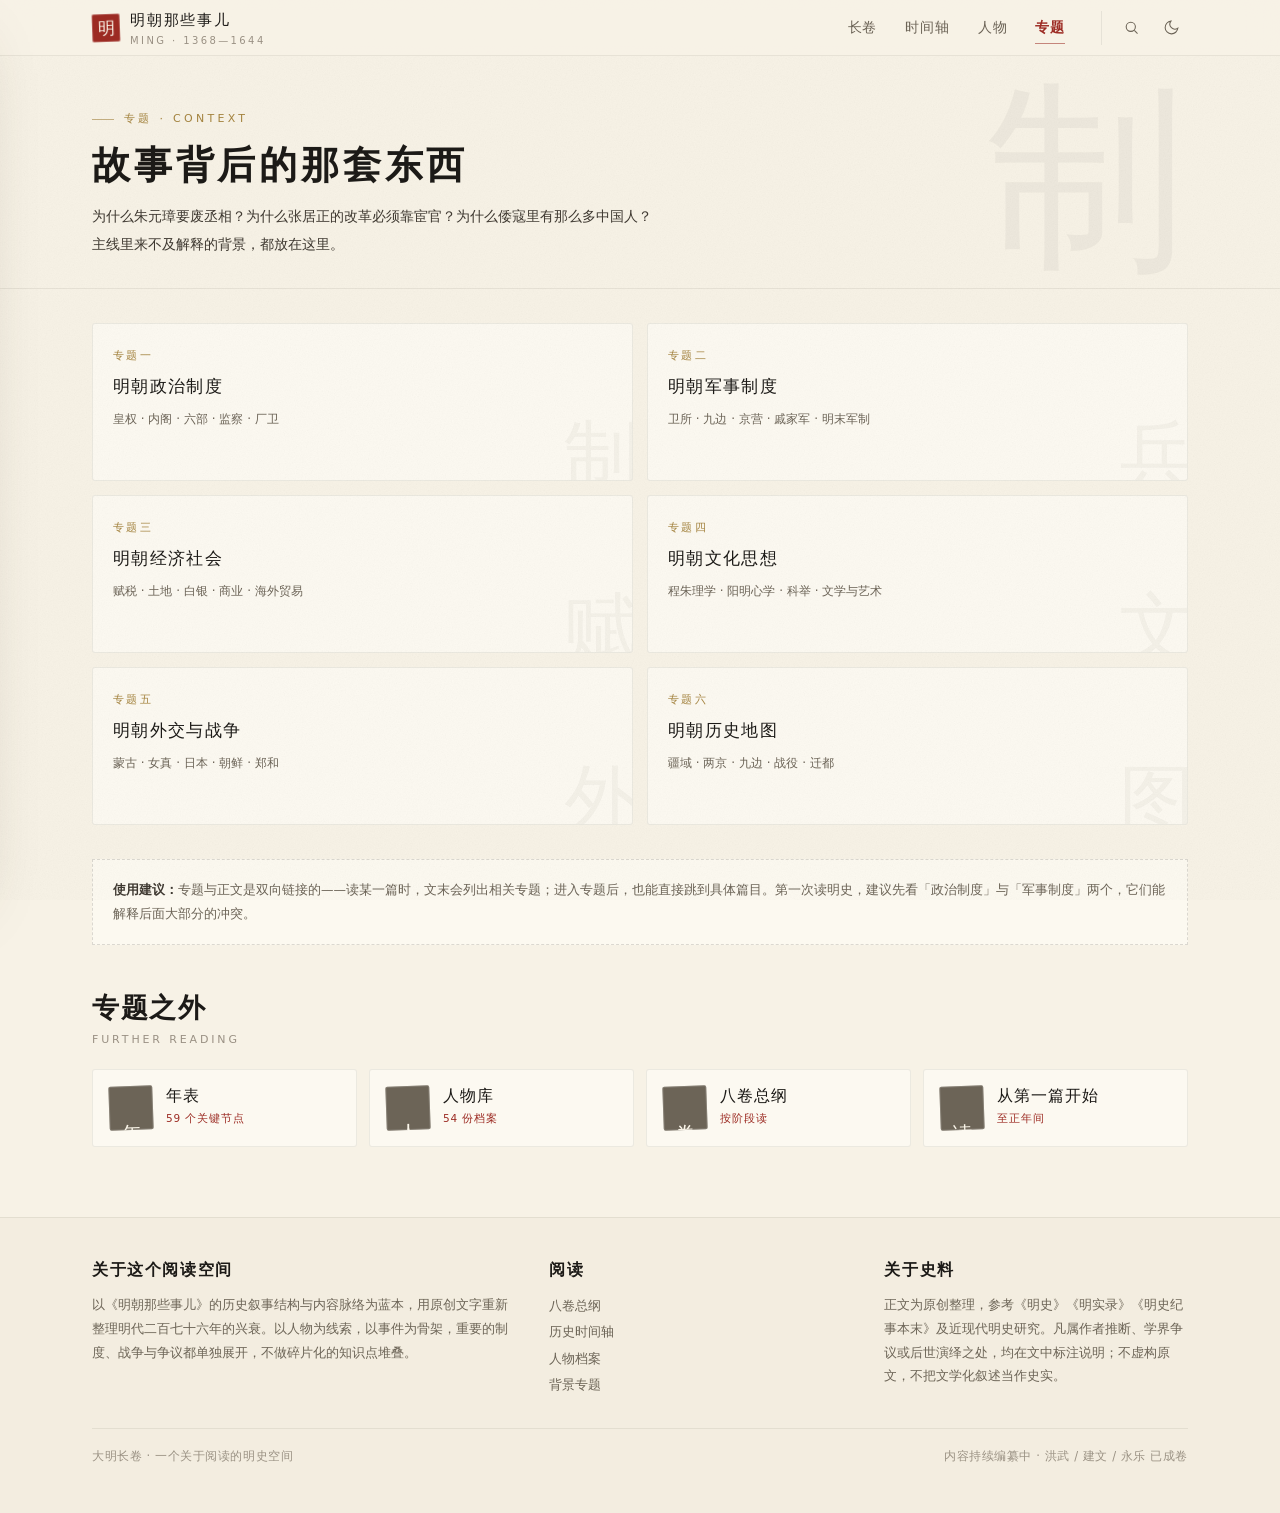
<file: topics.html>
<!DOCTYPE html>
<html lang="zh-CN" data-theme="light">
<head>
<meta charset="UTF-8">
<meta name="viewport" content="width=device-width, initial-scale=1, viewport-fit=cover">
<title>背景专题 · 明朝那些事儿</title>
<meta name="description" content="制度、军事、经济、文化、外交与地图：六个背景专题，补上主线叙事里没有充分展开的部分。">
<link rel="icon" href="assets/img/favicon.svg" type="image/svg+xml">
<link rel="stylesheet" href="assets/css/base.css">
<link rel="stylesheet" href="assets/css/pages.css">
</head>
<body>
<main>
  <section class="page-head">
    <div class="wrap" style="position:relative">
      <span class="mask-char">制</span>
      <span class="kicker">专题 · CONTEXT</span>
      <h1>故事背后的那套东西</h1>
      <p>为什么朱元璋要废丞相？为什么张居正的改革必须靠宦官？为什么倭寇里有那么多中国人？主线里来不及解释的背景，都放在这里。</p>
    </div>
  </section>

  <section class="wrap" style="padding-top:34px">
    <div class="topic-grid" id="grid" style="grid-template-columns:repeat(2,1fr)"></div>
    <div class="pending-note" style="margin-top:34px">
      <b>使用建议：</b>专题与正文是双向链接的——读某一篇时，文末会列出相关专题；进入专题后，也能直接跳到具体篇目。第一次读明史，建议先看「政治制度」与「军事制度」两个，它们能解释后面大部分的冲突。
    </div>
  </section>

  <section class="wrap" style="padding-top:46px">
    <div class="sec-head"><h2 class="sec-title">专题之外<small>FURTHER READING</small></h2></div>
    <div class="p-grid">
      <a class="p-card" href="timeline.html"><div class="p-face"><span class="seal-face" style="background:var(--ink-3)">年</span></div>
        <div><div class="p-name">年表</div><div class="p-title">59 个关键节点</div></div></a>
      <a class="p-card" href="people.html"><div class="p-face"><span class="seal-face" style="background:var(--ink-3)">人</span></div>
        <div><div class="p-name">人物库</div><div class="p-title">54 份档案</div></div></a>
      <a class="p-card" href="volume.html?v=v1"><div class="p-face"><span class="seal-face" style="background:var(--ink-3)">卷</span></div>
        <div><div class="p-name">八卷总纲</div><div class="p-title">按阶段读</div></div></a>
      <a class="p-card" href="read.html?ch=ch01"><div class="p-face"><span class="seal-face" style="background:var(--ink-3)">读</span></div>
        <div><div class="p-name">从第一篇开始</div><div class="p-title">至正年间</div></div></a>
    </div>
  </section>
</main>

<script src="assets/js/data/volumes.js"></script>
<script src="assets/js/data/people.js"></script>
<script src="assets/js/data/people-ext.js"></script>
<script src="assets/js/data/topics.js"></script>
<script src="assets/js/data/chapters-1.js"></script>
<script src="assets/js/data/chapters-2.js"></script>
<script src="assets/js/data/chapters-3.js"></script>
<script src="assets/js/data/chapters-4.js"></script>
<script src="assets/js/data/chapters-5.js"></script>
<script src="assets/js/data/chapters-6.js"></script>
<script src="assets/js/data/chapters-7.js"></script>
<script src="assets/js/core.js"></script>
<script>
(function(){
  const M = window.MING;
  M.chrome('topics');
  document.querySelector('#grid').innerHTML = M.topics.map(M.topicCard).join('');
  M.reveal();
})();
</script>
</body>
</html>
</file>
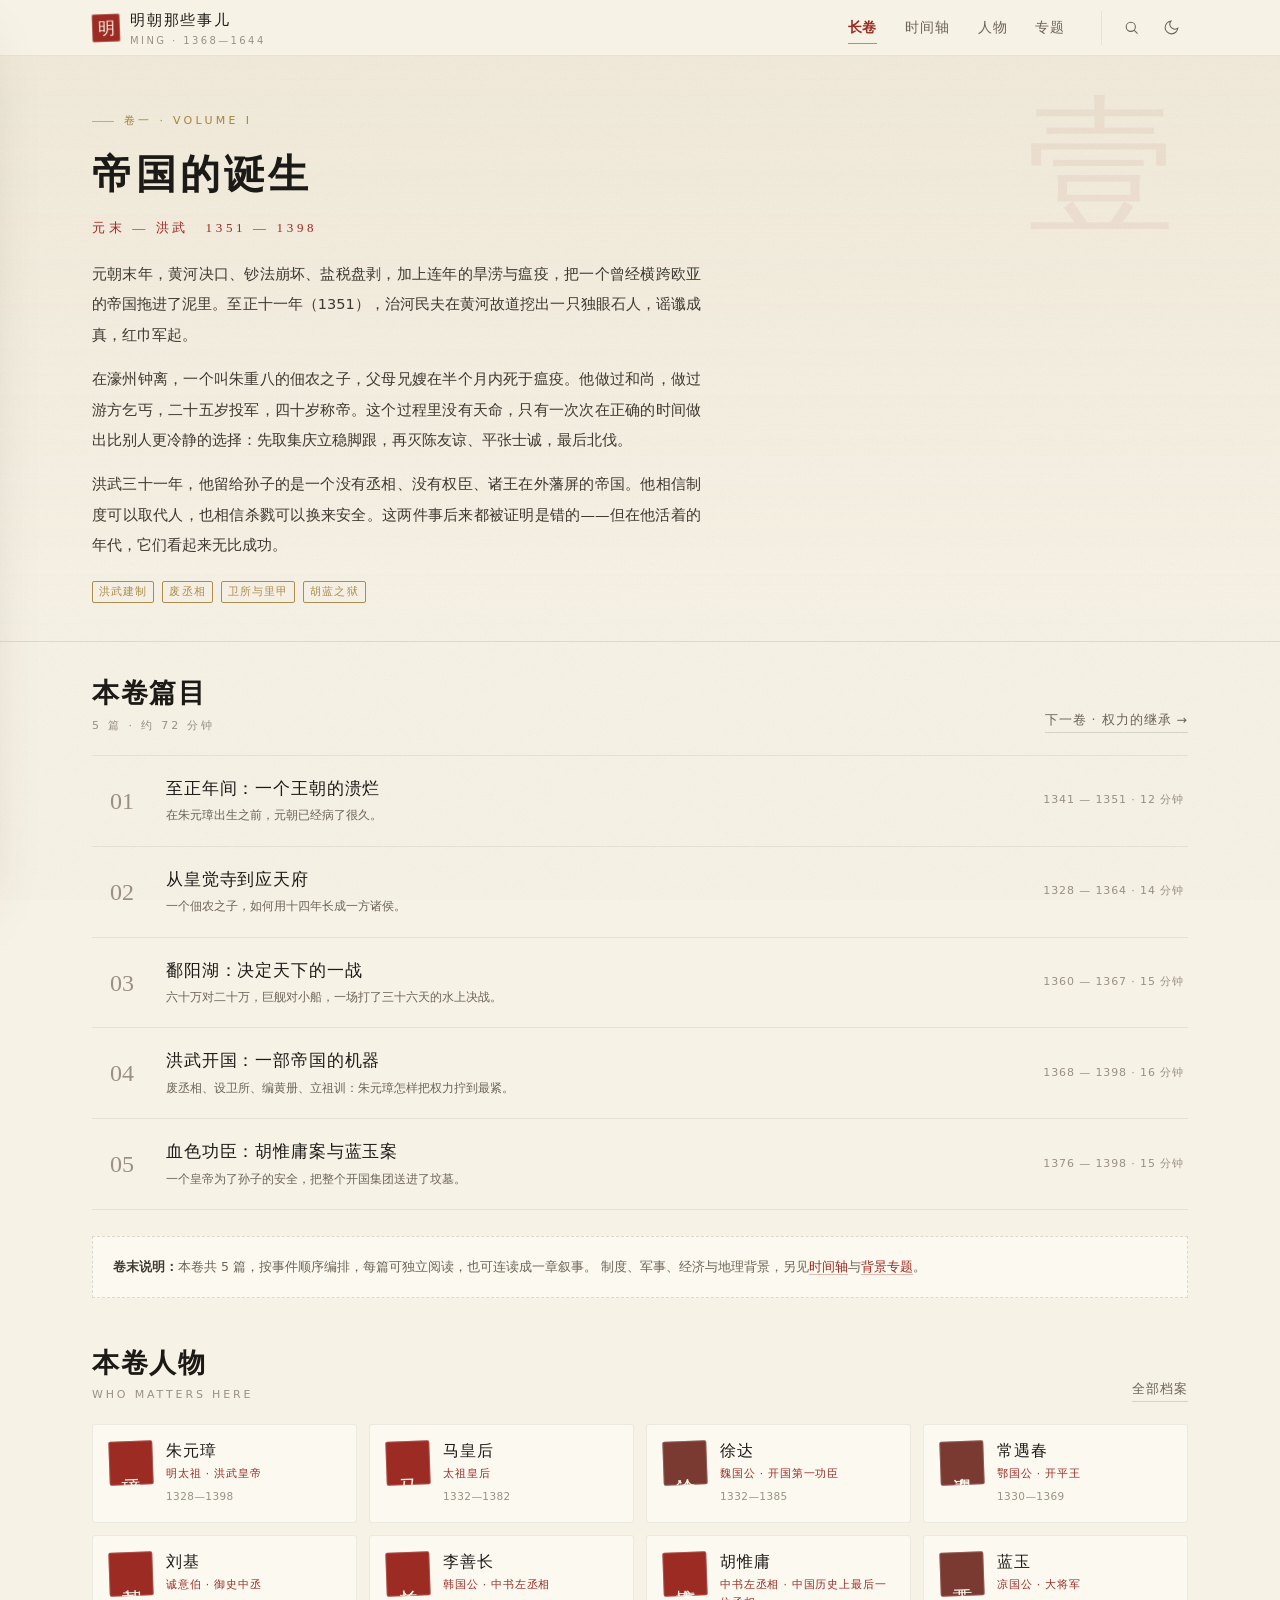
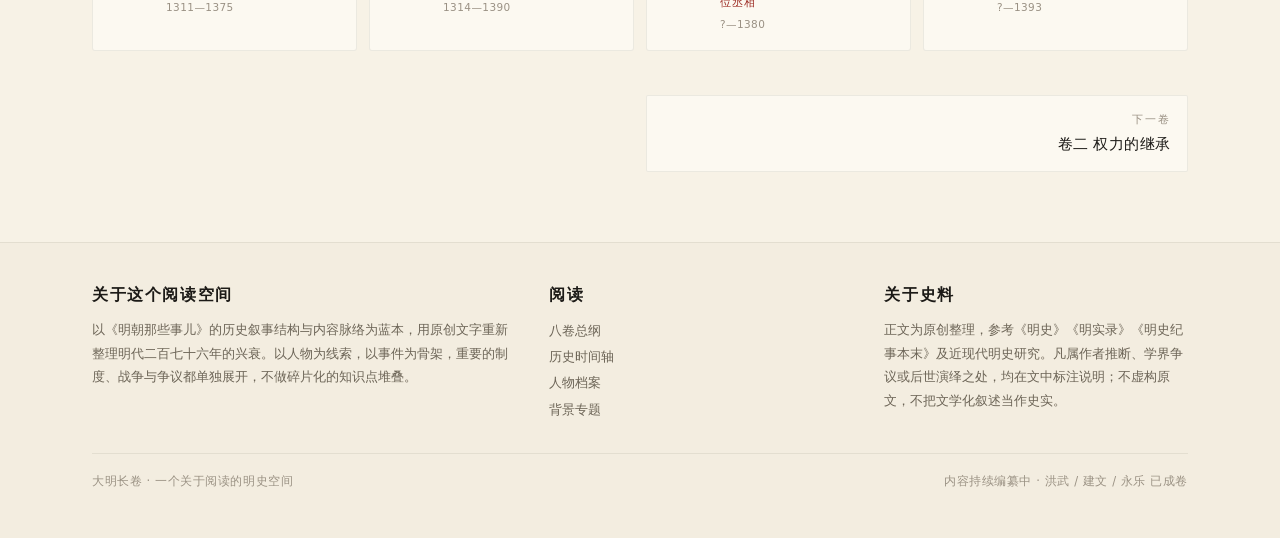
<file: volume.html>
<!DOCTYPE html>
<html lang="zh-CN" data-theme="light">
<head>
<meta charset="UTF-8">
<meta name="viewport" content="width=device-width, initial-scale=1, viewport-fit=cover">
<title>卷宗 · 明朝那些事儿</title>
<link rel="icon" href="assets/img/favicon.svg" type="image/svg+xml">
<link rel="stylesheet" href="assets/css/base.css">
<link rel="stylesheet" href="assets/css/pages.css">
</head>
<body>
<main id="main"></main>
<script src="assets/js/data/volumes.js"></script>
<script src="assets/js/data/people.js"></script>
<script src="assets/js/data/people-ext.js"></script>
<script src="assets/js/data/topics.js"></script>
<script src="assets/js/data/chapters-1.js"></script>
<script src="assets/js/data/chapters-2.js"></script>
<script src="assets/js/data/chapters-3.js"></script>
<script src="assets/js/data/chapters-4.js"></script>
<script src="assets/js/data/chapters-5.js"></script>
<script src="assets/js/data/chapters-6.js"></script>
<script src="assets/js/data/chapters-7.js"></script>
<script src="assets/js/core.js"></script>
<script>
(function(){
  const M = window.MING, $ = s => document.querySelector(s);
  M.chrome('home');

  const v = M.vol(M.qs('v') || 'v1');
  if (!v) { $('#main').innerHTML = '<div class="wrap" style="padding:80px 0">没有找到这一卷。<a href="index.html" style="color:var(--zhu)">返回长卷</a></div>'; return; }
  document.title = v.no + ' ' + v.title + ' · 明朝那些事儿';

  const chs = M.chaptersOf(v.id);
  const idx = M.volumes.findIndex(x => x.id === v.id);
  const prev = M.volumes[idx - 1], next = M.volumes[idx + 1];

  $('#main').innerHTML = `
  <section class="vol-hero">
    <div class="wrap" style="position:relative">
      <span class="big-no">${['壹','贰','叁','肆','伍','陆','柒','捌'][idx] || ''}</span>
      <span class="kicker">${v.no} · VOLUME ${['I','II','III','IV','V','VI','VII','VIII'][idx] || ''}</span>
      <h1>${M.esc(v.title)}</h1>
      <p class="years">${v.era}　${v.years}</p>
      ${v.intro.map(p => `<p class="intro-p">${M.esc(p)}</p>`).join('')}
      <div class="vol-themes">${v.themes.map(t => `<span class="tag">${M.esc(t)}</span>`).join('')}</div>
    </div>
  </section>

  <section class="wrap" style="padding-top:34px">
    <div class="sec-head">
      <h2 class="sec-title">本卷篇目<small>${chs.length} 篇 · 约 ${chs.reduce((a,c)=>a+(c.minutes||0),0)} 分钟</small></h2>
      ${next ? `<a class="sec-more" href="volume.html?v=${next.id}">下一卷 · ${next.title} →</a>` : ''}
    </div>
    <div class="ch-list">
      ${chs.map(c => `<a class="ch-item" href="read.html?ch=${c.id}">
        <span class="ch-num">${String(c.no).padStart(2,'0')}</span>
        <span>
          <span class="ch-t">${M.esc(c.title)}</span>
          <span class="ch-s">${M.esc(c.subtitle || '')}</span>
        </span>
        <span class="ch-meta">${c.years} · ${c.minutes} 分钟</span>
      </a>`).join('')}
    </div>
    <div class="pending-note">
      <b>卷末说明：</b>本卷共 ${chs.length} 篇，按事件顺序编排，每篇可独立阅读，也可连读成一章叙事。
      制度、军事、经济与地理背景，另见<a href="timeline.html" style="color:var(--zhu);border-bottom:1px solid rgba(156,43,35,.3)">时间轴</a>与<a href="topics.html" style="color:var(--zhu);border-bottom:1px solid rgba(156,43,35,.3)">背景专题</a>。
    </div>
  </section>

  <section class="wrap" style="padding-top:48px">
    <div class="sec-head"><h2 class="sec-title">本卷人物<small>WHO MATTERS HERE</small></h2>
      <a class="sec-more" href="people.html">全部档案</a></div>
    <div class="p-grid">
      ${(v.people||[]).map(id => M.person(id)).filter(Boolean).map(M.personCard).join('')}
    </div>
  </section>

  <section class="wrap" style="padding-top:44px">
    <div class="pn-nav">
      ${prev ? `<a class="pn" href="volume.html?v=${prev.id}"><span class="pn-dir">上一卷</span><span class="pn-t">${prev.no} ${prev.title}</span></a>` : '<span></span>'}
      ${next ? `<a class="pn next" href="volume.html?v=${next.id}"><span class="pn-dir">下一卷</span><span class="pn-t">${next.no} ${next.title}</span></a>` : '<span></span>'}
    </div>
  </section>`;

  M.reveal();
})();
</script>
</body>
</html>
</file>
<file: assets/css/base.css>
/* ===========================================================
   大明长卷 · 基础层
   宣纸 / 墨 / 朱印 / 古铜金
   =========================================================== */

:root{
  --paper:#F7F2E6;
  --paper-2:#F1EADA;
  --paper-3:#E8DEC8;
  --ink:#1C1A17;
  --ink-2:#3E3830;
  --ink-3:#6C6457;
  --ink-4:#9A9184;
  --zhu:#9C2B23;
  --zhu-2:#B84A3C;
  --gold:#A5843F;
  --gold-2:#C4A768;
  --line:rgba(28,26,23,.14);
  --line-2:rgba(28,26,23,.075);
  --card:rgba(255,253,247,.62);
  --shadow:0 1px 2px rgba(70,58,40,.05),0 10px 30px -14px rgba(70,58,40,.22);
  --shadow-lg:0 2px 4px rgba(70,58,40,.05),0 24px 60px -28px rgba(70,58,40,.34);
  --serif:"Songti SC","Source Han Serif SC","Noto Serif CJK SC","SimSun",serif;
  --kai:"Kaiti SC","STKaiti","KaiTi",var(--serif);
  --sans:"PingFang SC","Hiragino Sans GB","Microsoft YaHei",system-ui,-apple-system,sans-serif;
  --maxw:1140px;
  --r-size:17.5px;
  --r-lh:1.95;
  --r-width:37em;
  --r-font:var(--serif);
  --nav-h:56px;
}

[data-theme="dark"]{
  --paper:#14110E;
  --paper-2:#1A1613;
  --paper-3:#241E18;
  --ink:#EAE3D4;
  --ink-2:#D3CAB8;
  --ink-3:#A79D89;
  --ink-4:#7B7260;
  --zhu:#C0553F;
  --zhu-2:#D46D53;
  --gold:#C0A265;
  --gold-2:#D9BF87;
  --line:rgba(234,227,212,.15);
  --line-2:rgba(234,227,212,.08);
  --card:rgba(255,250,238,.045);
  --shadow:0 10px 30px -14px rgba(0,0,0,.7);
  --shadow-lg:0 24px 60px -28px rgba(0,0,0,.85);
}

*,*::before,*::after{box-sizing:border-box}

html{-webkit-text-size-adjust:100%;scroll-behavior:smooth}
@media (prefers-reduced-motion:reduce){html{scroll-behavior:auto}}

body{
  margin:0;
  background:var(--paper);
  color:var(--ink);
  font-family:var(--sans);
  font-size:16px;
  line-height:1.7;
  -webkit-font-smoothing:antialiased;
  text-rendering:optimizeLegibility;
  overflow-x:hidden;
}

/* 宣纸纤维纹理 */
body::after{
  content:"";
  position:fixed;
  inset:0;
  z-index:0;
  pointer-events:none;
  opacity:.42;
  mix-blend-mode:multiply;
  background-image:url("data:image/svg+xml;utf8,<svg xmlns='http://www.w3.org/2000/svg' width='260' height='260'><filter id='n'><feTurbulence type='fractalNoise' baseFrequency='0.82' numOctaves='3' stitchTiles='stitch'/><feColorMatrix type='saturate' values='0'/></filter><rect width='260' height='260' filter='url(%23n)' opacity='0.16'/></svg>");
}
[data-theme="dark"] body::after{opacity:.3;mix-blend-mode:screen}

img,svg{max-width:100%;display:block}
a{color:inherit;text-decoration:none}
button{font:inherit;color:inherit}

::selection{background:rgba(156,43,35,.16)}

/* ---------- 版心 ---------- */
.wrap{width:100%;max-width:var(--maxw);margin:0 auto;padding:0 22px}
.wrap-narrow{width:100%;max-width:760px;margin:0 auto;padding:0 22px}

/* ---------- 顶栏 ---------- */
.site-head{
  position:sticky;top:0;z-index:60;
  height:var(--nav-h);
  display:flex;align-items:center;
  background:color-mix(in srgb,var(--paper) 88%,transparent);
  backdrop-filter:saturate(1.2) blur(14px);
  border-bottom:1px solid var(--line-2);
}
.site-head .wrap{display:flex;align-items:center;gap:18px;height:100%}
.brand{display:flex;align-items:center;gap:10px;flex-shrink:0}
.brand-mark{
  width:28px;height:28px;display:grid;place-items:center;
  background:var(--zhu);color:#FBF6EA;
  font-family:var(--kai);font-size:17px;line-height:1;
  border-radius:2px;
  box-shadow:inset 0 0 0 1px rgba(255,255,255,.22);
  transform:rotate(-2deg);
}
.brand-txt{font-family:var(--serif);font-size:15px;letter-spacing:.12em;color:var(--ink)}
.brand-sub{font-size:10px;letter-spacing:.24em;color:var(--ink-4);display:block;margin-top:-1px}

.nav{display:flex;align-items:center;gap:4px;margin-left:auto}
.nav a{
  padding:7px 12px;font-size:13.5px;letter-spacing:.06em;color:var(--ink-3);
  border-radius:3px;position:relative;transition:color .18s,background .18s;
}
.nav a:hover{color:var(--ink);background:var(--line-2)}
.nav a[aria-current="page"]{color:var(--zhu);font-weight:600}
.nav a[aria-current="page"]::after{
  content:"";position:absolute;left:12px;right:12px;bottom:2px;height:1px;background:var(--zhu);opacity:.55;
}
.head-tools{display:flex;align-items:center;gap:6px;margin-left:6px;padding-left:12px;border-left:1px solid var(--line-2)}
.icon-btn{
  width:34px;height:34px;display:grid;place-items:center;
  border:1px solid transparent;border-radius:50%;background:none;cursor:pointer;
  color:var(--ink-3);transition:.18s;
}
.icon-btn:hover{color:var(--ink);background:var(--line-2)}
.icon-btn svg{width:17px;height:17px;stroke:currentColor;fill:none;stroke-width:1.5}

@media (max-width:760px){
  .nav{display:none}
  .brand-sub{display:none}
}

/* ---------- 底部导航（移动端） ---------- */
.tabbar{
  position:fixed;left:0;right:0;bottom:0;z-index:55;
  display:none;
  background:color-mix(in srgb,var(--paper) 92%,transparent);
  backdrop-filter:blur(14px);
  border-top:1px solid var(--line-2);
  padding:6px 4px calc(6px + env(safe-area-inset-bottom));
}
.tabbar a{
  flex:1;display:flex;flex-direction:column;align-items:center;gap:2px;
  font-size:10.5px;letter-spacing:.06em;color:var(--ink-4);padding:5px 0;
}
.tabbar a svg{width:19px;height:19px;stroke:currentColor;fill:none;stroke-width:1.4}
.tabbar a.on{color:var(--zhu)}
@media (max-width:760px){
  .tabbar{display:flex}
  body.has-tabbar{padding-bottom:64px}
}

/* ---------- 通用元件 ---------- */
.btn{
  display:inline-flex;align-items:center;justify-content:center;gap:8px;
  height:42px;padding:0 20px;border-radius:2px;
  background:var(--ink);color:var(--paper);
  font-size:14px;letter-spacing:.08em;
  border:1px solid var(--ink);
  transition:.2s;cursor:pointer;
}
.btn:hover{background:var(--zhu);border-color:var(--zhu);color:#FBF6EA}
.btn.ghost{background:transparent;color:var(--ink-2);border-color:var(--line)}
.btn.ghost:hover{background:transparent;border-color:var(--zhu);color:var(--zhu)}
.btn.sm{height:34px;padding:0 14px;font-size:12.5px}

.kicker{
  font-size:11px;letter-spacing:.3em;color:var(--gold);
  text-transform:uppercase;display:flex;align-items:center;gap:10px;
}
.kicker::before{content:"";width:22px;height:1px;background:var(--gold);opacity:.6}

.sec-head{display:flex;align-items:flex-end;justify-content:space-between;gap:16px;margin-bottom:22px}
.sec-title{
  font-family:var(--serif);font-size:clamp(21px,3.4vw,27px);font-weight:600;
  letter-spacing:.06em;margin:0;line-height:1.3;
}
.sec-title small{display:block;font-size:11px;letter-spacing:.26em;color:var(--ink-4);font-family:var(--sans);font-weight:400;margin-top:7px}
.sec-more{font-size:12.5px;color:var(--ink-3);letter-spacing:.08em;white-space:nowrap;border-bottom:1px solid var(--line);padding-bottom:2px}
.sec-more:hover{color:var(--zhu);border-color:var(--zhu)}

.rule{display:flex;align-items:center;gap:12px;color:var(--ink-4);margin:0}
.rule::before,.rule::after{content:"";height:1px;flex:1;background:var(--line)}
.rule i{width:5px;height:5px;background:var(--gold);opacity:.7;transform:rotate(45deg)}

.chip{
  display:inline-flex;align-items:center;height:31px;padding:0 13px;
  border:1px solid var(--line);border-radius:99px;
  font-size:12.5px;color:var(--ink-3);background:transparent;cursor:pointer;
  letter-spacing:.04em;transition:.16s;white-space:nowrap;
}
.chip:hover{border-color:var(--ink-4);color:var(--ink)}
.chip.on{background:var(--ink);border-color:var(--ink);color:var(--paper)}

.seal{
  display:inline-grid;place-items:center;
  width:26px;height:26px;background:var(--zhu);color:#FBF6EA;
  font-family:var(--kai);font-size:15px;line-height:1;border-radius:2px;
  box-shadow:inset 0 0 0 1px rgba(255,255,255,.18);
}

.tag{
  display:inline-block;font-size:11px;letter-spacing:.1em;color:var(--gold);
  border:1px solid currentColor;opacity:.9;padding:1px 6px;border-radius:2px;
}

/* 卷首大字水印 */
.big-char{
  position:absolute;font-family:var(--kai);color:var(--ink);
  opacity:.035;pointer-events:none;user-select:none;line-height:.8;
}

/* ---------- 页脚 ---------- */
.site-foot{
  margin-top:70px;border-top:1px solid var(--line-2);
  padding:38px 0 46px;background:color-mix(in srgb,var(--paper-2) 55%,transparent);
  position:relative;z-index:1;
}
.foot-grid{display:grid;grid-template-columns:1.4fr 1fr 1fr;gap:32px}
.foot-title{font-family:var(--serif);font-size:16px;letter-spacing:.1em;margin:0 0 10px}
.foot-txt{font-size:12.5px;color:var(--ink-3);line-height:1.9;margin:0;max-width:38em}
.foot-txt a{border-bottom:1px solid var(--line)}
.foot-list{list-style:none;margin:0;padding:0;font-size:12.5px;color:var(--ink-3);line-height:2.1}
.foot-list a:hover{color:var(--zhu)}
.foot-bottom{
  margin-top:30px;padding-top:18px;border-top:1px solid var(--line-2);
  display:flex;justify-content:space-between;gap:14px;flex-wrap:wrap;
  font-size:11.5px;color:var(--ink-4);letter-spacing:.05em;
}
@media (max-width:760px){
  .foot-grid{grid-template-columns:1fr;gap:22px}
  .site-foot{margin-top:48px;padding-bottom:60px}
}

/* ---------- 顶部阅读进度条 ---------- */
.top-progress{
  position:fixed;top:0;left:0;height:2px;width:0%;
  background:linear-gradient(90deg,var(--zhu),var(--gold));
  z-index:80;transition:width .1s linear;
}

/* ---------- 淡入 ---------- */
.reveal{opacity:0;transform:translateY(14px);transition:opacity .7s ease,transform .7s cubic-bezier(.2,.7,.3,1)}
.reveal.in{opacity:1;transform:none}
@media (prefers-reduced-motion:reduce){.reveal{opacity:1;transform:none}}

/* 滚动条 */
::-webkit-scrollbar{width:9px;height:9px}
::-webkit-scrollbar-thumb{background:var(--line);border-radius:9px}
::-webkit-scrollbar-track{background:transparent}

/* 工具类 */
.mt-0{margin-top:0}.mb-0{margin-bottom:0}
.hide{display:none!important}
.center{text-align:center}
.mono{font-variant-numeric:tabular-nums}
</file>
<file: assets/css/pages.css>
/* ===========================================================
   大明长卷 · 页面层（首页 / 时间轴 / 人物 / 专题 / 卷宗）
   =========================================================== */

/* ================= 首页 · 长卷卷首 ================= */
.hero{
  position:relative;
  min-height:min(88vh,760px);
  display:flex;align-items:center;
  overflow:hidden;
  padding:64px 0 0;
  border-bottom:1px solid var(--line-2);
  background:
    radial-gradient(120% 80% at 78% 8%,rgba(196,167,104,.13),transparent 60%),
    radial-gradient(90% 70% at 10% 90%,rgba(156,43,35,.07),transparent 62%),
    linear-gradient(180deg,var(--paper-2),var(--paper) 70%);
}
[data-theme="dark"] .hero{
  background:
    radial-gradient(120% 80% at 78% 8%,rgba(196,167,104,.10),transparent 60%),
    radial-gradient(90% 70% at 10% 90%,rgba(192,85,63,.10),transparent 62%),
    linear-gradient(180deg,#181410,var(--paper) 72%);
}
.hero-ink{
  position:absolute;inset:auto 0 0 0;height:56%;pointer-events:none;
  opacity:.85;
  -webkit-mask-image:linear-gradient(180deg,transparent,#000 34%);
  mask-image:linear-gradient(180deg,transparent,#000 34%);
}
.hero-ink svg{width:100%;height:100%}
.hero-char{
  position:absolute;right:-2vw;top:4%;font-family:var(--kai);
  font-size:clamp(200px,34vw,520px);line-height:.8;color:var(--ink);
  opacity:.045;pointer-events:none;user-select:none;
}
.hero-inner{position:relative;z-index:2;padding-bottom:12vh}
.hero-kicker{
  display:flex;align-items:center;gap:12px;
  font-size:11.5px;letter-spacing:.34em;color:var(--gold);margin:0 0 20px;
}
.hero-kicker::before{content:"";width:34px;height:1px;background:var(--gold);opacity:.65}
.hero-title{
  font-family:var(--serif);font-weight:600;
  font-size:clamp(40px,8.6vw,86px);
  line-height:1.08;letter-spacing:.09em;
  margin:0 0 14px;color:var(--ink);
  text-shadow:0 1px 0 rgba(255,255,255,.35);
}
.hero-years{
  font-family:var(--serif);font-variant-numeric:tabular-nums;
  font-size:clamp(15px,2.4vw,19px);letter-spacing:.42em;color:var(--zhu);
  margin:0 0 26px;
}
.hero-sub{
  max-width:33em;font-size:clamp(13.5px,1.6vw,15px);line-height:2.1;
  color:var(--ink-2);margin:0 0 34px;letter-spacing:.02em;
}
.hero-sub em{font-style:normal;color:var(--ink);border-bottom:1px solid rgba(156,43,35,.35)}
.hero-actions{display:flex;gap:12px;flex-wrap:wrap}
.hero-seal{
  position:absolute;right:max(22px,6vw);bottom:14vh;z-index:3;
  width:64px;height:64px;display:grid;place-items:center;
  background:var(--zhu);color:#FBF6EA;font-family:var(--kai);font-size:32px;
  border-radius:3px;transform:rotate(-3deg);
  box-shadow:inset 0 0 0 2px rgba(255,255,255,.16),0 10px 24px -12px rgba(120,30,25,.6);
  opacity:.94;
}
.hero-scroll{
  position:absolute;left:50%;bottom:22px;transform:translateX(-50%);
  font-size:10.5px;letter-spacing:.3em;color:var(--ink-3);
  display:flex;flex-direction:column;align-items:center;gap:8px;z-index:3;
  text-shadow:0 1px 2px var(--paper);
}
.hero-scroll::after{
  content:"";width:1px;height:26px;background:linear-gradient(var(--ink-4),transparent);
  animation:drop 2.4s ease-in-out infinite;
}
@keyframes drop{0%,100%{opacity:.2;transform:scaleY(.6)}50%{opacity:.9;transform:scaleY(1)}}
@media (max-width:760px){
  .hero{min-height:82vh;padding-top:44px}
  .hero-inner{padding-bottom:16vh}
  .hero-seal{width:48px;height:48px;font-size:24px;bottom:20vh;right:20px}
  .hero-years{letter-spacing:.3em}
}

/* ================= 数据条 ================= */
.stat-bar{
  display:grid;grid-template-columns:repeat(4,1fr);gap:1px;
  background:var(--line-2);border:1px solid var(--line-2);
  margin:-30px auto 0;position:relative;z-index:5;max-width:var(--maxw);
  background-color:var(--paper);
}
.stat-cell{background:var(--paper);padding:20px 18px;text-align:center}
.stat-num{font-family:var(--serif);font-size:clamp(21px,3vw,27px);color:var(--zhu);letter-spacing:.02em;line-height:1.1}
.stat-lab{font-size:11px;letter-spacing:.18em;color:var(--ink-4);margin-top:6px}
@media (max-width:600px){
  .stat-bar{grid-template-columns:repeat(2,1fr);margin:-24px 16px 0;max-width:none}
}

/* ================= 引言 ================= */
.intro{padding:64px 0 8px}
.intro-grid{display:grid;grid-template-columns:1fr 1.55fr;gap:52px;align-items:start}
.intro-lead{font-family:var(--serif);font-size:clamp(19px,2.6vw,24px);line-height:1.95;letter-spacing:.04em;margin:0}
.intro-lead b{color:var(--zhu);font-weight:600}
.intro-body p{font-size:14.5px;line-height:2.15;color:var(--ink-2);margin:0 0 16px;text-align:justify}
.intro-body p:last-child{margin-bottom:0}
.intro-sig{
  margin-top:22px;font-family:var(--kai);font-size:13px;color:var(--ink-4);letter-spacing:.1em;
  display:flex;align-items:center;gap:10px;
}
.intro-sig::before{content:"";width:26px;height:1px;background:var(--line)}
@media (max-width:820px){
  .intro{padding:44px 0 8px}
  .intro-grid{grid-template-columns:1fr;gap:22px}
}

/* ================= 八卷长卷 ================= */
.vols{padding:56px 0 10px;position:relative}
.vol-strip{
  display:flex;gap:14px;overflow-x:auto;padding:4px 22px 22px;
  scroll-snap-type:x proximity;
  margin:0 -22px;
  scrollbar-width:thin;
}
.vol-card{
  position:relative;flex:0 0 268px;scroll-snap-align:start;
  background:linear-gradient(170deg,var(--card),transparent 70%);
  border:1px solid var(--line);border-radius:3px;
  padding:22px 20px 20px;min-height:246px;
  display:flex;flex-direction:column;
  transition:.24s;overflow:hidden;
}
.vol-card::before{
  content:"";position:absolute;left:0;top:0;bottom:0;width:3px;
  background:var(--zhu);opacity:.28;transition:.24s;
}
.vol-card:hover{border-color:rgba(156,43,35,.35);transform:translateY(-3px);box-shadow:var(--shadow)}
.vol-card:hover::before{opacity:1;width:3px}
.vol-no{
  font-family:var(--kai);font-size:12.5px;letter-spacing:.24em;color:var(--gold);
}
.vol-era{font-size:11px;letter-spacing:.14em;color:var(--ink-4);margin-top:3px}
.vol-title{
  font-family:var(--serif);font-size:19.5px;font-weight:600;letter-spacing:.08em;
  margin:14px 0 10px;line-height:1.5;
}
.vol-intro{
  font-size:12.5px;line-height:1.95;color:var(--ink-3);margin:0;
  display:-webkit-box;-webkit-line-clamp:3;-webkit-box-orient:vertical;overflow:hidden;
}
.vol-foot{
  margin-top:auto;padding-top:14px;display:flex;align-items:center;justify-content:space-between;
  font-size:11px;letter-spacing:.1em;color:var(--ink-4);
  border-top:1px solid var(--line-2);
}
.vol-foot .arrow{color:var(--zhu);opacity:0;transform:translateX(-4px);transition:.24s}
.vol-card:hover .vol-foot .arrow{opacity:1;transform:none}

/* ================= 时间轴（首页横条） ================= */
.tl-mini{padding:56px 0 20px;position:relative}
.tl-rail{
  display:flex;gap:0;overflow-x:auto;padding:8px 0 18px;
  position:relative;scrollbar-width:thin;
}
.tl-rail::before{
  content:"";position:absolute;left:0;right:0;top:31px;height:1px;
  background:linear-gradient(90deg,transparent,var(--line) 6%,var(--line) 94%,transparent);
}
.tl-node{
  flex:0 0 auto;width:132px;text-align:center;position:relative;padding-top:0;
}
.tl-dot{
  width:9px;height:9px;border-radius:50%;background:var(--paper);
  border:1px solid var(--zhu);margin:26px auto 0;position:relative;z-index:1;
  transition:.2s;
}
.tl-node:hover .tl-dot{background:var(--zhu);box-shadow:0 0 0 4px rgba(156,43,35,.12)}
.tl-year{font-family:var(--serif);font-size:13px;color:var(--zhu);letter-spacing:.04em;margin-top:12px}
.tl-txt{font-size:11.5px;color:var(--ink-3);margin-top:4px;line-height:1.6;padding:0 4px}

/* ================= 帝王世系 ================= */
.emp-row{display:grid;grid-template-columns:repeat(4,1fr);gap:12px}
.emp{
  display:flex;gap:12px;align-items:center;padding:14px 14px;
  border:1px solid var(--line-2);border-radius:3px;background:var(--card);
  transition:.2s;
}
.emp:hover{border-color:var(--line);background:var(--paper-2)}
.emp-seal{
  flex:0 0 40px;width:40px;height:40px;display:grid;place-items:center;
  background:var(--zhu);color:#FBF6EA;font-family:var(--kai);font-size:17px;line-height:1.05;
  writing-mode:vertical-rl;letter-spacing:0;
  border-radius:2px;transform:rotate(-2deg);
  box-shadow:inset 0 0 0 1px rgba(255,255,255,.16);
}
.emp.pending .emp-seal{background:var(--ink-4);opacity:.55}
.emp-name{font-family:var(--serif);font-size:14.5px;letter-spacing:.05em}
.emp-meta{font-size:10.5px;color:var(--ink-4);letter-spacing:.08em;margin-top:2px}
@media (max-width:900px){.emp-row{grid-template-columns:repeat(3,1fr)}}
@media (max-width:600px){.emp-row{grid-template-columns:repeat(2,1fr);gap:9px}.emp{padding:11px}.emp-seal{flex:0 0 34px;width:34px;height:34px;font-size:18px}}

/* ================= 继续阅读 ================= */
.resume{
  position:relative;border:1px solid var(--line);border-radius:3px;
  padding:26px 26px 24px;overflow:hidden;
  background:
    linear-gradient(100deg,rgba(156,43,35,.05),transparent 55%),
    var(--card);
}
.resume-empty{display:flex;flex-direction:column;gap:10px;align-items:flex-start}
.resume-ch{font-family:var(--serif);font-size:20px;letter-spacing:.05em;margin:6px 0 8px}
.resume-meta{font-size:11.5px;color:var(--ink-4);letter-spacing:.1em;display:flex;gap:14px;flex-wrap:wrap}
.resume-bar{height:3px;background:var(--line-2);margin:18px 0 16px;border-radius:2px;overflow:hidden}
.resume-bar i{display:block;height:100%;background:linear-gradient(90deg,var(--zhu),var(--gold))}

/* ================= 专题入口 ================= */
.topic-grid{display:grid;grid-template-columns:repeat(3,1fr);gap:14px}
.topic-card{
  border:1px solid var(--line-2);border-radius:3px;padding:22px 20px;
  background:var(--card);position:relative;overflow:hidden;transition:.22s;
  display:flex;flex-direction:column;gap:9px;min-height:158px;
}
.topic-card:hover{border-color:rgba(165,132,63,.5);transform:translateY(-2px);box-shadow:var(--shadow)}
.topic-num{
  font-family:var(--serif);font-size:11px;letter-spacing:.22em;color:var(--gold);
}
.topic-name{font-family:var(--serif);font-size:17px;letter-spacing:.08em;line-height:1.5}
.topic-desc{font-size:12px;color:var(--ink-3);line-height:1.85;margin:0}
.topic-deco{
  position:absolute;right:-8px;bottom:-14px;font-family:var(--kai);
  font-size:76px;line-height:1;color:var(--ink);opacity:.035;
}
@media (max-width:900px){.topic-grid{grid-template-columns:repeat(2,1fr)}}
@media (max-width:560px){.topic-grid{grid-template-columns:1fr}}

/* ================= 时间轴页 ================= */
.page-head{
  padding:54px 0 30px;position:relative;overflow:hidden;
  border-bottom:1px solid var(--line-2);
}
.page-head h1{
  font-family:var(--serif);font-size:clamp(26px,4.6vw,38px);font-weight:600;
  letter-spacing:.1em;margin:12px 0 12px;line-height:1.3;
}
.page-head p{max-width:40em;font-size:14px;line-height:2;color:var(--ink-2);margin:0}
.page-head .mask-char,
.mask-char{
  position:absolute;right:2%;top:-30px;font-family:var(--kai);font-size:200px;
  color:var(--ink);opacity:.04;pointer-events:none;line-height:1;user-select:none;
}

.tl-wrap{padding:36px 0 20px;position:relative}
.tl-filter{display:flex;gap:8px;flex-wrap:wrap;margin-bottom:34px}
.tl-list{position:relative;padding-left:0}
.tl-era{margin-bottom:14px}
.tl-era-head{
  display:flex;align-items:baseline;gap:14px;margin:38px 0 20px;
  padding-bottom:10px;border-bottom:1px solid var(--line-2);
}
.tl-era-head:first-child{margin-top:0}
.tl-era-no{font-family:var(--kai);font-size:12px;letter-spacing:.24em;color:var(--gold)}
.tl-era-name{font-family:var(--serif);font-size:20px;letter-spacing:.08em}
.tl-era-year{margin-left:auto;font-size:11.5px;color:var(--ink-4);letter-spacing:.12em}

.tl-items{position:relative;padding-left:26px}
.tl-items::before{
  content:"";position:absolute;left:4px;top:6px;bottom:6px;width:1px;
  background:linear-gradient(var(--line),var(--line) 92%,transparent);
}
.tl-item{position:relative;padding:0 0 26px}
.tl-item::before{
  content:"";position:absolute;left:-26px;top:8px;width:9px;height:9px;
  border-radius:50%;background:var(--paper);border:1px solid var(--zhu);z-index:1;
}
.tl-item.hot::before{background:var(--zhu)}
.tl-item-year{
  font-family:var(--serif);font-size:12.5px;color:var(--zhu);letter-spacing:.1em;
  font-variant-numeric:tabular-nums;
}
.tl-item-title{
  font-family:var(--serif);font-size:17px;letter-spacing:.05em;margin:5px 0 6px;
  display:flex;align-items:baseline;gap:10px;flex-wrap:wrap;
}
.tl-item-desc{font-size:13px;line-height:1.95;color:var(--ink-3);margin:0;max-width:44em}
.tl-item a.more{font-size:11.5px;color:var(--zhu);letter-spacing:.08em;border-bottom:1px solid rgba(156,43,35,.3)}
.tl-item .link-ch{
  font-size:10.5px;letter-spacing:.1em;color:var(--gold);border:1px solid rgba(165,132,63,.45);
  padding:1px 6px;
}

/* ================= 卷宗页 ================= */
.vol-hero{
  padding:56px 0 38px;border-bottom:1px solid var(--line-2);position:relative;overflow:hidden;
  background:linear-gradient(180deg,var(--paper-2),transparent);
}
.vol-hero .big-no{
  position:absolute;right:3%;top:-20px;font-family:var(--kai);font-size:150px;
  color:var(--zhu);opacity:.06;line-height:1;user-select:none;
}
.vol-hero h1{font-family:var(--serif);font-size:clamp(26px,5vw,40px);letter-spacing:.1em;margin:10px 0 8px;font-weight:600}
.vol-hero .years{font-family:var(--serif);color:var(--zhu);letter-spacing:.28em;font-size:13px;margin:0 0 20px}
.vol-hero .intro-p{max-width:42em;font-size:14.5px;line-height:2.1;color:var(--ink-2);margin:0 0 14px;text-align:justify}
.vol-themes{display:flex;gap:8px;flex-wrap:wrap;margin-top:20px}

.ch-list{border-top:1px solid var(--line-2)}
.ch-item{
  display:grid;grid-template-columns:52px 1fr auto;gap:18px;align-items:center;
  padding:20px 4px;border-bottom:1px solid var(--line-2);transition:.2s;
}
.ch-item:hover{background:var(--card);padding-left:10px}
.ch-num{font-family:var(--serif);font-size:24px;color:var(--ink-4);font-variant-numeric:tabular-nums;text-align:center;line-height:1}
.ch-item:hover .ch-num{color:var(--zhu)}
.ch-t{display:block;font-family:var(--serif);font-size:17px;letter-spacing:.05em;line-height:1.5}
.ch-s{display:block;font-size:12px;color:var(--ink-3);margin-top:4px;line-height:1.7}
.ch-meta{font-size:11px;color:var(--ink-4);letter-spacing:.08em;white-space:nowrap}
.pending-note{
  margin-top:26px;padding:18px 20px;border:1px dashed var(--line);
  font-size:12.5px;color:var(--ink-3);line-height:1.9;background:var(--card);
}
.pending-note b{color:var(--ink-2)}
@media (max-width:600px){
  .ch-item{grid-template-columns:34px 1fr;gap:12px}
  .ch-meta{grid-column:2;font-size:10.5px}
  .ch-num{font-size:19px}
}

/* ================= 人物库 ================= */
.p-filter{display:flex;gap:8px;flex-wrap:wrap;margin:26px 0 30px}
.search-box{
  display:flex;align-items:center;gap:9px;height:40px;padding:0 14px;
  border:1px solid var(--line);border-radius:2px;background:var(--card);max-width:320px;width:100%;
}
.search-box input{
  border:0;background:none;outline:none;width:100%;font-size:13.5px;color:var(--ink);font-family:var(--sans);
}
.search-box svg{width:15px;height:15px;stroke:var(--ink-4);fill:none;stroke-width:1.6;flex:0 0 15px}

.p-grid{display:grid;grid-template-columns:repeat(4,1fr);gap:12px}
.p-card{
  border:1px solid var(--line-2);border-radius:3px;padding:16px;
  background:var(--card);display:flex;gap:13px;align-items:flex-start;
  transition:.2s;position:relative;overflow:hidden;
}
.p-card:hover{border-color:rgba(156,43,35,.32);background:var(--paper-2);transform:translateY(-2px)}
.p-face{flex:0 0 44px}
.p-name{font-family:var(--serif);font-size:16px;letter-spacing:.06em;line-height:1.3}
.p-title{font-size:10.5px;color:var(--zhu);letter-spacing:.08em;margin-top:3px}
.p-meta{font-size:10.5px;color:var(--ink-4);margin-top:5px;letter-spacing:.04em}
@media (max-width:980px){.p-grid{grid-template-columns:repeat(3,1fr)}}
@media (max-width:700px){.p-grid{grid-template-columns:repeat(2,1fr)}.p-card{padding:13px;gap:10px}.p-face{flex:0 0 36px}}
@media (max-width:380px){.p-grid{grid-template-columns:1fr}}

/* 印章头像 */
.seal-face{
  width:44px;height:44px;display:grid;place-items:center;border-radius:2px;
  background:var(--zhu);color:#FBF6EA;font-family:var(--kai);
  font-size:20px;line-height:1.02;transform:rotate(-2deg);
  writing-mode:vertical-rl;letter-spacing:0;
  box-shadow:inset 0 0 0 1px rgba(255,255,255,.18);
  position:relative;overflow:hidden;
}
.seal-face.big{width:88px;height:88px;font-size:38px;transform:rotate(-3deg)}
.seal-face.mil{background:#7A3A32}
.seal-face.off{background:#8C5A2E}
.seal-face.eun{background:#5A4A3C}
.seal-face.thk{background:#4A5A46}
.seal-face.reb{background:#6E5340}
.seal-face.qing{background:#4A4F5C}

/* ================= 人物详情 ================= */
.person-hero{padding:52px 0 34px;border-bottom:1px solid var(--line-2);position:relative;overflow:hidden}
.person-hero-inner{display:flex;gap:26px;align-items:flex-start;position:relative;z-index:2}
.person-h1{font-family:var(--serif);font-size:clamp(28px,5vw,42px);letter-spacing:.1em;margin:0 0 6px;font-weight:600;line-height:1.25}
.person-alias{font-family:var(--kai);font-size:13px;color:var(--ink-3);letter-spacing:.1em}
.person-tags{display:flex;gap:7px;flex-wrap:wrap;margin-top:14px}
.person-life{
  margin-top:18px;display:grid;grid-template-columns:repeat(auto-fit,minmax(120px,1fr));
  gap:1px;background:var(--line-2);border:1px solid var(--line-2);max-width:620px;
}
.person-life div{background:var(--paper);padding:11px 14px}
.person-life dt{font-size:10px;letter-spacing:.16em;color:var(--ink-4);margin-bottom:3px}
.person-life dd{margin:0;font-size:13px;color:var(--ink-2);font-family:var(--serif);letter-spacing:.03em}

.p-body{padding:36px 0 10px}
.p-body h2{
  font-family:var(--serif);font-size:18px;letter-spacing:.1em;margin:34px 0 12px;
  padding-left:12px;border-left:2px solid var(--zhu);line-height:1.5;
}
.p-body h2:first-child{margin-top:0}
.p-body p{font-size:15.5px;line-height:2.15;color:var(--ink-2);margin:0 0 15px;text-align:justify}
.p-body ul{margin:0 0 16px;padding-left:20px;font-size:14.5px;line-height:2.1;color:var(--ink-2)}
.p-quote{
  margin:22px 0;padding:18px 20px;border-left:2px solid var(--gold);
  background:var(--card);font-family:var(--serif);font-size:14.5px;line-height:2;color:var(--ink-2);
}
.p-quote cite{display:block;margin-top:8px;font-size:11.5px;color:var(--ink-4);font-style:normal;letter-spacing:.1em}

.rel-list{display:flex;gap:8px;flex-wrap:wrap;margin:14px 0 4px}
.rel{
  display:inline-flex;align-items:center;gap:7px;padding:6px 11px 6px 7px;
  border:1px solid var(--line-2);border-radius:99px;font-size:12.5px;color:var(--ink-2);
  transition:.18s;
}
.rel:hover{border-color:var(--zhu);color:var(--zhu)}
.rel i{
  width:20px;height:20px;display:grid;place-items:center;background:var(--zhu);
  color:#FBF6EA;font-style:normal;font-family:var(--kai);font-size:11px;border-radius:1px;
}
.rel em{font-style:normal;font-size:10.5px;color:var(--ink-4)}

/* ================= 专题页 ================= */
.topic-hero{padding:54px 0 34px;border-bottom:1px solid var(--line-2);position:relative;overflow:hidden}
.topic-hero h1{font-family:var(--serif);font-size:clamp(26px,4.6vw,38px);letter-spacing:.09em;margin:12px 0 12px;font-weight:600}
.topic-hero p.lead{max-width:42em;font-size:14.5px;line-height:2.05;color:var(--ink-2);margin:0}
.t-body{padding:34px 0 0}
.t-body h2{font-family:var(--serif);font-size:19px;letter-spacing:.09em;margin:36px 0 12px;padding-left:12px;border-left:2px solid var(--gold)}
.t-body h3{font-family:var(--serif);font-size:15.5px;letter-spacing:.07em;margin:24px 0 8px;color:var(--ink)}
.t-body p{font-size:15.5px;line-height:2.15;color:var(--ink-2);margin:0 0 15px;text-align:justify}
.t-body ul{margin:0 0 16px;padding-left:20px;font-size:14.5px;line-height:2.1;color:var(--ink-2)}
.t-body table{width:100%;border-collapse:collapse;margin:18px 0;font-size:13px}
.t-body th,.t-body td{border:1px solid var(--line-2);padding:9px 12px;text-align:left;vertical-align:top}
.t-body th{background:var(--paper-2);font-weight:600;font-family:var(--serif);letter-spacing:.05em;white-space:nowrap}
.t-body td{line-height:1.85;color:var(--ink-2)}

/* 地图 */
.map-box{border:1px solid var(--line);padding:14px;background:var(--card);margin:22px 0}
.map-box svg{width:100%;height:auto}
.map-cap{font-size:11px;color:var(--ink-4);letter-spacing:.08em;margin-top:8px;text-align:center}

/* ================= 阅读器 ================= */
.reader-head{
  position:sticky;top:0;z-index:60;
  height:52px;display:flex;align-items:center;gap:10px;
  background:color-mix(in srgb,var(--paper) 90%,transparent);
  backdrop-filter:blur(14px);
  border-bottom:1px solid var(--line-2);
}
.reader-head .rh-title{
  flex:1;min-width:0;font-family:var(--serif);font-size:13.5px;letter-spacing:.05em;
  color:var(--ink-2);white-space:nowrap;overflow:hidden;text-overflow:ellipsis;text-align:center;
}
.reader-head .rh-vol{font-size:10.5px;color:var(--ink-4);letter-spacing:.1em;display:block}

.ch-head{padding:44px 0 26px;text-align:left}
.ch-vol-lab{
  font-family:var(--kai);font-size:12px;letter-spacing:.24em;color:var(--gold);
  display:flex;align-items:center;gap:10px;
}
.ch-vol-lab::after{content:"";flex:1;height:1px;background:var(--line-2)}
.ch-h1{
  font-family:var(--serif);font-weight:600;font-size:clamp(26px,5.2vw,38px);
  line-height:1.42;letter-spacing:.05em;margin:16px 0 10px;
}
.ch-sub{font-size:14px;color:var(--ink-3);line-height:1.9;margin:0 0 18px;max-width:36em}
.ch-info{
  display:flex;gap:16px;flex-wrap:wrap;font-size:11.5px;color:var(--ink-4);letter-spacing:.09em;
  padding-top:14px;border-top:1px solid var(--line-2);
}
.ch-lead{
  font-family:var(--serif);font-size:16.5px;line-height:2.1;color:var(--ink-2);
  padding:20px 0 4px;margin:0 0 8px;letter-spacing:.02em;
}
.ch-lead::before{content:"「";color:var(--zhu);opacity:.5}
.ch-lead::after{content:"」";color:var(--zhu);opacity:.5}

/* 正文排版 */
.article{
  font-family:var(--r-font);
  font-size:var(--r-size);
  line-height:var(--r-lh);
  color:var(--ink-2);
  letter-spacing:.015em;
}
.article-inner{max-width:var(--r-width);margin:0 auto}
.article p{
  margin:0 0 1.05em;text-indent:2em;text-align:justify;
  word-break:break-word;
}
.article h2{
  font-family:var(--serif);font-size:1.24em;font-weight:600;letter-spacing:.08em;
  color:var(--ink);margin:2.2em 0 .9em;text-indent:0;
  display:flex;align-items:baseline;gap:.7em;
}
.article h2 .h-no{
  font-family:var(--kai);font-size:.62em;color:var(--zhu);letter-spacing:.1em;
  border:1px solid rgba(156,43,35,.35);padding:.1em .35em;line-height:1.3;flex:0 0 auto;
}
.article h3{
  font-family:var(--serif);font-size:1.06em;font-weight:600;letter-spacing:.05em;
  color:var(--ink);margin:1.8em 0 .6em;text-indent:0;
}
.article strong{font-weight:600;color:var(--ink)}
.article em{font-style:normal;border-bottom:1px solid rgba(165,132,63,.5);padding-bottom:1px}
.article .plink{
  color:var(--ink);cursor:pointer;transition:.15s;
  text-decoration:underline;text-decoration-style:dotted;
  text-decoration-color:rgba(156,43,35,.5);
  text-decoration-thickness:1px;text-underline-offset:2px;
}
.article .plink:hover{color:var(--zhu);background:rgba(156,43,35,.05)}

.article blockquote{
  margin:1.6em 0;padding:.9em 1.1em;
  border-left:2px solid var(--gold);background:var(--card);
  font-size:.92em;color:var(--ink-3);line-height:1.95;text-indent:0;
}
.article blockquote p{text-indent:0;margin:0 0 .4em}
.article blockquote cite{display:block;margin-top:.5em;font-size:.78em;color:var(--ink-4);font-style:normal;letter-spacing:.08em;text-align:right}

.callout{
  margin:1.8em 0;padding:1em 1.15em;border:1px solid var(--line-2);border-radius:2px;
  background:var(--card);
}
.callout-t{
  font-family:var(--sans);font-size:.68em;letter-spacing:.2em;color:var(--gold);
  display:flex;align-items:center;gap:.6em;margin-bottom:.5em;text-indent:0;
}
.callout-t::after{content:"";flex:1;height:1px;background:var(--line-2)}
.callout p{text-indent:0;font-size:.9em;line-height:1.95;margin:0 0 .5em;color:var(--ink-3)}
.callout p:last-child{margin-bottom:0}
.callout.caution{border-color:rgba(156,43,35,.28);background:rgba(156,43,35,.035)}
.callout.caution .callout-t{color:var(--zhu)}

.article ul{text-indent:0;margin:0 0 1.1em;padding-left:1.4em;font-size:.96em}
.article li{margin-bottom:.35em;line-height:1.95}

/* 人物卡条（正文内） */
.inline-people{margin:2em 0;text-indent:0}
.inline-people .ip-t{
  font-family:var(--sans);font-size:.68em;letter-spacing:.2em;color:var(--ink-4);margin-bottom:.7em;
}
.ip-row{display:flex;gap:8px;overflow-x:auto;padding-bottom:6px}
.ip-card{
  flex:0 0 auto;display:flex;gap:9px;align-items:center;padding:9px 14px 9px 9px;
  border:1px solid var(--line-2);border-radius:2px;background:var(--card);transition:.18s;
}
.ip-card:hover{border-color:var(--zhu)}
.ip-card .seal-face{width:32px;height:32px;font-size:16px;transform:none}
.ip-n{font-family:var(--serif);font-size:.82em;letter-spacing:.06em;color:var(--ink)}
.ip-r{font-size:.62em;color:var(--ink-4);letter-spacing:.06em;display:block;margin-top:1px}

/* 专题卡（正文内） */
.inline-topic{
  display:flex;align-items:center;gap:14px;margin:2em 0;padding:14px 16px;
  border:1px solid var(--line);border-left:2px solid var(--gold);background:var(--card);
  text-indent:0;
}
.inline-topic .it-l{font-size:.66em;letter-spacing:.2em;color:var(--gold);white-space:nowrap}
.inline-topic .it-n{font-family:var(--serif);font-size:.92em;color:var(--ink);flex:1;line-height:1.5}
.inline-topic .it-a{color:var(--zhu);font-size:.8em}

/* 章节尾 */
.ch-end{margin:44px 0 0;padding-top:24px;border-top:1px solid var(--line-2)}
.ch-end-meta{display:flex;gap:10px;flex-wrap:wrap;margin-bottom:22px}
.ch-end-meta .tag{color:var(--ink-4);border-color:var(--line)}
.pn-nav{display:grid;grid-template-columns:1fr 1fr;gap:12px}
.pn{
  border:1px solid var(--line-2);border-radius:2px;padding:15px 16px;transition:.2s;
  background:var(--card);
}
.pn:hover{border-color:var(--zhu);background:var(--paper-2)}
.pn-dir{font-size:10.5px;letter-spacing:.2em;color:var(--ink-4);display:block;margin-bottom:5px}
.pn-t{font-family:var(--serif);font-size:14.5px;letter-spacing:.04em;line-height:1.5;display:block}
.pn.next{text-align:right}
.ch-actions{display:flex;gap:8px;flex-wrap:wrap;margin-top:18px}

/* 抽屉 / 设置面板 */
.drawer{
  position:fixed;top:0;bottom:0;right:0;width:min(360px,88vw);z-index:90;
  background:var(--paper);border-left:1px solid var(--line);
  transform:translateX(102%);transition:transform .32s cubic-bezier(.3,.8,.3,1);
  display:flex;flex-direction:column;box-shadow:var(--shadow-lg);
}
.drawer.open{transform:none}
.drawer.left{left:0;right:auto;border-left:0;border-right:1px solid var(--line);transform:translateX(-102%)}
.drawer.left.open{transform:none}
.drawer-head{
  display:flex;align-items:center;justify-content:space-between;
  padding:16px 18px;border-bottom:1px solid var(--line-2);flex:0 0 auto;
}
.drawer-head h3{font-family:var(--serif);font-size:14px;letter-spacing:.14em;margin:0;font-weight:600}
.drawer-body{overflow-y:auto;padding:6px 0 40px;flex:1}
.mask{
  position:fixed;inset:0;background:rgba(20,16,12,.42);z-index:85;
  opacity:0;pointer-events:none;transition:opacity .3s;backdrop-filter:blur(2px);
}
.mask.on{opacity:1;pointer-events:auto}

.toc-group{padding:10px 0}
.toc-vol{
  font-family:var(--kai);font-size:11.5px;letter-spacing:.2em;color:var(--gold);
  padding:12px 18px 7px;
}
.toc-link{
  display:flex;gap:10px;align-items:baseline;padding:8px 18px;font-size:13px;color:var(--ink-2);
  line-height:1.6;
}
.toc-link:hover{background:var(--paper-2);color:var(--zhu)}
.toc-link.on{color:var(--zhu);background:rgba(156,43,35,.05);font-weight:600}
.toc-link i{font-style:normal;font-size:10.5px;color:var(--ink-4);font-variant-numeric:tabular-nums;flex:0 0 20px}
.toc-link.pending{color:var(--ink-4);opacity:.6;pointer-events:none}

.set-row{padding:15px 18px;border-bottom:1px solid var(--line-2)}
.set-row:last-child{border-bottom:0}
.set-lab{font-size:11px;letter-spacing:.16em;color:var(--ink-4);margin-bottom:10px;display:flex;justify-content:space-between}
.set-lab span:last-child{color:var(--zhu);font-variant-numeric:tabular-nums}
.seg{display:flex;gap:6px;flex-wrap:wrap}
.seg button{
  flex:1;min-width:52px;height:34px;border:1px solid var(--line);background:transparent;
  border-radius:2px;font-size:12.5px;color:var(--ink-3);cursor:pointer;transition:.16s;
}
.seg button:hover{border-color:var(--ink-4);color:var(--ink)}
.seg button.on{background:var(--ink);color:var(--paper);border-color:var(--ink)}
.seg.kai button{font-family:var(--kai)}
.seg.song button{font-family:var(--serif)}
input[type=range]{
  -webkit-appearance:none;width:100%;height:2px;background:var(--line);outline:none;margin:8px 0;
}
input[type=range]::-webkit-slider-thumb{
  -webkit-appearance:none;width:15px;height:15px;border-radius:50%;
  background:var(--zhu);cursor:pointer;box-shadow:0 0 0 3px rgba(156,43,35,.12);
}

/* 章内搜索 */
.findbar{
  position:fixed;top:0;left:0;right:0;z-index:95;
  background:var(--paper-2);border-bottom:1px solid var(--line);
  padding:10px 14px;display:none;gap:8px;align-items:center;
  box-shadow:var(--shadow);
}
.findbar.on{display:flex}
.findbar input{
  flex:1;height:34px;border:1px solid var(--line);background:var(--paper);
  padding:0 12px;font-size:13.5px;outline:none;color:var(--ink);border-radius:2px;min-width:0;
}
.findbar .fcount{font-size:11.5px;color:var(--ink-4);letter-spacing:.06em;white-space:nowrap;font-variant-numeric:tabular-nums}
mark.hl{background:rgba(196,167,104,.4);color:inherit;border-radius:2px;padding:0 1px}
mark.hl.cur{background:var(--zhu);color:#FBF6EA}

/* 阅读页小工具条 */
.reader-tip{
  position:fixed;left:50%;bottom:22px;transform:translate(-50%,20px);
  background:var(--ink);color:var(--paper);font-size:12px;letter-spacing:.06em;
  padding:9px 18px;border-radius:99px;opacity:0;pointer-events:none;transition:.3s;z-index:70;
  box-shadow:var(--shadow);white-space:nowrap;
}
.reader-tip.on{opacity:.95;transform:translate(-50%,0)}

@media (max-width:760px){
  .ch-head{padding:30px 0 18px}
  .ch-lead{font-size:15.5px}
  .pn-nav{grid-template-columns:1fr}
  .pn.next{text-align:left}
  .article h2{font-size:1.16em}
}
</file>
